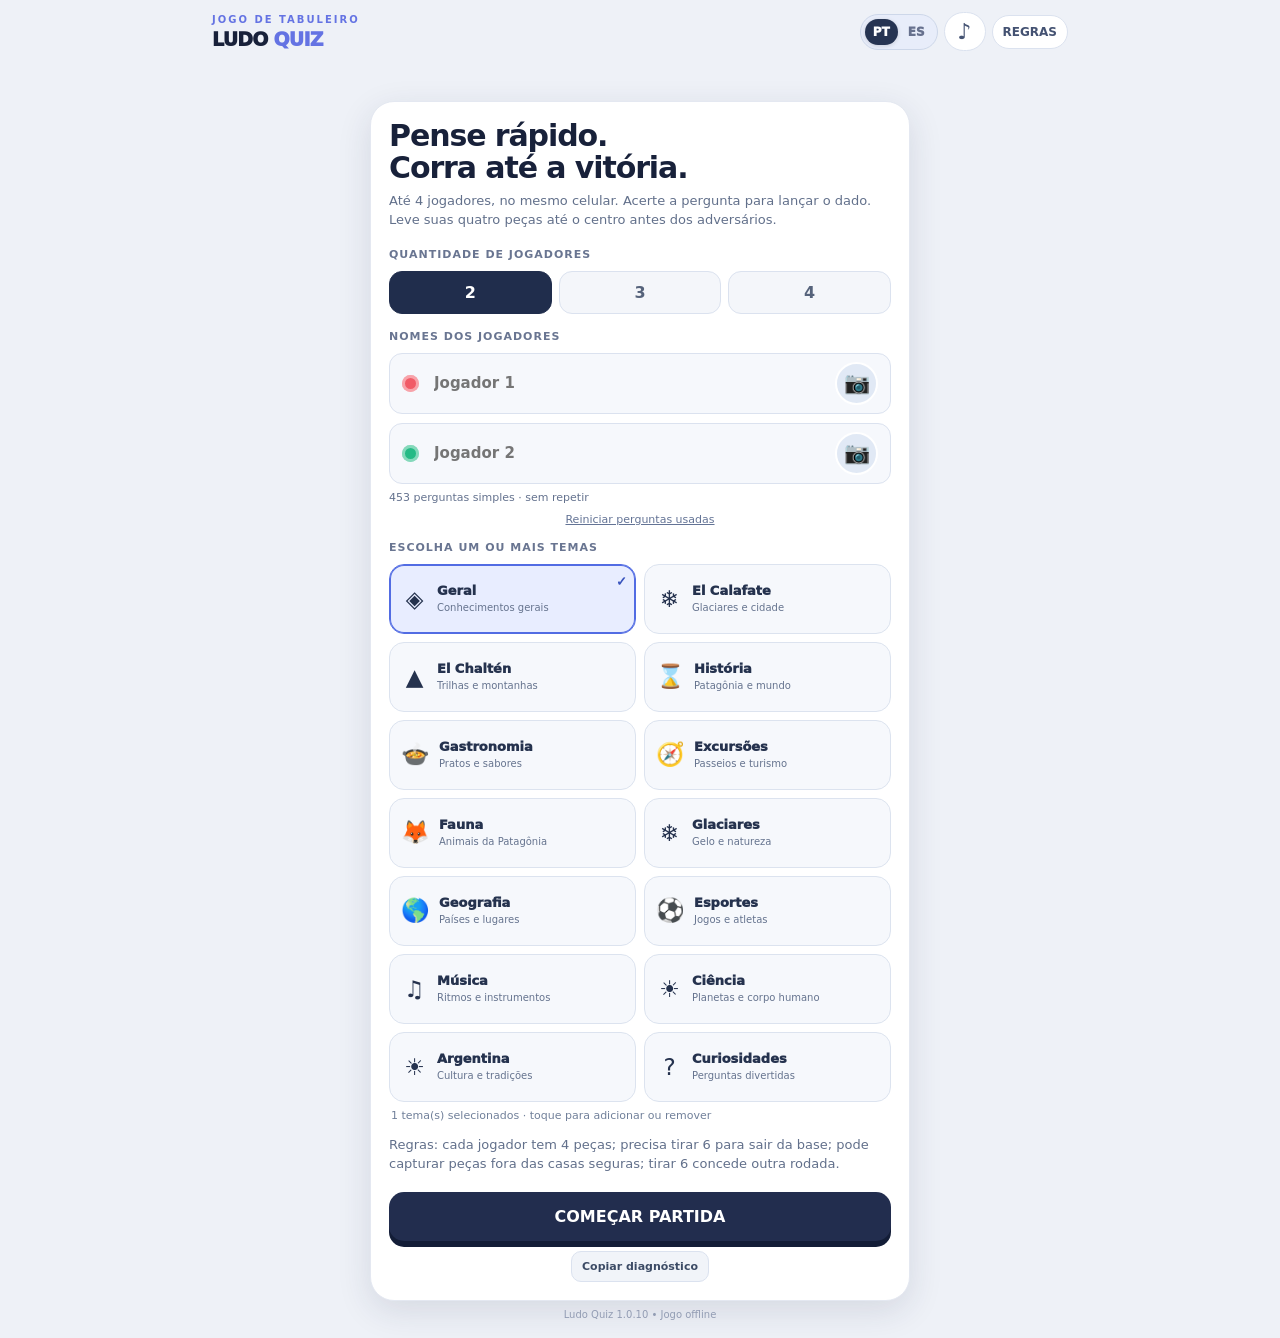
<file: ludo-quiz/app/src/main/assets/index.html>
<!DOCTYPE html>
<html lang="pt-BR">
<head>
<meta charset="UTF-8">
<meta name="viewport" content="width=device-width,initial-scale=1,maximum-scale=1,viewport-fit=cover,user-scalable=no">
<meta name="theme-color" content="#11182d">
<title>Ludo Quiz · Perguntas & Corrida</title>
<style>
:root{color-scheme:light;--bg:#eef1f7;--panel:#fff;--text:#18213a;--muted:#62708b;--line:#dbe2ef;--red:#f15b67;--green:#25ba85;--yellow:#f1b83e;--blue:#548ff0;--shadow:0 10px 34px rgba(30,45,75,.12)}
*{box-sizing:border-box;-webkit-tap-highlight-color:transparent}
html,body{margin:0;min-height:100%;font-family:system-ui,-apple-system,'Segoe UI',sans-serif;background:var(--bg);color:var(--text)}
button,input,select{font:inherit}button{cursor:pointer;touch-action:manipulation}button:disabled{cursor:not-allowed;opacity:.55}
[hidden]{display:none!important}
#app{max-width:880px;margin:auto;padding:12px 12px calc(18px + env(safe-area-inset-bottom))}
.top{display:flex;align-items:center;justify-content:space-between;gap:10px;margin-bottom:12px}.logo{font-weight:1000;font-size:19px;letter-spacing:-.8px;line-height:1.05}.logo span{color:#6473e3}.eyebrow{font-size:10px;letter-spacing:2px;font-weight:850;color:#6473e3;margin-bottom:5px}.pill{border:1px solid var(--line);background:white;border-radius:999px;padding:9px 12px;color:#445272;font-weight:800;font-size:12px}
.panel{background:var(--panel);border:1px solid #e4e8f1;box-shadow:var(--shadow);border-radius:24px;padding:18px}
#setup{max-width:540px;margin:28px auto 0}.setup-h1{margin:0 0 6px;font-size:30px;letter-spacing:-1.1px;line-height:1.08}.sub{color:var(--muted);line-height:1.5;font-size:13px;margin:6px 0 18px}.seg{display:flex;gap:7px;margin:0 0 16px}.seg button{flex:1;border:1px solid var(--line);background:#f4f6fa;border-radius:13px;padding:11px;font-weight:900;color:#56637b}.seg button.active{background:#202d4c;color:white;border-color:#202d4c}.playersForm{display:grid;gap:9px}.playerInput{display:flex;align-items:center;gap:10px;background:#f6f8fc;border:1px solid var(--line);padding:8px 12px;border-radius:13px}.dot{height:17px;width:17px;border-radius:50%;flex:none;box-shadow:inset 0 0 0 3px #ffffff70}.playerInput input{background:transparent;border:0;outline:0;width:100%;min-width:0;color:var(--text);font-weight:750;font-size:15px;padding:5px}.sectionLabel{font-size:11px;letter-spacing:1px;font-weight:900;text-transform:uppercase;color:#697591;margin:14px 0 10px}.primary{background:#222d4e;border:0;border-radius:15px;color:white;font-weight:900;padding:15px 19px;width:100%;box-shadow:0 6px 0 #131d37;transition:transform .12s}.primary:active{transform:translateY(3px);box-shadow:0 3px 0 #131d37}.secondary{background:#f1f4f9;border:1px solid var(--line);color:#3c4b65;border-radius:13px;padding:12px;font-weight:800}
#game{display:none}#game.visible{display:block}.turnhead{display:flex;justify-content:space-between;align-items:center;gap:7px;margin-bottom:10px}.turnname{font-size:16px;font-weight:1000;display:flex;gap:8px;align-items:center}.turninfo{font-size:11px;color:#697791;margin-top:3px}.score{font-size:10px;line-height:1.5;color:#677691;font-weight:850;white-space:nowrap;text-align:right}
.boardframe{border-radius:19px;background:white;padding:6px;border:1px solid #d4dce9;box-shadow:var(--shadow)}
#board{width:100%;max-width:610px;aspect-ratio:1;margin:auto;display:grid;grid-template-columns:repeat(15,minmax(0,1fr));grid-template-rows:repeat(15,minmax(0,1fr));gap:1px;background:#c8d1e0;border:1px solid #c8d1e0;overflow:hidden;border-radius:12px}
.cell{position:relative;background:#f8faff;min-width:0;min-height:0;display:flex;align-items:center;justify-content:center}.cell.base-red{background:#fce6e9}.cell.base-green{background:#dcf7ec}.cell.base-yellow{background:#fff4d9}.cell.base-blue{background:#e5efff}.cell.track{background:#fff}.cell.track.safe{background:#e6e8f3}.cell.track.start-red{background:var(--red)}.cell.track.start-green{background:var(--green)}.cell.track.start-yellow{background:var(--yellow)}.cell.track.start-blue{background:var(--blue)}.cell.lane-red{background:#fa8993}.cell.lane-green{background:#74e5b4}.cell.lane-yellow{background:#ffd86c}.cell.lane-blue{background:#86b8ff}.cell.center{background:conic-gradient(from 45deg,var(--green) 0 25%,var(--yellow) 25% 50%,var(--blue) 50% 75%,var(--red) 75% 100%)}.cell.centerWin{background:#fff}.cell.baseBorder{background:rgba(255,255,255,.7)}
.crown{font-size:clamp(14px,4.3vw,30px);filter:drop-shadow(0 1px 2px #0003)}.mark{font-size:clamp(7px,2vw,12px);color:#73819e;opacity:.9;font-weight:1000}.start-mark{color:white;opacity:1;font-size:clamp(8px,2vw,14px)}
.token{position:relative;width:72%;height:72%;border-radius:50%;border:2px solid white;box-shadow:0 2px 4px #1d2b4e55;display:flex;align-items:center;justify-content:center;color:white;font-size:clamp(8px,2vw,14px);font-weight:1000;padding:0;margin:0;z-index:3;line-height:1}.token.red{background:#e54357}.token.green{background:#17a36f}.token.yellow{background:#e9aa22;color:#372c10}.token.blue{background:#3775d6}.token.selectable{outline:2px solid #273451;outline-offset:1px;animation:pulse .85s alternate infinite}.tokensOnCell{width:100%;height:100%;display:flex;align-items:center;justify-content:center;flex-wrap:wrap;gap:0;position:relative}.tokensOnCell .token{width:44%;height:44%;border-width:1px;font-size:clamp(6px,1.4vw,11px)}.tokensOnCell .token:only-child{width:76%;height:76%}.baseCircle{position:absolute;inset:4px;border-radius:50%;border:1px solid #fff9;background:#fff8}.baseLock{position:absolute;inset:1px;border-radius:6px;border:1px solid #fff6;pointer-events:none}
@keyframes pulse{to{filter:brightness(1.3);transform:scale(1.1)}}
.playerbar{display:flex;gap:6px;margin:10px 0}.pchip{min-width:0;flex:1;background:#fff;border:2px solid transparent;border-radius:12px;padding:7px 5px;text-align:center;box-shadow:0 3px 9px #15274510}.pchip.active{border-color:#344566;transform:translateY(-1px)}.pchip .pname{font-size:11px;font-weight:900;text-overflow:ellipsis;overflow:hidden;white-space:nowrap}.pchip .pmeta{font-size:10px;color:#64708b;margin-top:2px;white-space:nowrap}.pchip .pcdot{width:9px;height:9px;border-radius:50%;display:inline-block;margin-right:4px}
.actionPanel{background:#fff;border:1px solid #dfe6f0;box-shadow:var(--shadow);padding:14px;border-radius:18px;display:flex;align-items:center;gap:12px}.dice{width:60px;height:60px;flex:none;display:grid;place-items:center;background:#f5f7fc;border:1px solid #e2e8f2;border-radius:13px;font-size:39px;font-weight:1000;line-height:1}.actionText{font-size:13px;font-weight:850;line-height:1.3}.actionHint{color:#64718a;font-size:11px;line-height:1.4;margin-top:3px}.controls{display:flex;gap:7px;margin-top:10px}.controls button{flex:1;font-size:12px;padding:11px 8px}.moveoptions{display:flex;flex-wrap:wrap;gap:7px;margin-top:10px}.moveoptions button{border:2px solid #8a98b2;border-radius:10px;background:white;color:#253250;font-weight:800;padding:10px;min-width:72px}
.help{font-size:11px;line-height:1.55;color:#6a768f;margin:12px 2px 0;text-align:center}
.overlay{position:fixed;inset:0;background:#0c1729ad;display:flex;align-items:center;justify-content:center;padding:14px;z-index:20;overflow-y:auto;overscroll-behavior:contain}.modal{width:min(100%,490px);max-height:calc(100dvh - 24px);overflow-y:auto;background:#fff;border-radius:24px;padding:20px;box-shadow:0 24px 90px #060d2590}.qcategory{font-size:11px;text-transform:uppercase;letter-spacing:1.5px;font-weight:950;color:#5f71c7}.qname{font-size:12px;font-weight:850;color:#64718e;margin-top:5px}.question{font-size:clamp(21px,5vw,29px);line-height:1.17;font-weight:1000;letter-spacing:-.7px;margin:14px 0 19px}.answers{display:grid;gap:9px}.answer{width:100%;display:flex;align-items:center;gap:13px;text-align:left;background:#f5f7fc;border:2px solid #e1e7f1;border-radius:14px;padding:13px 11px;font-weight:780;color:#24324c;font-size:14px;min-height:58px}.answer .letter{display:grid;place-items:center;background:#e5eafa;border-radius:9px;flex:none;width:30px;height:30px;font-weight:950}.answer.correct{border-color:#15ad75;background:#e2faef}.answer.wrong{border-color:#ed5d69;background:#ffebed}.answer:disabled{opacity:1;cursor:default}.result{margin:13px 0;padding:13px;border-radius:13px;background:#eff8f4;font-size:13px;font-weight:800;line-height:1.4}.result.bad{background:#fff1f1}.modalBtn{margin-top:15px}
#endModal .question{margin-bottom:10px}.trophy{font-size:56px;margin-bottom:8px}
.footer{margin-top:8px;text-align:center;font-size:10px;color:#929cb3}
@media (min-width:760px){#game{max-width:650px;margin:auto}.boardframe{padding:9px}#setup{margin-top:50px}}
@media (max-width:370px){#app{padding:7px}.panel{padding:14px}#board{gap:0}.boardframe{padding:3px}.token{border-width:1px}.playerbar{gap:3px}.pchip{padding:6px 3px}.pchip .pname{font-size:10px}}
@media (prefers-reduced-motion:reduce){*{animation:none!important;transition:none!important}}

/* v1.0.1: new language toggle, board icons and immersive handoff. */
.topActions{display:flex;align-items:center;gap:6px}.topActions .pill{padding:9px 10px}.langToggle{display:flex;align-items:center;gap:2px;padding:4px!important;background:#e8edfa;border:1px solid #cdd7e9}.langOpt{border-radius:999px;color:#67718e;padding:6px 8px;font-weight:950;font-size:12px}.langOpt.active{background:#263452;color:#fff;box-shadow:0 1px 4px #0002}
.cell .mark svg{display:block;width:100%;height:100%;fill:none;stroke:currentColor;stroke-linecap:round;stroke-linejoin:round;stroke-width:2.5}.cell .start-mark{display:block;width:60%;height:60%;color:#fff}.cell .safe-mark{display:block;width:70%;height:70%;color:#7a87a7}.cell .safe-mark svg{stroke-width:1.8}
.crown{width:85%;height:85%;display:grid;place-items:center}.crown svg{width:88%;height:88%;fill:none;stroke:#c08d32;stroke-width:1.9;stroke-linecap:round;stroke-linejoin:round;filter:drop-shadow(0 1px 1px #0002)}
.token{background-image:radial-gradient(circle at 35% 24%,#ffffff78 0,transparent 45%);box-shadow:inset 0 -3px 1px #0003,0 2px 3px #18224466}.token.selectable{box-shadow:inset 0 -2px 2px #0002,0 0 0 2px #fff,0 0 0 4px #283855}
.dice{background:linear-gradient(150deg,#fff,#e8eefa);box-shadow:inset 0 -4px 0 #d3dbec,0 4px 9px #23304b17}.dice svg{width:49px;height:49px}.diceGlyph{display:inline-block;width:80%;height:80%;vertical-align:middle}.diceGlyph rect{fill:#fff;stroke:#273657;stroke-width:1.3}.diceGlyph circle{fill:#263657}
.questionTop{display:flex;align-items:center;justify-content:space-between;gap:10px}.questionLang{background:#f3f5fb;color:#273855;border:1px solid #dce3f0;border-radius:10px;padding:8px 11px;font-size:12px;font-weight:950}
.turnOverlay{position:fixed;inset:0;z-index:30;background:radial-gradient(circle at 30% 20%,color-mix(in srgb,var(--active-color),#10192e 75%),#0b1428 76%);color:#fff;display:flex;overflow:auto;overscroll-behavior:contain;isolation:isolate;padding:calc(18px + env(safe-area-inset-top)) max(20px,env(safe-area-inset-right)) calc(22px + env(safe-area-inset-bottom)) max(20px,env(safe-area-inset-left))}
.turnAmbient{position:absolute;border-radius:50%;background:var(--active-color);filter:blur(60px);opacity:.2;pointer-events:none;z-index:-1}.turnAmbientA{width:250px;height:250px;left:-130px;top:12%}.turnAmbientB{width:210px;height:210px;right:-120px;bottom:15%}
.turnContent{width:min(100%,580px);min-height:100%;margin:auto;display:flex;flex-direction:column;gap:14px;justify-content:space-between;text-align:center}.turnTop{display:flex;justify-content:space-between;align-items:center;gap:10px}.turnBadge{letter-spacing:2px;font-size:11px;font-weight:950;color:#d7dcef}.turnLang{color:#fff;background:#ffffff1d;border:1px solid #ffffff3e;border-radius:12px;padding:10px 13px;font-size:12px;font-weight:900}.turnHero{margin:auto;display:flex;align-items:center;flex-direction:column;width:100%;padding:20px 0 2px}.turnIcon{width:90px;height:90px;border-radius:24px;display:grid;place-items:center;background:linear-gradient(145deg,var(--active-color),#fff2);box-shadow:0 14px 40px #0006,inset 0 0 0 2px #ffffff53}.turnIcon svg{width:56px;height:56px;fill:none;stroke:#fff;stroke-width:1.6;stroke-linecap:round;stroke-linejoin:round}.turnHeadline{font-size:clamp(17px,5vw,24px);font-weight:950;letter-spacing:2px;margin:24px 0 4px;color:#dfe7ff}.turnHugeName{font-size:clamp(40px,12vw,74px);font-weight:1000;letter-spacing:-2px;line-height:1.08;margin:0;overflow-wrap:anywhere;color:#fff;text-shadow:0 4px 30px #0004}.turnSubtext{margin-top:18px;font-size:clamp(16px,4.3vw,21px);line-height:1.45;color:#e5eaf5;max-width:340px}.turnDice{margin-top:20px;min-height:80px;display:grid;place-items:center}.turnDice svg{width:104px;height:104px;filter:drop-shadow(0 12px 16px #0004);animation:diceReveal .4s ease-out both}@keyframes diceReveal{from{transform:scale(.65) rotate(-18deg);opacity:.4}to{transform:scale(1) rotate(0);opacity:1}}
.turnAction{width:100%;background:var(--active-color);color:#0a1424;border:0;border-radius:18px;min-height:68px;font-weight:1000;font-size:18px;letter-spacing:.2px;box-shadow:0 7px 0 color-mix(in srgb,var(--active-color),#000 45%)}.turnAction:active{transform:translateY(3px)}.turnAction:disabled{opacity:.65}.turnBottom{font-size:11px;font-weight:700;color:#c2cce3;min-height:14px}
@media(orientation:landscape) and (max-height:520px){.turnContent{gap:5px}.turnHero{padding:3px 0}.turnIcon{width:54px;height:54px;border-radius:15px}.turnIcon svg{width:32px;height:32px}.turnHeadline{margin:10px 0 2px;font-size:14px}.turnHugeName{font-size:clamp(30px,6vw,48px)}.turnSubtext{margin-top:4px;font-size:13px}.turnDice{margin-top:3px;min-height:38px}.turnDice svg{width:44px;height:44px}.turnAction{min-height:47px;font-size:15px}}
</style>
<style>/* v1.0.5: giro visual de 180 grados, audio y animaciones. */
.soundToggle{min-width:42px;min-height:39px;font-size:22px!important;line-height:1;padding:6px 10px!important}
.soundToggle.muted{opacity:.57}
.turnSoundBtn{background:#ffffff1d;border:1px solid #ffffff3e;color:white;border-radius:12px;min-width:43px;min-height:42px;font-size:22px}
.turnTopButtons{display:flex;align-items:center;gap:7px}
/* Tabuleiro fixo como no Ludo fisico; somente as telas de pergunta e de turno acompanham o jogador. */
#questionOverlay,.turnOverlay{transform-origin:center center;transition:transform .58s cubic-bezier(.22,.79,.18,1)}
html.facing-reverse #questionOverlay,html.facing-reverse .turnOverlay{transform:rotate(180deg)}
.turnContent.fx-handoff{animation:fxEnter .48s ease both}
@keyframes fxEnter{from{opacity:.60;scale:.91}to{opacity:1;scale:1}}
#turnDice.fx-rolling .diceGlyph{animation:fxDice .42s ease-in-out infinite}
@keyframes fxDice{0%{transform:translateY(-5px) rotate(-18deg) scale(.93)}50%{transform:translateY(6px) rotate(16deg) scale(1.10)}100%{transform:translateY(-5px) rotate(-18deg) scale(.93)}}
.token:not(.selectable){transition:filter .2s}
.answer.correct{animation:fxCorrect .3s ease}
.answer.wrong{animation:fxWrong .35s ease}
@keyframes fxCorrect{0%,100%{transform:scale(1)}50%{transform:scale(1.025)}}
@keyframes fxWrong{0%,100%{transform:translateX(0)}25%{transform:translateX(-5px)}75%{transform:translateX(5px)}}
@media(prefers-reduced-motion:reduce){#questionOverlay,.turnOverlay{transition:none!important}.turnContent.fx-handoff,.fx-rolling .diceGlyph{animation:none!important}}

/* Rotated full-screen overlays must not inherit horizontal scroll from decorative glows. */
.turnOverlay{overflow-x:hidden}
.turnAmbientA{left:0}
.turnAmbientB{right:0}
</style>
<style>/* Seletor compacto de temas; preserva o tabuleiro e os estilos existentes. */
.themeGrid{display:grid;grid-template-columns:repeat(2,minmax(0,1fr));gap:8px;margin:0 0 4px}
.themeCard{border:1.5px solid #dce3ef;background:#f6f8fc;border-radius:15px;padding:11px;display:flex;align-items:center;gap:9px;color:#25324e;text-align:left;min-width:0;min-height:75px;transition:transform .13s,border-color .13s,background-color .13s}
.themeCard.active{border-color:#526ce3;background:#e8edff;box-shadow:inset 0 0 0 1px #526ce3}
.themeCard:active{transform:scale(.98)}.themeIcon{font-size:23px;flex:0 0 27px;text-align:center}.themeCopy{min-width:0}.themeName{display:block;font-size:13px;font-weight:950}.themeDesc{display:block;font-size:10px;color:#65738e;margin-top:4px;line-height:1.25}.themeSmallHelp{margin:7px 2px 13px;font-size:11px;color:#71809a}
@media(max-width:355px){.themeCard{padding:8px 7px;gap:6px}.themeIcon{font-size:19px;flex-basis:22px}.themeName{font-size:12px}.themeDesc{font-size:9px}}


/* Seleção múltipla sem novos controles globais. */
.themeCard.active{position:relative;padding-right:25px}
.themeCard.active::after{content:"✓";position:absolute;right:8px;top:9px;font-size:13px;font-weight:1000;color:#3853bd}
#themeChoices .themeCard{min-height:70px}
</style>
<style>/* Ludo Quiz v1.0.7 - dual-facing, read-only opponent view. */
#questionOverlay.dualQuestion{display:flex;flex-direction:column;justify-content:stretch;align-items:stretch;gap:0;overflow:hidden;padding:0;background:#11182e}
#questionOverlay.dualQuestion>.modal{width:100%;max-width:none;height:50dvh;min-height:0;max-height:none;flex:1 1 50%;border-radius:0;padding:12px max(12px,env(safe-area-inset-right)) 18px max(12px,env(safe-area-inset-left));overflow-x:hidden;overflow-y:auto;overscroll-behavior:contain;box-shadow:none;border-top:3px solid #8998bc}
#questionOverlay.dualQuestion .questionMirror{width:100%;height:50dvh;min-height:0;flex:1 1 50%;overflow:hidden;overflow-y:auto;overscroll-behavior:contain;transform:rotate(180deg);background:#17213a;color:#fff;padding:12px max(12px,env(safe-area-inset-left));pointer-events:auto;user-select:none;touch-action:pan-y}
#questionOverlay .questionTop{margin-bottom:2px}
#questionOverlay .question{font-size:clamp(16px,3.6vw,23px);line-height:1.16;margin:7px 0 10px;letter-spacing:-.35px}
#questionOverlay .qcategory,#questionOverlay .qname{font-size:10px;margin-top:0}
#questionOverlay .answers{gap:6px}
#questionOverlay .answer{font-size:clamp(12px,2.6vw,15px);min-height:39px;padding:6px 9px;gap:8px;border-radius:10px;line-height:1.2}
#questionOverlay .answer .letter{width:25px;height:25px;flex:none}
#questionOverlay .result{font-size:11px;padding:7px 9px;margin:8px 0}
#questionOverlay .modalBtn{min-height:36px;margin-top:9px;padding:7px}
.mirrorHeader{display:flex;justify-content:space-between;align-items:center;gap:10px;margin-bottom:4px}
.mirrorTag{background:#263655;color:#b9d8ff;border:1px solid #496291;border-radius:8px;font-size:10px;font-weight:900;padding:4px 7px;letter-spacing:.4px}
.mirrorWho{font-size:11px;font-weight:900;color:#dbe7ff;text-overflow:ellipsis;overflow:hidden;white-space:nowrap}
.mirrorCategory{font-size:10px;color:#9fb6ee;letter-spacing:1px;text-transform:uppercase;font-weight:900}
.mirrorQuestion{font-weight:950;line-height:1.2;font-size:clamp(15px,3.7vw,22px);margin:5px 0 9px}
.mirrorAnswers{display:grid;gap:5px}
.mirrorAnswer{display:flex;align-items:center;gap:7px;min-height:29px;background:#273656;border:1px solid #3c506e;border-radius:9px;padding:5px 7px;font-weight:700;font-size:clamp(11px,2.6vw,14px);line-height:1.25}
.mirrorLetter{font-weight:950;display:grid;place-items:center;width:22px;min-width:22px;height:22px;background:#3d527b;border-radius:6px}
.mirrorAnswer.correct{background:#134e3c;border-color:#33c589}
.mirrorAnswer.wrong{background:#6b273c;border-color:#fa7882}
.mirrorResult{border:1px solid #47658f;border-radius:9px;background:#263c59;padding:7px;margin-top:8px;color:#fff;font-size:12px;font-weight:800}
#questionOverlay.dualQuestion>.modal .questionLang{padding:4px 7px;font-size:10px}
.diagControls{margin:12px 0 0;display:flex;align-items:center;gap:10px;flex-wrap:wrap;justify-content:center}.diagControls .secondary,.diagSetup .secondary{font-size:11px;padding:8px 10px;border-radius:10px}.diagSetup{margin-top:10px;text-align:center}#diagStatus{font-size:11px;font-weight:750;color:#526783}
.turnCaptureMsg{max-width:470px;margin:12px auto 0;background:#ffffff1e;border:1px solid #ffffff65;padding:11px 12px;border-radius:12px;color:#fff;font-size:clamp(12px,3vw,16px);font-weight:850;line-height:1.35}
.diagManual{position:fixed;inset:0;z-index:100;display:flex;align-items:center;justify-content:center;background:#0b122ddc;padding:12px}.diagManualInner{width:min(100%,600px);max-height:90dvh;background:#fff;border-radius:16px;display:flex;flex-direction:column;gap:9px;padding:16px}.diagManual textarea{height:55dvh;min-height:150px;overflow:auto;font-size:11px;font-family:monospace;width:100%}.diagManual .primary{padding:10px}
@media (orientation:landscape) and (max-height:520px){#questionOverlay.dualQuestion .questionMirror,#questionOverlay.dualQuestion>.modal{padding:5px 12px}#questionOverlay .question,.mirrorQuestion{font-size:13px;margin:2px 0 4px}#questionOverlay .answer,.mirrorAnswer{min-height:27px;padding:3px 6px;font-size:11px}#questionOverlay .answers,.mirrorAnswers{gap:3px}#questionOverlay .answer .letter,.mirrorLetter{width:19px;height:19px;min-width:19px}#questionOverlay .qcategory,#questionOverlay .qname,.mirrorCategory,.mirrorWho{font-size:9px}}
/* Keep the opponent's question closer to their own edge when there is spare room. */
#questionOverlay.dualQuestion .questionMirror{display:flex;flex-direction:column}
#questionOverlay.dualQuestion .questionMirror .mirrorHeader{margin-top:auto;flex-shrink:0}
#questionOverlay.dualQuestion .questionMirror .mirrorCategory,#questionOverlay.dualQuestion .questionMirror .mirrorQuestion,#questionOverlay.dualQuestion .questionMirror .mirrorAnswers{flex-shrink:0}
@media(orientation:landscape) and (max-height:520px){
 #questionOverlay.dualQuestion .answers,#questionOverlay.dualQuestion .mirrorAnswers{grid-template-columns:repeat(2,minmax(0,1fr))}
 #questionOverlay.dualQuestion .answer,#questionOverlay.dualQuestion .mirrorAnswer{min-height:34px}
}

/* Leitura confortável: cada lado rola separadamente, só a metade ativa responde. */
#questionOverlay.dualQuestion>.modal .question,#questionOverlay.dualQuestion .mirrorQuestion{overflow-wrap:anywhere}
@media(orientation:landscape) and (max-height:520px){#questionOverlay .question,.mirrorQuestion{font-size:15px;line-height:1.25}#questionOverlay .answer,.mirrorAnswer{font-size:12px;line-height:1.25;min-height:34px}}
</style>
<style>/* Ludo Quiz 1.0.8: perfil, perguntas sem repetição, cartas e capturas */
.photoChoice{display:grid;place-items:center;flex:0 0 43px;width:43px;height:43px;border-radius:50%;background:#e1e9f5;border:2px solid #fff;overflow:hidden;position:relative;cursor:pointer;font-size:21px}
.photoChoice img{height:100%;width:100%;object-fit:cover}.photoFile{position:absolute;opacity:0;width:100%;height:100%;inset:0;cursor:pointer;font-size:0}
.turnIcon .playerPhoto{width:100%;height:100%;object-fit:cover;border-radius:22px}.turnPhotoMini{width:32px;height:32px;border-radius:50%;object-fit:cover;border:2px solid white}.playerChipPhoto{width:24px;height:24px;border-radius:50%;object-fit:cover;vertical-align:middle;margin-right:3px}
.questionHelpers{display:flex;gap:8px;align-items:stretch;margin:0 0 10px}.questionHelpers button{flex:1;border:1px solid #cdd7ee;border-radius:12px;background:#ebf1fc;color:#253451;padding:10px 6px;font-size:12px;font-weight:850}
.questionHelpers button:disabled{opacity:.4}.cardPanel{background:#edf1fb;padding:11px;border-radius:15px;margin-bottom:10px}.cardGrid{display:grid;grid-template-columns:repeat(4,1fr);gap:8px}.mysteryCard{min-height:58px;border-radius:13px;background:linear-gradient(145deg,#243b71,#725bb8);border:2px solid #d9e1fd;color:#fff;font-size:25px;font-weight:900;box-shadow:0 3px 0 #182241}.cardPanel .cardDesc{font-size:12px;color:#4a5879;margin:0 0 8px}.cardResult{font-size:12px;margin:5px 0 8px;color:#463d95;font-weight:900}.answer.removed{background:#e3e6ed;color:#7c8490;border-style:dashed;opacity:.65}.mirrorAnswer.removed{color:#8991a5;opacity:.64;border-style:dashed}
.eatenGhost{z-index:95;pointer-events:none;display:grid;place-items:center;color:white;border:2px solid white;box-shadow:0 0 28px #ffda43,0 0 8px #000;border-radius:50%;font-size:clamp(13px,3vw,25px);font-weight:1000}
.captureFlash{position:fixed;top:43%;left:50%;transform:translate(-50%,-50%);z-index:94;padding:10px 25px;font-size:clamp(22px,8vw,46px);font-weight:1000;color:white;text-shadow:0 4px 11px #000,-2px -2px 0 #f03d49;pointer-events:none;animation:capturePop 1.8s ease forwards}
@keyframes capturePop{0%{opacity:0;scale:.5}15%{opacity:1;scale:1.3}65%{opacity:1;scale:1}100%{opacity:0;scale:.8}}
.repertoireInfo{font-size:11px;color:#64728e;margin-top:7px}.resetRepertoire{display:block;margin:8px auto 0;font-size:11px;color:#637395;border:0;background:transparent;text-decoration:underline}
@media(max-width:390px){.questionHelpers button{font-size:11px}.cardGrid{gap:4px}}
@media(prefers-reduced-motion:reduce){.captureFlash{animation:none!important}}
</style>
</head>
<body>
<div id="app">
 <header class="top"><div><div class="eyebrow" id="brandEyebrow">JOGO DE TABULEIRO</div><div class="logo">LUDO <span>QUIZ</span></div></div><div class="topActions"><button class="pill langToggle" id="langBtn" type="button" aria-label="Mudar idioma" aria-pressed="false"><span class="langOpt active" data-lang="pt">PT</span><span class="langOpt" data-lang="es">ES</span></button><button class="pill soundToggle" id="soundBtn" type="button" aria-label="Desativar sons">♪</button><button class="pill" id="topBtn" type="button">REGRAS</button></div></header>
 <section id="setup" class="panel">
  <h1 class="setup-h1">Pense rápido.<br>Corra até a vitória.</h1>
  <p class="sub">Até 4 jogadores, no mesmo celular. Acerte a pergunta para lançar o dado. Leve suas quatro peças até o centro antes dos adversários.</p>
  <div class="sectionLabel">Quantidade de jogadores</div>
  <div id="countButtons" class="seg" role="group" aria-label="Quantidade de jogadores">
   <button type="button" data-count="2" class="active">2</button><button type="button" data-count="3">3</button><button type="button" data-count="4">4</button>
  </div>
  <div class="sectionLabel">Nomes dos jogadores</div><div id="playersForm" class="playersForm"></div><div id="repertoireInfo" class="repertoireInfo"></div><button type="button" id="resetRepertoire" class="resetRepertoire">Reiniciar perguntas usadas</button>
<div class="sectionLabel" id="themeLabel">Tema das perguntas</div>
<div id="themeChoices" class="themeGrid" role="group" aria-labelledby="themeLabel">
<button class="themeCard active" type="button" data-theme="general" aria-pressed="true"><span class="themeIcon" aria-hidden="true">◈</span><span class="themeCopy"><span class="themeName">Geral</span><span class="themeDesc">Conhecimentos gerais e curiosidades.</span></span></button>
<button class="themeCard" type="button" data-theme="calafate" aria-pressed="false"><span class="themeIcon" aria-hidden="true">❄</span><span class="themeCopy"><span class="themeName">El Calafate</span><span class="themeDesc">Glaciares, cidade e natureza.</span></span></button>
<button class="themeCard" type="button" data-theme="chalten" aria-pressed="false"><span class="themeIcon" aria-hidden="true">▲</span><span class="themeCopy"><span class="themeName">El Chaltén</span><span class="themeDesc">Montanhas, trilhas e lugares.</span></span></button>
<button class="themeCard" type="button" data-theme="historia" aria-pressed="false"><span class="themeIcon" aria-hidden="true">⌛</span><span class="themeCopy"><span class="themeName">História</span><span class="themeDesc">Patagônia, Argentina e mundo.</span></span></button>
<button class="themeCard" type="button" data-theme="gastronomia" aria-pressed="false"><span class="themeIcon" aria-hidden="true">🍲</span><span class="themeCopy"><span class="themeName">Gastronomia</span><span class="themeDesc">Pratos e sabores</span></span></button>
<button class="themeCard" type="button" data-theme="excursoes" aria-pressed="false"><span class="themeIcon" aria-hidden="true">🧭</span><span class="themeCopy"><span class="themeName">Excursões</span><span class="themeDesc">Passeios e turismo</span></span></button>
<button class="themeCard" type="button" data-theme="fauna" aria-pressed="false"><span class="themeIcon" aria-hidden="true">🦊</span><span class="themeCopy"><span class="themeName">Fauna</span><span class="themeDesc">Animais patagônicos</span></span></button>
<button class="themeCard" type="button" data-theme="glaciares" aria-pressed="false"><span class="themeIcon" aria-hidden="true">❄</span><span class="themeCopy"><span class="themeName">Glaciares</span><span class="themeDesc">Gelo e natureza</span></span></button>
<button class="themeCard" type="button" data-theme="geografia" aria-pressed="false"><span class="themeIcon" aria-hidden="true">🌎</span><span class="themeCopy"><span class="themeName">Geografia</span><span class="themeDesc">Países e lugares</span></span></button>
<button class="themeCard" type="button" data-theme="esportes" aria-pressed="false"><span class="themeIcon" aria-hidden="true">⚽</span><span class="themeCopy"><span class="themeName">Esportes</span><span class="themeDesc">Jogos e atletas</span></span></button>
<button class="themeCard" type="button" data-theme="musica" aria-pressed="false"><span class="themeIcon" aria-hidden="true">♫</span><span class="themeCopy"><span class="themeName">Música</span><span class="themeDesc">Ritmos e instrumentos</span></span></button>
<button class="themeCard" type="button" data-theme="ciencia" aria-pressed="false"><span class="themeIcon" aria-hidden="true">☀</span><span class="themeCopy"><span class="themeName">Ciência</span><span class="themeDesc">Planetas e corpo humano</span></span></button>
<button class="themeCard" type="button" data-theme="argentina" aria-pressed="false"><span class="themeIcon" aria-hidden="true">☀</span><span class="themeCopy"><span class="themeName">Argentina</span><span class="themeDesc">Cultura e tradições</span></span></button>
<button class="themeCard" type="button" data-theme="curiosidades" aria-pressed="false"><span class="themeIcon" aria-hidden="true">?</span><span class="themeCopy"><span class="themeName">Curiosidades</span><span class="themeDesc">Perguntas divertidas</span></span></button>
</div><p id="themeHelp" class="themeSmallHelp">Toque para selecionar vários temas.</p>

  <p class="sub">Regras: cada jogador tem 4 peças; precisa tirar 6 para sair da base; pode capturar peças fora das casas seguras; tirar 6 concede outra rodada.</p>
  <button class="primary" id="startBtn" type="button">COMEÇAR PARTIDA</button>
  <div id="resumeWrap" hidden style="margin-top:14px"><button class="secondary" id="resumeBtn" style="width:100%" type="button">CONTINUAR PARTIDA SALVA</button></div>
  <div class="diagSetup"><button type="button" id="diagSetupBtn" class="secondary">Copiar diagnóstico</button></div>
 </section>
 <main id="game" aria-label="Jogo Ludo Quiz">
  <section class="turnhead"><div><div class="turnname"><img id="turnFace" class="turnPhotoMini" hidden alt="Foto de perfil"><span id="turnDot" class="dot"></span><span id="turnPlayer">Jogador 1</span></div><div class="turninfo" id="turnInfo">Sua vez de responder</div></div><div class="score" id="scoreInfo">0 perguntas certas</div></section>
  <div class="boardframe"><div id="board" role="group" aria-label="Tabuleiro de Ludo com 4 peças por jogador"></div></div>
  <div id="playerbar" class="playerbar"></div>
  <div class="actionPanel"><div id="dice" class="dice" aria-label="Dado">?</div><div style="flex:1;min-width:0"><div class="actionText" id="actionText">Prepare-se para responder</div><div class="actionHint" id="actionHint">Acerte para lançar o dado.</div></div></div>
  <div id="moveoptions" class="moveoptions" hidden></div>
  <div class="controls"><button class="secondary" type="button" id="gameAction">RESPONDER</button><button class="secondary" type="button" id="rulesBtn">REGRAS</button><button class="secondary" type="button" id="newBtn">NOVO JOGO</button></div>
  <p class="help">Toque na peça destacada ou escolha o número da peça para avançar. O progresso é salvo automaticamente neste aparelho.</p>
  <div class="diagControls"><button type="button" id="diagBtn" class="secondary">Copiar diagnóstico completo</button><span id="diagStatus" role="status" aria-live="polite"></span></div>
 </main>
 <div class="footer" id="footerText">Ludo Quiz 1.0.1 • Jogo offline</div>
</div>
<div id="questionOverlay" class="overlay dualQuestion" hidden>
  <section id="questionMirror" class="questionMirror" aria-label="Pergunta visível para o outro lado" aria-live="polite">
    <div class="mirrorHeader"><span id="mirrorTag" class="mirrorTag">SOMENTE OBSERVAR</span><span id="mirrorWho" class="mirrorWho"></span></div>
    <div id="mirrorCategory" class="mirrorCategory"></div><div id="mirrorQuestion" class="mirrorQuestion"></div>
    <div id="mirrorAnswers" class="mirrorAnswers"></div><div id="mirrorResult" class="mirrorResult" hidden></div>
  </section>
  <div class="modal" role="dialog" aria-modal="true" aria-labelledby="questionText"><div class="questionTop"><div class="qcategory" id="questionCat">PERGUNTA</div><button type="button" class="questionLang" id="questionLangBtn">PT / ES</button></div><div class="qname" id="questionWho"></div><div class="question" id="questionText"></div><div id="questionHelpers" class="questionHelpers"><button id="skipQuestionBtn" type="button">Pular (4)</button><button id="cardsQuestionBtn" type="button">Cartas (2)</button></div><div id="cardPanel" class="cardPanel" hidden><p class="cardDesc" id="cardDesc"></p><div id="cardGrid" class="cardGrid"></div></div><div id="cardResult" class="cardResult" hidden></div><div id="answers" class="answers"></div><div id="questionResult" class="result" hidden></div><button id="questionNext" type="button" class="primary modalBtn" hidden></button></div></div>
<div id="rulesOverlay" class="overlay" hidden><div class="modal" role="dialog" aria-modal="true" aria-labelledby="rulesTitle"><h2 id="rulesTitle">Como jogar</h2><p class="sub"><b>1.</b> Selecione de 2 a 4 jogadores e comece uma partida. Cada um controla quatro peças da sua cor.</p><p class="sub"><b>2.</b> No seu turno, responda uma pergunta com quatro alternativas. Se errar, perde a vez. Se acertar, pode lançar o dado.</p><p class="sub"><b>3.</b> Uma peça só pode sair da base quando o dado mostrar <b>6</b>. Escolha qual peça deseja movimentar.</p><p class="sub"><b>4.</b> Se parar numa casa de outro jogador fora das casas seguras (★), a peça adversária volta para a base.</p><p class="sub"><b>5.</b> O número 6 concede um turno extra; perguntas também se aplicam ao turno extra. Para chegar ao centro, precisa de número exato.</p><p class="sub"><b>6.</b> Ganha quem levar as quatro peças ao centro primeiro. Funciona sem internet, e a partida fica salva no aparelho.</p><button class="primary" type="button" id="closeRules">ENTENDI</button></div></div>
<div id="endOverlay" class="overlay" hidden><div class="modal" role="dialog" aria-modal="true"><div class="trophy">🏆</div><div class="qcategory">PARTIDA ENCERRADA</div><div class="question" id="winnerText">Vencedor!</div><p class="sub" id="winnerDetails"></p><button class="primary" type="button" id="restartBtn">JOGAR NOVAMENTE</button></div></div>
<div id="turnOverlay" class="turnOverlay" hidden role="dialog" aria-modal="true" aria-labelledby="turnName">
  <div class="turnAmbient turnAmbientA"></div><div class="turnAmbient turnAmbientB"></div>
  <div class="turnContent">
    <div class="turnTop"><div id="turnBadge" class="turnBadge">PRÓXIMO JOGADOR</div><div class="turnTopButtons"><button type="button" id="turnSoundBtn" class="turnSoundBtn" aria-label="Desativar sons">♪</button><button type="button" id="turnLangBtn" class="turnLang">PT / ES</button></div></div>
    <div class="turnHero"><div id="turnIcon" class="turnIcon" aria-label="Perfil do jogador"></div><div id="turnHeadline" class="turnHeadline">SUA VEZ!</div><h2 id="turnName" class="turnHugeName">Jogador 1</h2><div id="turnSubtext" class="turnSubtext">Prepare-se para responder.</div><div id="turnCaptureMsg" class="turnCaptureMsg" hidden></div><div id="turnDice" class="turnDice" aria-hidden="true"></div></div>
    <button id="turnAction" class="turnAction" type="button">VER PERGUNTA</button><div class="turnBottom" id="turnBottom">Toque para continuar</div>
  </div>
</div>
<script>/* Ludo Quiz v1.0.5 – efeitos isolados; nenhuma regra de jogo aqui. */
window.LudoFX=(function(){
 'use strict';
 const KEY='ludo_quiz_fx_sound_v1';
 let enabled=true,ctx=null,diceInterval=null;
 try{enabled=localStorage.getItem(KEY)!=='off';}catch(e){}
 function audioContext(){
  if(!enabled)return null;
  if(!ctx){try{const AC=window.AudioContext||window.webkitAudioContext;if(AC)ctx=new AC();}catch(e){return null;}}
  if(ctx&&ctx.state==='suspended'){try{ctx.resume().catch(()=>{});}catch(e){}}
  return ctx;
 }
 function tone(hz,delay,duration,volume=0.065,type='sine'){
  const a=audioContext();if(!a)return;
  try{
   const start=a.currentTime+delay,osc=a.createOscillator(),gain=a.createGain();
   osc.type=type;osc.frequency.setValueAtTime(hz,start);
   gain.gain.setValueAtTime(0.0001,start);
   gain.gain.exponentialRampToValueAtTime(volume,start+0.013);
   gain.gain.exponentialRampToValueAtTime(0.0001,start+duration);
   osc.connect(gain);gain.connect(a.destination);
   osc.start(start);osc.stop(start+duration+0.015);
  }catch(e){}
 }
 function sound(kind){
  if(!enabled)return;
  if(kind==='turn'){tone(420,0,.12,.05);tone(620,.13,.18,.055);}
  if(kind==='correct'){tone(480,0,.12);tone(660,.12,.12);tone(850,.24,.22,.08);}
  if(kind==='wrong'){tone(320,0,.18,.06,'triangle');tone(220,.18,.25,.055,'triangle');}
  if(kind==='dice'){for(let i=0;i<7;i++)tone(280+i*42,i*.085,.07,.04,'triangle');tone(770,.66,.22,.07);}
  if(kind==='move'){for(let i=0;i<3;i++)tone(290+i*70,i*.075,.085,.035);}
  if(kind==='card'){tone(550,0,.08,.06);tone(730,.1,.11,.06);tone(900,.21,.18,.065);}
  if(kind==='devour'){for(let i=0;i<11;i++)tone(920-i*62,i*.07,.13,.065,'sawtooth');tone(150,.7,.5,.095,'triangle');tone(820,.83,.22,.08);}
  if(kind==='capture'){tone(540,0,.10,.07);tone(240,.10,.22,.08,'triangle');tone(700,.24,.20,.05);}
  if(kind==='bonus'){tone(520,0,.10);tone(720,.12,.10);tone(920,.24,.22);}
  if(kind==='win'){[440,554,659,880,1046].forEach((v,i)=>tone(v,i*.13,.31,.055));}
  if(kind==='tap')tone(520,0,.10,.045);
 }
 function rotate(flag){
  document.documentElement.classList.toggle('facing-reverse',Boolean(flag));
 }
 function translate(getLang){
  const es=typeof getLang==='function'&&getLang()==='es';
  for(const id of ['soundBtn','turnSoundBtn']){
   const b=document.getElementById(id);if(!b)continue;
   b.textContent=enabled?'♪':'♪̸';
   b.setAttribute('aria-label',es?(enabled?'Desactivar sonidos':'Activar sonidos'):(enabled?'Desativar sons':'Ativar sons'));
   b.setAttribute('aria-pressed',String(enabled));
   b.title=b.getAttribute('aria-label');
   b.classList.toggle('muted',!enabled);
  }
 }
 function init(getLang){
  const toggle=()=>{
   enabled=!enabled;
   try{localStorage.setItem(KEY,enabled?'on':'off');}catch(e){}
   translate(getLang);
   if(enabled)sound('tap');
  };
  for(const id of ['soundBtn','turnSoundBtn']){
   const b=document.getElementById(id);if(b)b.addEventListener('click',toggle);
  }
  document.addEventListener('pointerdown',function firstAudioTouch(){audioContext();},{once:true,capture:true,passive:true});
  translate(getLang);
 }
 function handoff(){
  const content=document.querySelector('#turnOverlay .turnContent');
  if(!content)return;
  content.classList.remove('fx-handoff');
  void content.offsetWidth;
  content.classList.add('fx-handoff');
 }
 function animateDice(holder,result,drawDice){
  if(diceInterval!==null){clearInterval(diceInterval);diceInterval=null;}
  if(!holder||!drawDice)return;
  holder.classList.remove('fx-rolling');
  void holder.offsetWidth;
  holder.classList.add('fx-rolling');
  let count=0;
  holder.innerHTML=drawDice(1+Math.floor(Math.random()*6));
  diceInterval=setInterval(()=>{
   count++;
   if(count>=8){
    clearInterval(diceInterval);diceInterval=null;
    holder.innerHTML=drawDice(result);
    holder.classList.remove('fx-rolling');
   }else{holder.innerHTML=drawDice(1+Math.floor(Math.random()*6));}
  },88);
 }
 function clearDice(){
  if(diceInterval!==null){clearInterval(diceInterval);diceInterval=null;}
 }
 function animateMove(previousRect,newEl,captured){
  if(!newEl||!previousRect)return;
  if(window.matchMedia&&window.matchMedia('(prefers-reduced-motion: reduce)').matches)return;
  if(typeof newEl.animate!=='function')return;
  /* O tabuleiro permanece fixo; coordenadas da peca nao mudam com o jogador. */
  const r=newEl.getBoundingClientRect();
  let dx=previousRect.left+previousRect.width/2-r.left-r.width/2;
  let dy=previousRect.top+previousRect.height/2-r.top-r.height/2;
  try{
   newEl.animate([
    {transform:'translate('+dx+'px,'+dy+'px) scale(1.03)',opacity:'.75',filter:'brightness(1.2)'},
    {transform:'translate(0,0) scale(1.23)',opacity:'1',filter:'brightness(1.3)',offset:.7},
    {transform:'translate(0,0) scale(1)',opacity:'1',filter:'none'}
   ],{duration:1850,easing:'cubic-bezier(.2,.8,.2,1)'});
   if(captured)newEl.animate([{boxShadow:'0 0 0 0px #fff'},{boxShadow:'0 0 0 9px #fff0'}],{duration:650,easing:'ease-out'});
  }catch(e){}
 }
 return {init,translate,rotate,handoff,animateDice,clearDice,animateMove,sound};
})();
</script>
<script>/* Ludo Quiz v1.0.6: bancos históricos bilíngues e seleção isolada de temas. */
(function(){'use strict';
const STORAGE_KEY='ludo_quiz_theme_v1';
const DATA={"calafate":{"pt":[["El Calafate","Em qual província argentina fica El Calafate?","Santa Cruz","Chubut","Neuquén","Tierra del Fuego"],["El Calafate","Às margens de qual lago fica El Calafate?","Lago Argentino","Lago Viedma","Lago Nahuel Huapi","Lago Fagnano"],["El Calafate","Em que ano El Calafate foi fundada oficialmente?","1927","1885","1937","1985"],["El Calafate","Qual data é comemorada como aniversário de El Calafate?","7 de dezembro","9 de julho","12 de outubro","25 de maio"],["El Calafate","A cidade de El Calafate recebeu o nome de quê?","Um arbusto nativo","Um glaciar","Um explorador","Um rio brasileiro"],["El Calafate","Qual é o glaciar mais conhecido perto de El Calafate?","Perito Moreno","Glaciar Martial","Glaciar Ventisquero Negro","Glaciar San Rafael"],["El Calafate","Em qual parque fica o glaciar Perito Moreno?","Parque Nacional Los Glaciares","Parque Nacional Iguazú","Parque Nacional Nahuel Huapi","Parque Nacional Lanín"],["El Calafate","Em que ano foi criado o Parque Nacional Los Glaciares?","1937","1816","1985","2001"],["El Calafate","Em que ano Los Glaciares se tornou Patrimônio Mundial da UNESCO?","1981","1937","2005","2018"],["El Calafate","Qual formação se conecta ao glaciar Perito Moreno e pode represar o Brazo Rico?","Península de Magallanes","Península Valdés","Isla Grande de Tierra del Fuego","Isla Victoria"],["El Calafate","Qual braço do Lago Argentino pode ter seu nível elevado pela barragem de gelo?","Brazo Rico","Brazo Norte","Brazo del Paraná","Brazo del Plata"],["El Calafate","Qual nome tem o canal com icebergs ao lado do Perito Moreno?","Canal de los Témpanos","Canal Beagle","Canal de Panamá","Canal San Carlos"],["El Calafate","O que são as famosas rupturas do glaciar Perito Moreno?","Quebras de uma barreira de gelo","Erupções vulcânicas","Terremotos submarinos","Tempestades de areia"],["El Calafate","Qual é o nome do aeroporto de El Calafate?","Comandante Armando Tola","Ministro Pistarini","Jorge Newbery","Almirante Zar"],["El Calafate","Qual dessas atividades permite ver o glaciar Perito Moreno de passarelas?","Caminhar pelas plataformas de observação","Andar de metrô","Subir uma torre de televisão","Atravessar uma ponte suspensa urbana"],["El Calafate","Qual rodovia provincial liga El Calafate à região do glaciar Perito Moreno?","Ruta Provincial 11","Ruta Provincial 41","Ruta Nacional 3","Ruta Nacional 9"],["El Calafate","Onde fica a seccional Río Mitre de acesso à área do Perito Moreno?","Na península de Magallanes","Na península Valdés","Em Buenos Aires","Na ilha Victoria"],["El Calafate","Qual destes glaciares também está em Los Glaciares?","Upsala","Martial","Vinciguerra","Ventisquero Negro"],["El Calafate","Qual glaciar do parque é famoso nas navegações do Lago Argentino?","Spegazzini","Pastoruri","Queulat","Cerro Tronador"],["El Calafate","Qual é uma árvore típica dos bosques andino-patagônicos de Los Glaciares?","Lenga","Baobá","Coqueiro","Dendezeiro"],["El Calafate","Qual é a cor típica do fruto maduro do arbusto calafate?","Azul-escuro","Branco","Vermelho-vivo","Laranja"],["El Calafate","O Parque Nacional Los Glaciares protege principalmente quais ambientes?","Gelo, bosques e estepe patagônica","Dunas tropicais e manguezais","Recifes de coral","Savanas africanas"],["El Calafate","Qual região de gelo alimenta vários glaciares do parque?","Campo de Gelo Patagônico Sul","Gelo do Himalaia","Calota da Groenlândia","Planalto do Atacama"],["El Calafate","Qual destes é um porto de excursões na região de El Calafate?","Puerto Bandera","Puerto Madero","Puerto Belgrano","Puerto Madryn"],["El Calafate","Qual é o papel histórico de El Calafate antes do turismo moderno?","Parada de carroças e viajantes","Capital do Império Inca","Centro de mineração de ouro amazônico","Porto de grandes transatlânticos"]],"es":[["El Calafate","¿En qué provincia argentina está El Calafate?","Santa Cruz","Chubut","Neuquén","Tierra del Fuego"],["El Calafate","¿A orillas de qué lago está El Calafate?","Lago Argentino","Lago Viedma","Lago Nahuel Huapi","Lago Fagnano"],["El Calafate","¿En qué año fue fundado oficialmente El Calafate?","1927","1885","1937","1985"],["El Calafate","¿Qué fecha se celebra como aniversario de El Calafate?","7 de diciembre","9 de julio","12 de octubre","25 de mayo"],["El Calafate","¿De dónde viene el nombre El Calafate?","De un arbusto nativo","De un glaciar","De un explorador","De un río brasileño"],["El Calafate","¿Cuál es el glaciar más conocido cerca de El Calafate?","Perito Moreno","Glaciar Martial","Glaciar Ventisquero Negro","Glaciar San Rafael"],["El Calafate","¿En qué parque está el glaciar Perito Moreno?","Parque Nacional Los Glaciares","Parque Nacional Iguazú","Parque Nacional Nahuel Huapi","Parque Nacional Lanín"],["El Calafate","¿En qué año se creó el Parque Nacional Los Glaciares?","1937","1816","1985","2001"],["El Calafate","¿En qué año Los Glaciares fue declarado Patrimonio Mundial de la UNESCO?","1981","1937","2005","2018"],["El Calafate","¿Qué formación puede contactar el glaciar Perito Moreno y represar el Brazo Rico?","Península de Magallanes","Península Valdés","Isla Grande de Tierra del Fuego","Isla Victoria"],["El Calafate","¿Qué brazo del Lago Argentino puede aumentar su nivel por la barrera de hielo?","Brazo Rico","Brazo Norte","Brazo del Paraná","Brazo del Plata"],["El Calafate","¿Cómo se llama el canal con témpanos junto al Perito Moreno?","Canal de los Témpanos","Canal Beagle","Canal de Panamá","Canal San Carlos"],["El Calafate","¿Qué son las famosas rupturas del glaciar Perito Moreno?","Roturas de una barrera de hielo","Erupciones volcánicas","Terremotos submarinos","Tormentas de arena"],["El Calafate","¿Cómo se llama el aeropuerto de El Calafate?","Comandante Armando Tola","Ministro Pistarini","Jorge Newbery","Almirante Zar"],["El Calafate","¿Qué actividad permite ver el glaciar Perito Moreno desde pasarelas?","Caminar por plataformas de observación","Viajar en subte","Subir una torre de televisión","Cruzar un puente colgante urbano"],["El Calafate","¿Qué ruta provincial conecta El Calafate con la zona del glaciar Perito Moreno?","Ruta Provincial 11","Ruta Provincial 41","Ruta Nacional 3","Ruta Nacional 9"],["El Calafate","¿Dónde está la seccional Río Mitre de acceso al Perito Moreno?","En la península de Magallanes","En la península Valdés","En Buenos Aires","En la isla Victoria"],["El Calafate","¿Cuál de estos glaciares también está en Los Glaciares?","Upsala","Martial","Vinciguerra","Ventisquero Negro"],["El Calafate","¿Qué glaciar del parque es famoso en las navegaciones del Lago Argentino?","Spegazzini","Pastoruri","Queulat","Cerro Tronador"],["El Calafate","¿Qué árbol es típico de los bosques andino-patagónicos de Los Glaciares?","Lenga","Baobab","Cocotero","Palma aceitera"],["El Calafate","¿De qué color suele ser el fruto maduro del arbusto calafate?","Azul oscuro","Blanco","Rojo intenso","Naranja"],["El Calafate","¿Qué ambientes protege principalmente el Parque Nacional Los Glaciares?","Hielos, bosques y estepa patagónica","Dunas tropicales y manglares","Arrecifes de coral","Sabanas africanas"],["El Calafate","¿Qué región de hielo alimenta varios glaciares del parque?","Campo de Hielo Patagónico Sur","Hielo del Himalaya","Casquete de Groenlandia","Meseta de Atacama"],["El Calafate","¿Cuál de estos es un puerto de excursiones de la zona de El Calafate?","Puerto Bandera","Puerto Madero","Puerto Belgrano","Puerto Madryn"],["El Calafate","¿Qué función histórica tenía El Calafate antes del turismo moderno?","Posta de carretas y viajeros","Capital del Imperio inca","Centro minero de oro amazónico","Puerto de grandes transatlánticos"]]},"chalten":{"pt":[["El Chaltén","Em que ano foi fundado El Chaltén?","1985","1927","1937","1816"],["El Chaltén","Em qual data El Chaltén comemora seu aniversário?","12 de outubro","7 de dezembro","25 de maio","9 de julho"],["El Chaltén","Em que província argentina fica El Chaltén?","Santa Cruz","Mendoza","Chubut","Salta"],["El Chaltén","Qual é o título nacional de El Chaltén?","Capital Nacional do Trekking","Capital Nacional do Tango","Capital Nacional do Surf","Capital Nacional do Vinho"],["El Chaltén","Qual montanha de El Chaltén também se chama Fitz Roy?","Cerro Chaltén","Cerro Tronador","Cerro Catedral","Cerro Aconcágua"],["El Chaltén","Qual outro famoso pico fica próximo do Fitz Roy?","Cerro Torre","Cerro Otto","Cerro Champaquí","Cerro Uritorco"],["El Chaltén","Em qual parque nacional está El Chaltén?","Los Glaciares","Iguazú","Talampaya","Los Alerces"],["El Chaltén","El Chaltén é porta de entrada de qual setor de Los Glaciares?","Setor norte","Setor atlântico","Setor marítimo","Setor desértico oriental"],["El Chaltén","Qual rio passa pelo vale de El Chaltén?","Río de las Vueltas","Río Paraná","Río Uruguay","Río Bermejo"],["El Chaltén","Qual é um dos rios que se encontram na localização de El Chaltén?","Río Fitz Roy","Río Paraguay","Río Pilcomayo","Río Colorado"],["El Chaltén","Qual lago fica ao norte de El Chaltén, no vale do Río de las Vueltas?","Lago del Desierto","Lago Nahuel Huapi","Lago Fagnano","Lago San Martín do Brasil"],["El Chaltén","Qual lago é relacionado ao glaciar Viedma?","Lago Viedma","Lago Titicaca","Lago Argentino Superior","Lago Fagnano"],["El Chaltén","Qual é a lagoa famosa ao pé do Fitz Roy?","Laguna de los Tres","Laguna Esmeralda de Ushuaia","Laguna Chascomús","Laguna Mar Chiquita"],["El Chaltén","Que lagoa é destino da trilha com vista para o Cerro Torre?","Laguna Torre","Laguna Verde de Bariloche","Laguna Nimez","Laguna Diamante"],["El Chaltén","Qual lagoa fica numa rota de caminhada para o Fitz Roy?","Laguna Capri","Laguna del Diamante","Laguna Chascomús","Laguna Mar Chiquita"],["El Chaltén","Qual acampamento aparece na trilha para Laguna de los Tres?","Poincenot","Campamento Aconcagua Plaza de Mulas","Campamento Río Gallegos","Campamento Lago Escondido"],["El Chaltén","Qual vegetação é comum nos bosques de trilhas de El Chaltén?","Lengas e ñires","Palmeiras e bambus tropicais","Cactos gigantes do Saara","Baobás africanos"],["El Chaltén","El Chaltén se consolidou principalmente como destino de qual atividade?","Trekking e montanhismo","Surfe oceânico","Mergulho em recifes","Passeios de deserto em camelo"],["El Chaltén","Por que a fundação de El Chaltén em 1985 teve importância geopolítica?","Presença argentina em área de disputa de limites","Construção do Canal de Panamá","Mudança da capital argentina","Descoberta do petróleo do Brasil"],["El Chaltén","Aproximadamente quantos km separam El Calafate e El Chaltén por estrada?","220 km","20 km","700 km","1.500 km"],["El Chaltén","Qual das trilhas clássicas termina diante do maciço Fitz Roy?","Laguna de los Tres","Camino del Inca no Peru","Circuito dos Sete Lagos","Trilha do Corcovado"],["El Chaltén","Qual montanha aparece na paisagem de Laguna Torre?","Cerro Torre","Cerro Catedral","Pico Paraná","Cerro Otto"],["El Chaltén","Qual ambiente caracteriza as trilhas próximas a El Chaltén?","Montanhas, rios e bosques patagônicos","Manguezais tropicais","Dunas costeiras do Caribe","Florestas equatoriais amazônicas"],["El Chaltén","Qual dessas é uma atividade típica na região do Lago del Desierto?","Caminhadas e navegação","Esqui no deserto de sal","Mergulho em recifes tropicais","Observação de tubarões oceânicos"],["El Chaltén","Em que parte da Patagônia argentina fica El Chaltén?","Patagônia austral","Selva missioneira","Puna de Jujuy","Pampas de Buenos Aires"]],"es":[["El Chaltén","¿En qué año se fundó El Chaltén?","1985","1927","1937","1816"],["El Chaltén","¿En qué fecha El Chaltén celebra su aniversario?","12 de octubre","7 de diciembre","25 de mayo","9 de julio"],["El Chaltén","¿En qué provincia argentina está El Chaltén?","Santa Cruz","Mendoza","Chubut","Salta"],["El Chaltén","¿Qué título nacional tiene El Chaltén?","Capital Nacional del Trekking","Capital Nacional del Tango","Capital Nacional del Surf","Capital Nacional del Vino"],["El Chaltén","¿Qué montaña de El Chaltén también se llama Fitz Roy?","Cerro Chaltén","Cerro Tronador","Cerro Catedral","Cerro Aconcagua"],["El Chaltén","¿Qué otra famosa cumbre está cerca del Fitz Roy?","Cerro Torre","Cerro Otto","Cerro Champaquí","Cerro Uritorco"],["El Chaltén","¿En qué parque nacional está El Chaltén?","Los Glaciares","Iguazú","Talampaya","Los Alerces"],["El Chaltén","¿El Chaltén es puerta de entrada de qué sector de Los Glaciares?","Sector norte","Sector atlántico","Sector marítimo","Sector desértico oriental"],["El Chaltén","¿Qué río recorre el valle de El Chaltén?","Río de las Vueltas","Río Paraná","Río Uruguay","Río Bermejo"],["El Chaltén","¿Cuál de estos ríos confluye cerca de El Chaltén?","Río Fitz Roy","Río Paraguay","Río Pilcomayo","Río Colorado"],["El Chaltén","¿Qué lago está al norte de El Chaltén, en el valle del río de las Vueltas?","Lago del Desierto","Lago Nahuel Huapi","Lago Fagnano","Lago San Martín de Brasil"],["El Chaltén","¿Con qué lago está relacionado el glaciar Viedma?","Lago Viedma","Lago Titicaca","Lago Argentino Superior","Lago Fagnano"],["El Chaltén","¿Qué laguna famosa está al pie del Fitz Roy?","Laguna de los Tres","Laguna Esmeralda de Ushuaia","Laguna Chascomús","Laguna Mar Chiquita"],["El Chaltén","¿Qué laguna es destino de la caminata con vista al Cerro Torre?","Laguna Torre","Laguna Verde de Bariloche","Laguna Nimez","Laguna Diamante"],["El Chaltén","¿Qué laguna está en una ruta de caminata hacia el Fitz Roy?","Laguna Capri","Laguna del Diamante","Laguna Chascomús","Laguna Mar Chiquita"],["El Chaltén","¿Qué campamento está en el sendero a Laguna de los Tres?","Poincenot","Campamento Aconcagua Plaza de Mulas","Campamento Río Gallegos","Campamento Lago Escondido"],["El Chaltén","¿Qué vegetación es común en los bosques de senderos de El Chaltén?","Lengas y ñires","Palmeras y bambúes tropicales","Cactus gigantes del Sahara","Baobabs africanos"],["El Chaltén","¿El Chaltén se consolidó principalmente como destino de qué actividad?","Trekking y montañismo","Surf oceánico","Buceo en arrecifes","Paseos en camello por el desierto"],["El Chaltén","¿Por qué la fundación de El Chaltén en 1985 tuvo importancia geopolítica?","Presencia argentina en zona de disputa limítrofe","Construcción del Canal de Panamá","Cambio de la capital argentina","Descubrimiento de petróleo en Brasil"],["El Chaltén","¿Aproximadamente cuántos km separan El Calafate y El Chaltén por ruta?","220 km","20 km","700 km","1.500 km"],["El Chaltén","¿Cuál de los senderos clásicos termina frente al macizo Fitz Roy?","Laguna de los Tres","Camino del Inca en Perú","Circuito de los Siete Lagos","Sendero del Corcovado"],["El Chaltén","¿Qué montaña forma parte del paisaje de Laguna Torre?","Cerro Torre","Cerro Catedral","Pico Paraná","Cerro Otto"],["El Chaltén","¿Qué ambiente caracteriza los senderos cerca de El Chaltén?","Montañas, ríos y bosques patagónicos","Manglares tropicales","Dunas costeras del Caribe","Selvas ecuatoriales amazónicas"],["El Chaltén","¿Cuál de estas actividades es típica en la zona de Lago del Desierto?","Caminatas y navegación","Esquí en salares","Buceo en arrecifes tropicales","Avistaje de tiburones oceánicos"],["El Chaltén","¿En qué parte de la Patagonia argentina está El Chaltén?","Patagonia austral","Selva misionera","Puna de Jujuy","Pampas de Buenos Aires"]]},"historia":{"pt":[["História","Em qual cidade foi declarada a independência argentina em 1816?","San Miguel de Tucumán","Buenos Aires","Córdoba","Mendoza"],["História","Em que dia e mês se comemora a independência argentina?","9 de julho","25 de maio","12 de outubro","7 de dezembro"],["História","Em que ano ocorreu a Revolução de Maio argentina?","1810","1816","1853","1937"],["História","Qual governo foi formado em Buenos Aires em 25 de maio de 1810?","Primeira Junta","Congresso de Tucumán","Senado Federal atual","Conselho do Mercosul"],["História","Quem presidiu a Primeira Junta de 1810?","Cornelio Saavedra","José de San Martín","Manuel Belgrano","Juan Manuel de Rosas"],["História","A independência argentina rompeu os vínculos políticos com qual monarquia?","Espanhola","Britânica","Portuguesa","Francesa"],["História","Em que ano foi sancionada a Constituição Nacional argentina?","1853","1810","1927","1985"],["História","Qual general está associado à travessia dos Andes durante as independências sul-americanas?","José de San Martín","Simón Bolívar na Patagônia","Francisco Pizarro","Bartolomé Mitre no Himalaia"],["História","Qual figura histórica dá nome ao glaciar Perito Moreno?","Francisco Pascasio Moreno","José Gervasio Artigas","Manuel Dorrego","Juan Manuel Fangio"],["História","Em que ano El Calafate foi reconhecida oficialmente como povoado?","1927","1816","1853","1985"],["História","Qual data marca a fundação de El Chaltén?","12 de outubro de 1985","25 de maio de 1810","9 de julho de 1816","7 de dezembro de 1927"],["História","Qual foi um dos motivos para fundar El Chaltén?","Consolidar presença em área fronteiriça","Criar uma capital nacional","Abrir um porto no Atlântico","Construir uma ferrovia transcontinental"],["História","Em que ano o Parque Nacional Los Glaciares foi criado?","1937","1880","1981","2000"],["História","Em qual ano a UNESCO reconheceu Los Glaciares como Patrimônio Mundial?","1981","1927","1853","2020"],["História","Em qual província aconteceram as greves rurais conhecidas como Patagônia Rebelde?","Santa Cruz","Misiones","Formosa","Tucumán"],["História","Em que período ocorreram as grandes greves rurais da Patagônia Rebelde?","1921–1922","1810–1811","1985–1986","2009–2010"],["História","Qual povo indígena é historicamente associado ao sul da Patagônia?","Aonikenk","Maias","Astecas","Vikings"],["História","Em que ano foi assinado o tratado de limites entre Argentina e Chile citado na história de El Chaltén?","1881","1927","1985","2001"],["História","Qual era uma atividade importante das estâncias da região de El Calafate?","Criação de ovelhas","Produção de café tropical","Plantio de cacau","Cultivo de cana-de-açúcar"],["História","Em que ano começou a Primeira Guerra Mundial?","1914","1810","1939","1969"],["História","Em que ano terminou a Segunda Guerra Mundial?","1945","1918","1969","1989"],["História","Em que ano ocorreu a chegada dos primeiros humanos à Lua?","1969","1945","1989","2001"],["História","Em que ano caiu o Muro de Berlim?","1989","1914","1945","2005"],["História","Em que ano o Brasil declarou a independência de Portugal?","1822","1500","1810","1889"],["História","Qual civilização construiu Machu Picchu?","Inca","Romana","Egípcia","Grega"]],"es":[["Historia","¿En qué ciudad se declaró la independencia argentina en 1816?","San Miguel de Tucumán","Buenos Aires","Córdoba","Mendoza"],["Historia","¿Qué día y mes se celebra la independencia argentina?","9 de julio","25 de mayo","12 de octubre","7 de diciembre"],["Historia","¿En qué año ocurrió la Revolución de Mayo argentina?","1810","1816","1853","1937"],["Historia","¿Qué gobierno se formó en Buenos Aires el 25 de mayo de 1810?","Primera Junta","Congreso de Tucumán","Senado Federal actual","Consejo del Mercosur"],["Historia","¿Quién presidió la Primera Junta de 1810?","Cornelio Saavedra","José de San Martín","Manuel Belgrano","Juan Manuel de Rosas"],["Historia","¿La independencia argentina rompió los vínculos políticos con qué monarquía?","Española","Británica","Portuguesa","Francesa"],["Historia","¿En qué año se sancionó la Constitución Nacional argentina?","1853","1810","1927","1985"],["Historia","¿Qué general está asociado al cruce de los Andes durante las independencias sudamericanas?","José de San Martín","Simón Bolívar en Patagonia","Francisco Pizarro","Bartolomé Mitre en el Himalaya"],["Historia","¿Qué figura histórica da nombre al glaciar Perito Moreno?","Francisco Pascasio Moreno","José Gervasio Artigas","Manuel Dorrego","Juan Manuel Fangio"],["Historia","¿En qué año El Calafate fue reconocida oficialmente como localidad?","1927","1816","1853","1985"],["Historia","¿Qué fecha marca la fundación de El Chaltén?","12 de octubre de 1985","25 de mayo de 1810","9 de julio de 1816","7 de diciembre de 1927"],["Historia","¿Cuál fue uno de los motivos para fundar El Chaltén?","Consolidar presencia en zona fronteriza","Crear una capital nacional","Abrir un puerto en el Atlántico","Construir un ferrocarril transcontinental"],["Historia","¿En qué año se creó el Parque Nacional Los Glaciares?","1937","1880","1981","2000"],["Historia","¿En qué año la UNESCO reconoció Los Glaciares como Patrimonio Mundial?","1981","1927","1853","2020"],["Historia","¿En qué provincia ocurrieron las huelgas rurales conocidas como Patagonia Rebelde?","Santa Cruz","Misiones","Formosa","Tucumán"],["Historia","¿En qué período ocurrieron las grandes huelgas rurales de la Patagonia Rebelde?","1921–1922","1810–1811","1985–1986","2009–2010"],["Historia","¿Qué pueblo indígena está históricamente asociado al sur de la Patagonia?","Aonikenk","Mayas","Aztecas","Vikingos"],["Historia","¿En qué año se firmó el tratado de límites entre Argentina y Chile citado en la historia de El Chaltén?","1881","1927","1985","2001"],["Historia","¿Qué actividad era importante en las estancias de la zona de El Calafate?","Cría de ovejas","Producción de café tropical","Cultivo de cacao","Cultivo de caña de azúcar"],["Historia","¿En qué año comenzó la Primera Guerra Mundial?","1914","1810","1939","1969"],["Historia","¿En qué año terminó la Segunda Guerra Mundial?","1945","1918","1969","1989"],["Historia","¿En qué año llegaron los primeros seres humanos a la Luna?","1969","1945","1989","2001"],["Historia","¿En qué año cayó el Muro de Berlín?","1989","1914","1945","2005"],["Historia","¿En qué año Brasil declaró su independencia de Portugal?","1822","1500","1810","1889"],["Historia","¿Qué civilización construyó Machu Picchu?","Inca","Romana","Egipcia","Griega"]]}};
const DETAILS={
 pt:{general:['Geral','Conhecimentos gerais'],calafate:['El Calafate','Glaciares e cidade'],chalten:['El Chaltén','Trilhas e montanhas'],historia:['História','Patagônia e mundo'],gastronomia:['Gastronomia','Pratos e sabores'],excursoes:['Excursões','Passeios e turismo'],fauna:['Fauna','Animais da Patagônia'],glaciares:['Glaciares','Gelo e natureza'],geografia:['Geografia','Países e lugares'],esportes:['Esportes','Jogos e atletas'],musica:['Música','Ritmos e instrumentos'],ciencia:['Ciência','Planetas e corpo humano'],argentina:['Argentina','Cultura e tradições'],curiosidades:['Curiosidades','Perguntas divertidas']},
 es:{general:['General','Cultura general'],calafate:['El Calafate','Glaciares y ciudad'],chalten:['El Chaltén','Senderos y montañas'],historia:['Historia','Patagonia y mundo'],gastronomia:['Gastronomía','Platos y sabores'],excursoes:['Excursiones','Paseos y turismo'],fauna:['Fauna','Animales patagónicos'],glaciares:['Glaciares','Hielo y naturaleza'],geografia:['Geografía','Países y lugares'],esportes:['Deportes','Juegos y atletas'],musica:['Música','Ritmos e instrumentos'],ciencia:['Ciencia','Planetas y cuerpo humano'],argentina:['Argentina','Cultura y tradiciones'],curiosidades:['Curiosidades','Preguntas divertidas']}
};
const THEMES=Object.keys(DETAILS.pt),KEY='ludo_quiz_theme_mix_v110';
let selected=['general'];
try{const x=JSON.parse(localStorage.getItem(KEY)||'null');if(Array.isArray(x)){const good=[...new Set(x.filter(t=>THEMES.includes(t)))];if(good.length)selected=good;}}catch(e){}
function current(){return selected[0]||'general';}
function currentList(){return selected.slice();}
function rows(theme,lang,Q,QES){
 if(theme==='general')return lang==='es'?QES:Q;
 if(DATA[theme])return lang==='es'?DATA[theme].es:DATA[theme].pt;
 return window.LudoTopics?window.LudoTopics.rows(theme,lang):[];
}
function toggleTheme(theme){if(!THEMES.includes(theme))return;
 selected=selected.includes(theme)?(selected.length>1?selected.filter(x=>x!==theme):selected):selected.concat(theme);
 try{localStorage.setItem(KEY,JSON.stringify(selected));}catch(e){}
 render();}
function render(){
 const l=document.documentElement.lang==='es'?'es':'pt';
 const title=document.getElementById('themeLabel');if(title)title.textContent=l==='es'?'Elegí uno o varios temas':'Escolha um ou mais temas';
 const help=document.getElementById('themeHelp');if(help)help.textContent=l==='es'?selected.length+' tema(s) seleccionados · tocá para agregar o quitar':selected.length+' tema(s) selecionados · toque para adicionar ou remover';
 document.querySelectorAll('button[data-theme]').forEach(el=>{
  const key=el.getAttribute('data-theme');const meta=DETAILS[l][key];if(!meta)return;
  const name=el.querySelector('.themeName'),desc=el.querySelector('.themeDesc');
  if(name)name.textContent=meta[0];if(desc)desc.textContent=meta[1];
  const active=selected.includes(key);el.classList.toggle('active',active);el.setAttribute('aria-pressed',String(active));el.setAttribute('aria-label',meta[0]+(active?(l==='es'?', elegido':', selecionado'):''));
 });
}
function init(){const parent=document.getElementById('themeChoices');if(!parent)return;
 parent.addEventListener('click',e=>{const btn=e.target.closest('button[data-theme]');if(btn)toggleTheme(btn.dataset.theme)});
 new MutationObserver(render).observe(document.documentElement,{attributes:true,attributeFilter:['lang']});render();
}
window.LudoThemes=Object.freeze({rows,current,currentList,init,selectedTheme:current,keys:THEMES,counts:{general:85,calafate:61,chalten:61,historia:58}});
})();
</script>
<script>/* Ludo Quiz 1.0.10: perguntas individuais, curtas, sem desafios duplos. */
window.LudoTopics=(function(){"use strict";
const DATA={"gastronomia":[{"pt":["Qual prato argentino é uma massa recheada?","Empanada","Sushi","Risoto","Salada"],"es":["¿Qué comida argentina es una masa rellena?","Empanada","Sushi","Risoto","Salada"]},{"pt":["Que doce argentino acompanha alfajores?","Dulce de leche","Mostarda","Maionese","Ketchup"],"es":["¿Qué dulce argentino rellena alfajores?","Dulce de leche","Mostarda","Maionese","Ketchup"]},{"pt":["Qual bebida é compartilhada em uma cuia?","Mate","Limonada","Café gelado","Refrigerante"],"es":["¿Qué bebida se comparte en un mate?","Mate","Limonada","Café gelado","Refrigerante"]},{"pt":["Qual carne é típica do asado patagônico?","Cordeiro","Atum","Frango","Caranguejo"],"es":["¿Qué carne es típica del asado patagónico?","Cordero","Atún","Pollo","Cangrejo"]},{"pt":["Que fruta dá nome à cidade de El Calafate?","Calafate","Banana","Maçã","Manga"],"es":["¿Qué fruto da nombre a El Calafate?","Calafate","Banana","Manzana","Manga"]},{"pt":["Qual alimento argentino tem massa e queijo?","Pizza","Sushi","Ceviche","Sopa"],"es":["¿Qué comida argentina tiene masa y queso?","Pizza","Sushi","Ceviche","Sopa"]},{"pt":["Qual bebida é feita de uvas?","Vinho","Mate","Leite","Suco de laranja"],"es":["¿Qué bebida se elabora con uvas?","Vino","Mate","Leche","Jugo de naranja"]},{"pt":["O que é um alfajor?","Doce recheado","Carne assada","Sopa","Salada"],"es":["¿Qué es un alfajor?","Dulce relleno","Carne asada","Sopa","Ensalada"]},{"pt":["Qual molho costuma acompanhar o churrasco?","Chimichurri","Chocolate","Ketchup","Caramelo"],"es":["¿Qué salsa suele acompañar el asado?","Chimichurri","Chocolate","Ketchup","Caramelo"]},{"pt":["Que alimento é tradicional nas empanadas?","Carne","Sorvete","Melancia","Chantilly"],"es":["¿Qué relleno es tradicional en empanadas?","Carne","Helado","Sandía","Chantilly"]},{"pt":["O que é uma milanesa?","Carne empanada","Sopa fria","Pão doce","Salada"],"es":["¿Qué es una milanesa?","Carne empanada","Sopa fría","Pan dulce","Ensalada"]},{"pt":["Qual bebida argentina é uma infusão de erva?","Mate","Cerveja","Suco","Água tônica"],"es":["¿Qué bebida argentina es una infusión de yerba?","Mate","Cerveza","Jugo","Agua tónica"]},{"pt":["Qual prato usa batata e queijo?","Papas gratinadas","Sashimi","Ceviche","Gazpacho"],"es":["¿Qué comida lleva papa y queso?","Papas gratinadas","Sashimi","Ceviche","Gazpacho"]},{"pt":["Que sobremesa é feita com leite e açúcar?","Dulce de leche","Chimichurri","Mostarda","Pesto"],"es":["¿Qué postre se prepara con leche y azúcar?","Dulce de leche","Chimichurri","Mostaza","Pesto"]},{"pt":["Qual massa italiana é comum na Argentina?","Nhoque","Sushi","Taco","Ceviche"],"es":["¿Qué pasta italiana es común en Argentina?","Ñoquis","Sushi","Taco","Ceviche"]},{"pt":["Qual acompanhamento é feito com batatas fritas?","Papas fritas","Arroz cru","Sopa de tomate","Torta de maçã"],"es":["¿Qué guarnición se hace con papas fritas?","Papas fritas","Arroz crudo","Sopa de tomate","Tarta de manzana"]},{"pt":["Como se chama carne assada na brasa?","Asado","Sopa","Empanada","Risoto"],"es":["¿Cómo se llama la carne a las brasas?","Asado","Sopa","Empanada","Risoto"]},{"pt":["Qual pão recheado é comum em lanchonetes?","Sándwich de milanesa","Sushi","Paella","Ceviche"],"es":["¿Qué sándwich es común en locales argentinos?","Sándwich de milanesa","Sushi","Paella","Ceviche"]},{"pt":["Qual erva é usada no chimichurri?","Salsinha","Baunilha","Hortelã-pimenta","Canela"],"es":["¿Qué hierba se usa en el chimichurri?","Perejil","Vainilla","Menta","Canela"]},{"pt":["Qual sobremesa gelada é popular na Argentina?","Sorvete","Guiso","Asado","Empanada"],"es":["¿Qué postre frío es popular en Argentina?","Helado","Guiso","Asado","Empanada"]}],"excursoes":[{"pt":["Qual passeio observa o Perito Moreno pelas passarelas?","Pasarelas","City Tour em Buenos Aires","Tren de las Nubes","Safari no deserto"],"es":["¿Qué paseo observa el Perito Moreno desde pasarelas?","Pasarelas","City Tour en Buenos Aires","Tren de las Nubes","Safari por el desierto"]},{"pt":["Que veículo navega no Lago Argentino?","Barco","Trem","Metrô","Motocicleta"],"es":["¿Qué vehículo navega el Lago Argentino?","Barco","Tren","Subte","Motocicleta"]},{"pt":["Qual passeio permite caminhar no gelo?","Mini Trekking","City Tour","Passeio urbano","Museu"],"es":["¿Qué paseo permite caminar sobre hielo?","Mini Trekking","City Tour","Paseo urbano","Museo"]},{"pt":["Qual porto recebe embarques a glaciares?","Puerto Bandera","Puerto Madero","Puerto Iguazú","Puerto Madryn"],"es":["¿Qué puerto recibe embarques a glaciares?","Puerto Bandera","Puerto Madero","Puerto Iguazú","Puerto Madryn"]},{"pt":["Que passeio combina glaciares e barco?","Navegação","Metrô","Ciclismo urbano","Trem noturno"],"es":["¿Qué paseo combina glaciares y barco?","Navegación","Subte","Ciclismo urbano","Tren nocturno"]},{"pt":["Qual cidade é a capital do trekking argentino?","El Chaltén","Rosario","Córdoba","La Plata"],"es":["¿Qué localidad es capital del trekking argentino?","El Chaltén","Rosario","Córdoba","La Plata"]},{"pt":["O que usar para olhar aves da Laguna Nimez?","Binóculos","Raquete","Patins","Tacos de golfe"],"es":["¿Qué usar para observar aves de Laguna Nimez?","Binoculares","Raqueta","Patines","Tacos de golfe"]},{"pt":["Como se chama passeio acompanhado por guia?","Visita guiada","Viagem espacial","Corrida de carros","Escalada sem corda"],"es":["¿Cómo se llama un paseo acompañado por guía?","Visita guiada","Viaje espacial","Carrera de autos","Escalada sin cuerda"]},{"pt":["Qual equipamento é usado no trekking no gelo?","Grampons","Patins de rodas","Nadadeiras","Chinelos"],"es":["¿Qué equipo se usa al caminar por el hielo?","Grampones","Patines de ruedas","Aletas","Ojotas"]},{"pt":["Que tipo de transporte leva turistas ao aeroporto?","Transfer","Balsa oceânica","Tren bala","Teleférico"],"es":["¿Qué transporte lleva turistas al aeropuerto?","Transfer","Ferry oceánico","Tren bala","Teleférico"]},{"pt":["Qual lago é usado em navegações de glaciares?","Lago Argentino","Lago Titicaca","Lago Nahuel Huapi","Lago Fagnano"],"es":["¿Qué lago se navega para visitar glaciares?","Lago Argentino","Lago Titicaca","Lago Nahuel Huapi","Lago Fagnano"]},{"pt":["Em qual parque fica o glaciar Perito Moreno?","Los Glaciares","Iguazú","Talampaya","Lanín"],"es":["¿En qué parque está el glaciar Perito Moreno?","Los Glaciares","Iguazú","Talampaya","Lanín"]},{"pt":["Qual atividade segue trilhas na montanha?","Trekking","Surfe","Mergulho","Vela oceânica"],"es":["¿Qué actividad recorre senderos de montaña?","Trekking","Surf","Buceo","Vela oceânica"]},{"pt":["Qual passeio visita uma estância rural?","Turismo rural","Metrô noturno","Catamarã tropical","Rali de areia"],"es":["¿Qué paseo visita una estancia rural?","Turismo rural","Subte nocturno","Catamarán tropical","Rally de arena"]},{"pt":["Qual atividade usa caiaque?","Remar","Esquiar","Cavalgar","Pedalar"],"es":["¿Qué actividad usa kayak?","Remar","Esquiar","Cabalgar","Pedalear"]},{"pt":["O que é um mirador?","Ponto de observação","Hotel","Restaurante","Aeroporto"],"es":["¿Qué es un mirador?","Punto de observación","Hotel","Restaurante","Aeropuerto"]},{"pt":["Qual passeio observa paisagens por janelas do veículo?","City Tour","Mergulho","Tirolesa","Alpinismo"],"es":["¿Qué paseo observa paisajes desde un vehículo?","City Tour","Buceo","Tirolesa","Alpinismo"]},{"pt":["Onde se observa o Fitz Roy caminhando?","El Chaltén","Iguazú","Mar del Plata","San Telmo"],"es":["¿Dónde se ve el Fitz Roy durante una caminata?","El Chaltén","Iguazú","Mar del Plata","San Telmo"]},{"pt":["Qual embarcação costuma levar turistas aos glaciares?","Catamarã","Submarino nuclear","Balsa de rio tropical","Canoa inflável de piscina"],"es":["¿Qué embarcación lleva turistas a los glaciares?","Catamarán","Submarino nuclear","Balsa tropical","Canoa de piscina"]},{"pt":["Que excursão pede calçado confortável para caminhar?","Trilha","Cinema","Restaurante","Teatro"],"es":["¿Qué excursión requiere calzado para caminar?","Sendero","Cinema","Restaurante","Teatro"]}],"fauna":[{"pt":["Qual mamífero nativo lembra uma lhama?","Guanaco","Pinguim","Golfinho","Tubarão"],"es":["¿Qué mamífero nativo se parece a una llama?","Guanaco","Pingüino","Delfín","Tiburón"]},{"pt":["Qual ave patagônica não voa e corre?","Choique","Flamingo","Águia","Condor"],"es":["¿Qué ave patagónica no vuela y corre?","Choique","Flamingo","Águila","Condor"]},{"pt":["Qual ave rosada vive em lagoas?","Flamingo","Condor","Choique","Águia"],"es":["¿Qué ave rosada vive en lagunas?","Flamingo","Condor","Choique","Águila"]},{"pt":["Qual felino selvagem vive na Patagônia?","Puma","Leão","Tigre-de-bengala","Leopardo africano"],"es":["¿Qué felino salvaje vive en la Patagonia?","Puma","León","Tigre de Bengala","Leopardo africano"]},{"pt":["Qual ave tem asas enormes nos Andes?","Condor andino","Pardal","Canário","Beija-flor"],"es":["¿Qué ave tiene alas enormes en los Andes?","Cóndor andino","Gorrión","Canario","Colibrí"]},{"pt":["Qual mamífero pode ser visto nas estâncias?","Ovelha","Elefante","Hipopótamo","Rinoceronte"],"es":["¿Qué mamífero puede verse en estancias?","Oveja","Elefante","Hipopótamo","Rinoceronte"]},{"pt":["Que animal marinho tem nadadeiras?","Leão-marinho","Guanaco","Puma","Raposa"],"es":["¿Qué animal marino tiene aletas?","Lobo marino","Guanaco","Puma","Zorro"]},{"pt":["Qual animal constrói diques em rios?","Castor","Puma","Condor","Guanaco"],"es":["¿Qué animal construye diques en ríos?","Castor","Puma","Condor","Guanaco"]},{"pt":["Qual animal tem pescoço comprido e lã?","Lhama","Pinguim","Golfinho","Águia"],"es":["¿Qué animal tiene cuello largo y lana?","Llama","Pingüino","Delfín","Águila"]},{"pt":["Qual ave pode ser vista em Laguna Nimez?","Flamingo","Pinguim-imperador","Pavão","Tucano"],"es":["¿Qué ave puede verse en Laguna Nimez?","Flamingo","Pingüino emperador","Pavo real","Tucán"]},{"pt":["Qual animal típico da estepe é um camelídeo?","Guanaco","Cervo europeu","Coala","Urso polar"],"es":["¿Qué animal de la estepa es un camélido?","Guanaco","Ciervo europeo","Koala","Oso polar"]},{"pt":["Qual mamífero patagônico é um canídeo?","Raposa","Puma","Guanaco","Condor"],"es":["¿Qué mamífero patagónico es un cánido?","Zorro","Puma","Guanaco","Condor"]},{"pt":["Qual animal vive no mar e respira ar?","Baleia","Sardinha","Truta","Polvo"],"es":["¿Qué animal vive en el mar y respira aire?","Ballena","Sardina","Trucha","Polvo"]},{"pt":["Qual peixe é comum em rios patagônicos?","Truta","Peixe-palhaço","Tubarão-branco","Piranha"],"es":["¿Qué pez es frecuente en ríos patagónicos?","Trucha","Pez payaso","Tiburón blanco","Piranha"]},{"pt":["Qual ave é símbolo da cordilheira?","Condor","Pavão","Tucano","Canário"],"es":["¿Qué ave simboliza la cordillera?","Cóndor","Pavo real","Tucán","Canario"]},{"pt":["Qual mamífero selvagem costuma caçar na estepe?","Puma","Guanaco","Ovelha","Coelho"],"es":["¿Qué mamífero salvaje caza en la estepa?","Puma","Guanaco","Oveja","Conejo"]},{"pt":["Qual ave chilena e argentina nada no mar?","Pinguim","Condor","Choique","Águia"],"es":["¿Qué ave de Chile y Argentina nada en el mar?","Pingüino","Condor","Choique","Águila"]},{"pt":["Qual animal tem um bico comprido e vive em lagoas?","Garça","Guanaco","Puma","Raposa"],"es":["¿Qué animal tiene un pico largo y vive en lagunas?","Garza","Guanaco","Puma","Zorro"]},{"pt":["Qual réptil não é típico do clima gelado patagônico?","Crocodilo tropical","Lagarto","Lagartixa","Serpente"],"es":["¿Qué reptil no es típico del clima frío patagónico?","Cocodrilo tropical","Lagarto","Lagartija","Serpiente"]},{"pt":["Qual grupo inclui o guanaco?","Camelídeos","Felinos","Aves","Répteis"],"es":["¿A qué grupo pertenece el guanaco?","Camélidos","Felinos","Aves","Reptiles"]}],"glaciares":[{"pt":["De que é feito um glaciar?","Gelo","Areia","Lava","Sal"],"es":["¿De qué está hecho un glaciar?","Hielo","Arena","Lava","Sal"]},{"pt":["O que alimenta um glaciar?","Neve acumulada","Areia do deserto","Água salgada","Cinzas vulcânicas"],"es":["¿Qué alimenta a un glaciar?","Nieve acumulada","Arena del desierto","Agua salada","Ceniza volcánica"]},{"pt":["Que cor pode ter o gelo muito compacto?","Azul","Vermelho","Laranja","Rosa"],"es":["¿Qué color puede tener el hielo muy compacto?","Azul","Rojo","Naranja","Rosa"]},{"pt":["Qual glaciar fica perto de El Calafate?","Perito Moreno","Martial","Vinciguerra","Queulat"],"es":["¿Qué glaciar está cerca de El Calafate?","Perito Moreno","Martial","Vinciguerra","Queulat"]},{"pt":["Qual lago recebe água de glaciares na região?","Lago Argentino","Lago Titicaca","Mar Cáspio","Lago de Garda"],"es":["¿Qué lago recibe agua de glaciares en la zona?","Lago Argentino","Lago Titicaca","Mar Caspio","Lago de Garda"]},{"pt":["Como se chama uma rachadura no glaciar?","Fissura","Duna","Cratera","Caverna de sal"],"es":["¿Cómo se llama una grieta en el glaciar?","Grieta","Duna","Cráter","Cueva de sal"]},{"pt":["O que é um iceberg?","Bloco de gelo flutuante","Pedra de lava","Montanha de areia","Nuvem negra"],"es":["¿Qué es un iceberg?","Bloque de hielo flotante","Piedra de lava","Montaña de arena","Nube negra"]},{"pt":["O que é um desprendimento glaciar?","Queda de gelo","Terremoto","Erupção","Tempestade de areia"],"es":["¿Qué es un desprendimiento glaciar?","Caída de hielo","Terremoto","Erupción","Tormenta de arena"]},{"pt":["Qual glaciar também fica em Los Glaciares?","Spegazzini","Aletsch","Vatnajökull","Siachen"],"es":["¿Qué otro glaciar está en Los Glaciares?","Spegazzini","Aletsch","Vatnajökull","Siachen"]},{"pt":["Qual é a função das passarelas?","Observar o gelo","Nadar no lago","Escalar sem guia","Caçar animais"],"es":["¿Para qué sirven las pasarelas?","Observar el hielo","Nadar en el lago","Escalar sin guía","Cazar animales"]},{"pt":["Qual lago fica junto ao Perito Moreno?","Lago Argentino","Lago Fagnano","Lago Nahuel Huapi","Lago Titicaca"],"es":["¿Qué lago está junto al Perito Moreno?","Lago Argentino","Lago Fagnano","Lago Nahuel Huapi","Lago Titicaca"]},{"pt":["Qual material forma neve?","Água congelada","Poeira","Carvão","Petróleo"],"es":["¿Qué material forma nieve?","Agua congelada","Polvo","Carbón","Petróleo"]},{"pt":["O que pode acelerar o derretimento do gelo?","Temperatura mais alta","Frio extremo","Noite polar","Sombra permanente"],"es":["¿Qué puede acelerar el derretimiento del hielo?","Temperatura más alta","Frío extremo","Noche polar","Sombra permanente"]},{"pt":["Qual corpo de gelo se move lentamente?","Glaciar","Iceberg parado","Nuvem","Lago"],"es":["¿Qué masa de hielo se mueve lentamente?","Glaciar","Iceberg inmóvil","Nube","Lago"]},{"pt":["Qual fenômeno faz estrondo na frente do glaciar?","Queda de blocos","Florescimento","Vento de areia","Chuva de pólen"],"es":["¿Qué fenómeno produce estruendos frente al glaciar?","Caída de bloques","Floración","Viento de arena","Lluvia de polen"]},{"pt":["Que cor aparece em lagos com sedimentos glaciares?","Turquesa","Roxo escuro","Vermelho forte","Preto puro"],"es":["¿Qué color aparece en lagos con sedimentos glaciares?","Turquesa","Violeta oscuro","Rojo intenso","Negro puro"]},{"pt":["O que se usa nos pés para caminhar no gelo?","Grampons","Sandálias","Patins de rua","Nadadeiras"],"es":["¿Qué se usa en los pies para caminar sobre hielo?","Grampones","Sandalias","Patines de calle","Aletas"]},{"pt":["Qual é a principal condição para formar gelo?","Temperatura baixa","Calor extremo","Sol muito forte","Areia quente"],"es":["¿Qué condición favorece la formación de hielo?","Temperatura baja","Calor extremo","Sol muy fuerte","Arena caliente"]},{"pt":["O que um glaciar pode formar ao escavar rochas?","Vales em U","Dunas tropicais","Recifes","Vulcões"],"es":["¿Qué puede formar un glaciar al erosionar rocas?","Valles en U","Dunas tropicales","Arrecifes","Volcanes"]},{"pt":["Como se chama o gelo que flutua após desprender?","Iceberg","Gêiser","Cânion","Duna"],"es":["¿Cómo se llama el hielo que flota tras desprenderse?","Iceberg","Géiser","Cañón","Duna"]}],"geografia":[{"pt":["Qual é a capital da Argentina?","Buenos Aires","Rosario","Córdoba","Mendoza"],"es":["¿Cuál es la capital de Argentina?","Buenos Aires","Rosario","Córdoba","Mendoza"]},{"pt":["Em qual continente fica a Patagônia?","América do Sul","Europa","África","Ásia"],"es":["¿En qué continente está la Patagonia?","América del Sur","Europa","África","Asia"]},{"pt":["Que país faz fronteira com a Argentina a oeste?","Chile","Brasil","Uruguai","Paraguai"],"es":["¿Qué país limita con Argentina al oeste?","Chile","Brasil","Uruguay","Paraguay"]},{"pt":["Qual é o oceano a leste da Argentina?","Atlântico","Pacífico","Índico","Ártico"],"es":["¿Qué océano está al este de Argentina?","Atlántico","Pacífico","Índico","Ártico"]},{"pt":["Qual cadeia de montanhas separa Chile e Argentina?","Andes","Alpes","Himalaia","Pirineus"],"es":["¿Qué cordillera separa Chile y Argentina?","Andes","Alpes","Himalaya","Pirineos"]},{"pt":["Qual província abriga El Calafate?","Santa Cruz","Neuquén","Mendoza","Misiones"],"es":["¿En qué provincia está El Calafate?","Santa Cruz","Neuquén","Mendoza","Misiones"]},{"pt":["Em que país fica Ushuaia?","Argentina","Chile","Brasil","Peru"],"es":["¿En qué país está Ushuaia?","Argentina","Chile","Brasil","Perú"]},{"pt":["Qual lago fica perto de El Chaltén?","Lago Viedma","Lago Titicaca","Lago Fagnano","Lago de Garda"],"es":["¿Qué lago queda cerca de El Chaltén?","Lago Viedma","Lago Titicaca","Lago Fagnano","Lago de Garda"]},{"pt":["Qual é a capital do Brasil?","Brasília","Rio de Janeiro","São Paulo","Salvador"],"es":["¿Cuál es la capital de Brasil?","Brasília","Rio de Janeiro","São Paulo","Salvador"]},{"pt":["Qual é o maior oceano da Terra?","Pacífico","Atlântico","Índico","Ártico"],"es":["¿Cuál es el océano más grande de la Tierra?","Pacífico","Atlántico","Índico","Ártico"]},{"pt":["Em qual continente fica a Espanha?","Europa","Ásia","África","América"],"es":["¿En qué continente está España?","Europa","Asia","África","América"]},{"pt":["Qual país tem formato parecido com uma bota?","Itália","Canadá","Japão","Argentina"],"es":["¿Qué país tiene forma parecida a una bota?","Italia","Canadá","Japón","Argentina"]},{"pt":["Qual estuário fica junto a Buenos Aires?","Río de la Plata","Río Amazonas","Río Nilo","Río Sena"],"es":["¿Qué río está junto a Buenos Aires?","Río de la Plata","Río Amazonas","Río Nilo","Río Sena"]},{"pt":["Qual país tem a cidade de Paris?","França","Alemanha","Itália","Espanha"],"es":["¿En qué país está París?","Francia","Alemania","Italia","España"]},{"pt":["Em que continente fica o Egito?","África","Europa","Oceania","Ásia"],"es":["¿En qué continente está Egipto?","África","Europa","Oceania","Asia"]},{"pt":["Que país fica ao norte da Argentina?","Bolívia","Canadá","Austrália","Espanha"],"es":["¿Qué país está al norte de Argentina?","Bolivia","Canadá","Australia","España"]},{"pt":["Qual é a capital do Chile?","Santiago","Valparaíso","Temuco","Punta Arenas"],"es":["¿Cuál es la capital de Chile?","Santiago","Valparaíso","Temuco","Punta Arenas"]},{"pt":["Qual oceano fica na costa do Chile?","Pacífico","Atlântico","Ártico","Índico"],"es":["¿Qué océano baña la costa de Chile?","Pacífico","Atlántico","Ártico","Índico"]},{"pt":["Que deserto famoso fica no Chile?","Atacama","Saara","Gobi","Kalahari"],"es":["¿Qué desierto famoso está en Chile?","Atacama","Sahara","Gobi","Kalahari"]},{"pt":["Qual é a capital do Uruguai?","Montevidéu","Colonia","Salto","Paysandú"],"es":["¿Cuál es la capital de Uruguay?","Montevideo","Colonia","Salto","Paysandú"]}],"esportes":[{"pt":["Qual esporte usa uma bola e dois gols?","Futebol","Tênis","Natação","Golfe"],"es":["¿Qué deporte usa una pelota y dos arcos?","Fútbol","Tenis","Natación","Golf"]},{"pt":["Em qual esporte se usa uma raquete?","Tênis","Futebol","Natação","Boxe"],"es":["¿En qué deporte se usa una raqueta?","Tenis","Fútbol","Natación","Boxeo"]},{"pt":["Quantos jogadores há em campo por time no futebol?","11","5","7","15"],"es":["¿Cuántos jugadores hay por equipo en fútbol?","11","5","7","15"]},{"pt":["Qual esporte é praticado numa piscina?","Natação","Ciclismo","Golfe","Alpinismo"],"es":["¿Qué deporte se practica en una piscina?","Natación","Ciclismo","Golf","Alpinismo"]},{"pt":["Qual peça do xadrez se move em L?","Cavalo","Torre","Rainha","Bispo"],"es":["¿Qué pieza del ajedrez se mueve en L?","Caballo","Torre","Reina","Alfil"]},{"pt":["Qual esporte usa cestas?","Basquete","Futebol","Tênis","Hóquei"],"es":["¿Qué deporte usa canastas?","Básquet","Fútbol","Tenis","Hockey"]},{"pt":["Qual competição reúne atletas de muitos países?","Jogos Olímpicos","Copa local","Liga de bairro","Amistoso"],"es":["¿Qué competición reúne atletas de muchos países?","Juegos Olímpicos","Copa local","Liga barrial","Amistoso"]},{"pt":["Qual esporte usa uma bicicleta?","Ciclismo","Tênis","Natação","Boxe"],"es":["¿Qué deporte usa bicicleta?","Ciclismo","Tenis","Natación","Boxeo"]},{"pt":["Onde se marca ponto no vôlei?","Quadra","Piscina","Ringue","Pista de gelo"],"es":["¿Dónde se anota un punto en vóley?","Cancha","Piscina","Ring","Pista de gelo"]},{"pt":["Qual seleção ganhou a Copa do Mundo de 2022?","Argentina","França","Brasil","Alemanha"],"es":["¿Qué selección ganó el Mundial de 2022?","Argentina","Francia","Brasil","Alemania"]},{"pt":["Qual esporte se pratica com luvas de boxe?","Boxe","Tênis","Rúgbi","Remo"],"es":["¿Qué deporte se practica con guantes de boxeo?","Boxeo","Tenis","Rugby","Remo"]},{"pt":["Como se chama o árbitro do futebol?","Árbitro","Técnico","Torcedor","Capitão"],"es":["¿Cómo se llama quien controla un partido de fútbol?","Árbitro","Entrenador","Hincha","Capitán"]},{"pt":["Que esporte se joga em uma mesa com rede?","Tênis de mesa","Futebol","Golfe","Hipismo"],"es":["¿Qué deporte se juega sobre una mesa con red?","Tenis de mesa","Fútbol","Golf","Hipismo"]},{"pt":["Em que esporte se usa um taco e uma bola pequena?","Golfe","Basquete","Natação","Vôlei"],"es":["¿Qué deporte usa un palo y una pelota pequeña?","Golf","Básquet","Natación","Vóley"]},{"pt":["Que esporte pode ser feito em montanhas nevadas?","Esqui","Surfe","Remo","Vôlei"],"es":["¿Qué deporte se practica en montañas nevadas?","Esquí","Surf","Remo","Vóley"]},{"pt":["Qual esporte usa prancha nas ondas?","Surfe","Esqui","Futebol","Rúgbi"],"es":["¿Qué deporte usa tabla en las olas?","Surf","Esquí","Fútbol","Rugby"]},{"pt":["Qual jogo de tabuleiro tem rei e rainha?","Xadrez","Dominó","Ludo","Bingo"],"es":["¿Qué juego de mesa tiene rey y reina?","Ajedrez","Dominó","Ludo","Bingo"]},{"pt":["Que esporte tem maratona?","Atletismo","Tênis","Golfe","Basquete"],"es":["¿Qué deporte incluye maratón?","Atletismo","Tenis","Golf","Básquet"]},{"pt":["Qual é o nome da bola de tênis?","Bola de tênis","Disco","Peteca","Bola de boliche"],"es":["¿Cómo se llama la pelota usada en tenis?","Pelota de tenis","Disco","Volante","Bola de bowling"]},{"pt":["Que esporte se pratica com cavalos?","Hipismo","Remo","Tênis","Basquete"],"es":["¿Qué deporte se practica con caballos?","Equitación","Remo","Tenis","Básquet"]}],"musica":[{"pt":["Qual instrumento tem teclas pretas e brancas?","Piano","Violão","Tambor","Flauta"],"es":["¿Qué instrumento tiene teclas blancas y negras?","Piano","Guitarra","Tambor","Flauta"]},{"pt":["Qual instrumento tem cordas e arco?","Violino","Trompete","Piano","Bateria"],"es":["¿Qué instrumento tiene cuerdas y arco?","Violín","Trompete","Piano","Bateria"]},{"pt":["Qual instrumento se toca soprando?","Flauta","Violão","Harpa","Bateria"],"es":["¿Qué instrumento se toca soplando?","Flauta","Guitarra","Harpa","Bateria"]},{"pt":["Qual dança é tradicional em Buenos Aires?","Tango","Samba","Flamenco","Salsa"],"es":["¿Qué baile es tradicional de Buenos Aires?","Tango","Samba","Flamenco","Salsa"]},{"pt":["Qual instrumento marca o ritmo com baquetas?","Bateria","Violino","Piano","Harpa"],"es":["¿Qué instrumento marca el ritmo con baquetas?","Bateria","Violín","Piano","Harpa"]},{"pt":["Qual instrumento tem seis cordas comuns?","Violão","Flauta","Trompete","Pandeiro"],"es":["¿Qué instrumento suele tener seis cuerdas?","Guitarra","Flauta","Trompete","Pandereta"]},{"pt":["Como se chama uma pessoa que canta?","Cantor","Pintor","Ator","Árbitro"],"es":["¿Cómo se llama la persona que canta?","Cantante","Pintor","Actor","Árbitro"]},{"pt":["Qual estilo musical nasceu na Argentina e Uruguai?","Tango","K-pop","Reggae","Fado"],"es":["¿Qué estilo musical nació en Argentina y Uruguay?","Tango","K-pop","Reggae","Fado"]},{"pt":["Qual instrumento pequeno toca notas com teclas?","Acordeão","Bumbo","Violino","Harpa"],"es":["¿Qué instrumento pequeño toca notas con teclas?","Acordeón","Bombo","Violín","Harpa"]},{"pt":["Que gênero brasileiro usa muito pandeiro?","Samba","Tango","Ópera","Jazz"],"es":["¿Qué género brasileño usa mucho pandero?","Samba","Tango","Ópera","Jazz"]},{"pt":["Qual instrumento produz som ao bater em peles?","Tambor","Violino","Flauta","Violão"],"es":["¿Qué instrumento suena al golpear un parche?","Tambor","Violín","Flauta","Guitarra"]},{"pt":["O que é um refrão?","Parte repetida","Instrumento","Microfone","Nota musical"],"es":["¿Qué es un estribillo?","Parte repetida","Instrumento","Micrófono","Nota musical"]},{"pt":["Qual instrumento usa palhetas em muitos modelos?","Saxofone","Guitarra","Piano","Bateria"],"es":["¿Qué instrumento usa cañas en muchos modelos?","Saxofón","Guitarra","Piano","Bateria"]},{"pt":["Qual é a voz mais aguda entre estas?","Soprano","Baixo","Barítono","Tenor"],"es":["¿Qué voz es la más aguda entre estas?","Soprano","Bajo","Barítono","Tenor"]},{"pt":["Qual objeto aumenta a voz no palco?","Microfone","Violino","Pandeiro","Clarinete"],"es":["¿Qué objeto amplifica la voz en el escenario?","Micrófono","Violín","Pandereta","Clarinete"]},{"pt":["Qual é um ritmo típico do Nordeste do Brasil?","Forró","Tango","Valzer","Reggae"],"es":["¿Qué ritmo es típico del nordeste de Brasil?","Forró","Tango","Valzer","Reggae"]},{"pt":["Qual instrumento faz parte da música andina?","Charango","Harpa celta","Banjo americano","Gaita de fole"],"es":["¿Qué instrumento forma parte de la música andina?","Charango","Arpa celta","Banjo americano","Gaita escocesa"]},{"pt":["Como se chama o conjunto de músicos?","Banda","Time de futebol","Turma escolar","Elenco teatral"],"es":["¿Cómo se llama un grupo de músicos?","Banda","Equipo de fútbol","Clase escolar","Elenco teatral"]},{"pt":["Qual dança costuma acompanhar o tango?","Tango","Samba","Breakdance","Ballet clássico"],"es":["¿Qué baile acompaña la música de tango?","Tango","Samba","Breakdance","Ballet clásico"]},{"pt":["Como se chama uma música sem voz?","Instrumental","A capela","Coral","Rap falado"],"es":["¿Cómo se llama música sin voz?","Instrumental","A capela","Coral","Rap hablado"]}],"ciencia":[{"pt":["Qual planeta é conhecido como planeta vermelho?","Marte","Vênus","Júpiter","Netuno"],"es":["¿Qué planeta se conoce como planeta rojo?","Marte","Venus","Júpiter","Neptuno"]},{"pt":["Qual estrela ilumina a Terra?","Sol","Lua","Marte","Saturno"],"es":["¿Qué estrella ilumina la Tierra?","Sol","Luna","Marte","Saturno"]},{"pt":["Qual é o satélite natural da Terra?","Lua","Sol","Marte","Júpiter"],"es":["¿Cuál es el satélite natural de la Tierra?","Luna","Sol","Marte","Júpiter"]},{"pt":["Quantos planetas há no Sistema Solar?","8","7","9","12"],"es":["¿Cuántos planetas hay en el Sistema Solar?","8","7","9","12"]},{"pt":["O que as plantas absorvem para fotossíntese?","Luz solar","Plástico","Areia seca","Fumaça"],"es":["¿Qué absorben las plantas para fotosíntesis?","Luz solar","Plástico","Arena seca","Humo"]},{"pt":["Qual gás respiramos para viver?","Oxigênio","Hélio","Metano","Neônio"],"es":["¿Qué gas respiramos para vivir?","Oxígeno","Helio","Metano","Neón"]},{"pt":["Qual órgão bombeia o sangue?","Coração","Pulmão","Estômago","Rim"],"es":["¿Qué órgano bombea la sangre?","Corazón","Pulmón","Estómago","Riñón"]},{"pt":["Qual é a fórmula química da água?","H2O","CO2","NaCl","O2"],"es":["¿Cuál es la fórmula química del agua?","H2O","CO2","NaCl","O2"]},{"pt":["Qual instrumento mede temperatura?","Termômetro","Bússola","Balança","Régua"],"es":["¿Qué instrumento mide temperatura?","Termómetro","Brújula","Balanza","Regla"]},{"pt":["Que força nos mantém no chão?","Gravidade","Magnetismo","Vento","Eletricidade"],"es":["¿Qué fuerza nos mantiene en el suelo?","Gravedad","Magnetismo","Viento","Electricidad"]},{"pt":["Qual fenômeno aparece após chuva e sol?","Arco-íris","Eclipse","Terremoto","Vulcão"],"es":["¿Qué fenómeno aparece con lluvia y sol?","Arcoíris","Eclipse","Terremoto","Volcán"]},{"pt":["O que acontece com água a 0 °C?","Congelar","Fermentar","Queimar","Evaporar sempre"],"es":["¿Qué puede pasar con el agua a 0 °C?","Congelarse","Fermentar","Quemarse","Evaporarse siempre"]},{"pt":["Qual parte da planta absorve água do solo?","Raiz","Flor","Fruto","Folha"],"es":["¿Qué parte de la planta absorbe agua del suelo?","Raíz","Flor","Fruto","Hoja"]},{"pt":["Como se chama o estudo do céu e estrelas?","Astronomia","Geologia","Botânica","Zoologia"],"es":["¿Cómo se llama el estudio del cielo y estrellas?","Astronomía","Geología","Botánica","Zoología"]},{"pt":["Qual planeta tem anéis famosos?","Saturno","Marte","Terra","Mercúrio"],"es":["¿Qué planeta tiene anillos famosos?","Saturno","Marte","Tierra","Mercurio"]},{"pt":["Qual material é atraído por ímã?","Ferro","Madeira","Vidro","Papel"],"es":["¿Qué material es atraído por un imán?","Hierro","Madera","Vidrio","Papel"]},{"pt":["Que animal é um mamífero marinho?","Golfinho","Sardinha","Tubarão","Polvo"],"es":["¿Qué animal es un mamífero marino?","Delfín","Sardina","Tiburón","Polvo"]},{"pt":["Qual sentido usamos para ouvir?","Audição","Visão","Paladar","Olfato"],"es":["¿Qué sentido usamos para oír?","Audición","Vista","Paladar","Olfato"]},{"pt":["Qual é a unidade básica da vida?","Célula","Molécula","Átomo","Pedra"],"es":["¿Cuál es la unidad básica de la vida?","Célula","Molécula","Átomo","Piedra"]},{"pt":["O que protege a Terra de parte dos raios UV?","Camada de ozônio","Areia do deserto","Lava","Petróleo"],"es":["¿Qué protege la Tierra de parte de los rayos UV?","Capa de ozono","Arena del desierto","Lava","Petróleo"]}],"argentina":[{"pt":["Quais cores estão na bandeira argentina?","Azul e branco","Vermelho e amarelo","Verde e preto","Roxo e laranja"],"es":["¿Qué colores hay en la bandera argentina?","Celeste y blanco","Rojo y amarillo","Verde y negro","Violeta y naranja"]},{"pt":["Qual é a capital da Argentina?","Buenos Aires","Rosario","Mendoza","Córdoba"],"es":["¿Cuál es la capital argentina?","Buenos Aires","Rosario","Mendoza","Córdoba"]},{"pt":["Qual dança é símbolo de Buenos Aires?","Tango","Samba","Flamenco","Forró"],"es":["¿Qué baile es símbolo de Buenos Aires?","Tango","Samba","Flamenco","Forró"]},{"pt":["Qual bebida é muito tradicional na Argentina?","Mate","Sangria","Caipirinha","Tequila"],"es":["¿Qué bebida es muy tradicional en Argentina?","Mate","Sangria","Caipirinha","Tequila"]},{"pt":["Qual moeda se usa na Argentina?","Peso argentino","Real brasileiro","Euro","Libra esterlina"],"es":["¿Qué moneda se usa en Argentina?","Peso argentino","Real brasileño","Euro","Libra esterlina"]},{"pt":["Qual é o idioma oficial mais usado na Argentina?","Espanhol","Português","Italiano","Inglês"],"es":["¿Cuál es el idioma principal de Argentina?","Español","Portugués","Italiano","Inglés"]},{"pt":["Em que mês é comemorada a independência argentina?","Julho","Janeiro","Março","Novembro"],"es":["¿En qué mes se celebra la independencia argentina?","Julio","Enero","Marzo","Noviembre"]},{"pt":["Qual país faz fronteira ao oeste?","Chile","Brasil","Uruguai","Paraguai"],"es":["¿Qué país limita al oeste?","Chile","Brasil","Uruguay","Paraguay"]},{"pt":["Em qual país nasceu Lionel Messi?","Argentina","Brasil","Uruguai","Espanha"],"es":["¿En qué país nació Lionel Messi?","Argentina","Brasil","Uruguay","España"]},{"pt":["Qual comida argentina é uma massa recheada?","Empanada","Paella","Sushi","Curry"],"es":["¿Qué comida argentina es una masa rellena?","Empanada","Paella","Sushi","Curry"]},{"pt":["Qual é a província de El Calafate?","Santa Cruz","Mendoza","Chubut","Misiones"],"es":["¿En qué provincia queda El Calafate?","Santa Cruz","Mendoza","Chubut","Misiones"]},{"pt":["Que cidade é conhecida pelo fim do mundo?","Ushuaia","Córdoba","Mendoza","Salta"],"es":["¿Qué ciudad es conocida como fin del mundo?","Ushuaia","Córdoba","Mendoza","Salta"]},{"pt":["Onde ficam as Cataratas do Iguazú?","Misiones","Santa Cruz","Chubut","La Pampa"],"es":["¿Dónde están las Cataratas del Iguazú?","Misiones","Santa Cruz","Chubut","La Pampa"]},{"pt":["Que esporte dá muita fama à Argentina?","Futebol","Críquete","Curling","Lacrosse"],"es":["¿Qué deporte da mucha fama a Argentina?","Fútbol","Críquet","Curling","Lacrosse"]},{"pt":["Qual marca histórica fica em San Miguel de Tucumán?","Independência","Descoberta da América","Fundação de Roma","Fim da Segunda Guerra"],"es":["¿Qué hecho histórico ocurrió en San Miguel de Tucumán?","Independencia","Descubrimiento de América","Fundación de Roma","Fin de la Segunda Guerra"]},{"pt":["Que oceano banha a costa atlântica argentina?","Atlântico","Pacífico","Índico","Ártico"],"es":["¿Qué océano baña la costa argentina?","Atlántico","Pacífico","Índico","Ártico"]},{"pt":["Qual província contém Bariloche?","Río Negro","Santa Cruz","Misiones","Salta"],"es":["¿En qué provincia está Bariloche?","Río Negro","Santa Cruz","Misiones","Salta"]},{"pt":["Qual é o símbolo do sol na bandeira?","Sol de Maio","Lua cheia","Estrela do sul","Relâmpago"],"es":["¿Qué símbolo solar está en la bandera?","Sol de Mayo","Luna llena","Estrella del sur","Rayo"]},{"pt":["Que rio separa Argentina e Uruguai em parte?","Río Uruguay","Río Nilo","Río Sena","Río Ganges"],"es":["¿Qué río divide Argentina y Uruguay en parte?","Río Uruguay","Río Nilo","Río Sena","Río Ganges"]},{"pt":["Qual carne é símbolo do asado patagônico?","Cordeiro","Camarão","Atum","Polvo"],"es":["¿Qué carne simboliza el asado patagónico?","Cordero","Camarón","Atún","Polvo"]}],"curiosidades":[{"pt":["Quantos lados tem um triângulo?","3","4","5","6"],"es":["¿Cuántos lados tiene un triángulo?","3","4","5","6"]},{"pt":["Qual mês tem fevereiro depois?","Janeiro","Março","Maio","Agosto"],"es":["¿Después de qué mes viene febrero?","Enero","Marzo","Mayo","Agosto"]},{"pt":["Quantos minutos tem uma hora?","60","30","90","100"],"es":["¿Cuántos minutos tiene una hora?","60","30","90","100"]},{"pt":["Que cor resulta de azul e amarelo?","Verde","Roxo","Vermelho","Branco"],"es":["¿Qué color sale de azul y amarillo?","Verde","Violeta","Rojo","Blanco"]},{"pt":["Qual número vem depois de 99?","100","90","98","101"],"es":["¿Qué número viene después de 99?","100","90","98","101"]},{"pt":["Quantas estações tem um ano?","4","2","3","6"],"es":["¿Cuántas estaciones tiene un año?","4","2","3","6"]},{"pt":["Que animal mia?","Gato","Cão","Cavalo","Vaca"],"es":["¿Qué animal maúlla?","Gato","Perro","Caballo","Vaca"]},{"pt":["Que animal late?","Cão","Gato","Pato","Galinha"],"es":["¿Qué animal ladra?","Perro","Gato","Pato","Gallina"]},{"pt":["Qual objeto mostra as horas?","Relógio","Bússola","Balança","Régua"],"es":["¿Qué objeto muestra las horas?","Reloj","Brújula","Balanza","Regla"]},{"pt":["Qual fruta é amarela e curvada?","Banana","Uva","Maçã","Morango"],"es":["¿Qué fruta es amarilla y curva?","Banana","Uva","Manzana","Frutilla"]},{"pt":["Quantas patas tem uma aranha?","8","6","4","10"],"es":["¿Cuántas patas tiene una araña?","8","6","4","10"]},{"pt":["Qual é o oposto de quente?","Frio","Rápido","Grande","Alto"],"es":["¿Qué es lo opuesto de caliente?","Frío","Rápido","Grande","Alto"]},{"pt":["Quantos dedos há normalmente em uma mão?","5","4","6","7"],"es":["¿Cuántos dedos suele tener una mano?","5","4","6","7"]},{"pt":["Qual objeto protege da chuva?","Guarda-chuva","Óculos de sol","Luvas","Chapéu"],"es":["¿Qué objeto protege de la lluvia?","Paraguas","Anteojos de sol","Guantes","Sombrero"]},{"pt":["Qual estação vem depois do verão?","Outono","Primavera","Inverno","Verão"],"es":["¿Qué estación sigue al verano?","Otoño","Primavera","Invierno","Verano"]},{"pt":["Qual objeto serve para escrever?","Caneta","Garfo","Martelo","Prato"],"es":["¿Qué objeto sirve para escribir?","Lapicera","Tenedor","Martillo","Plato"]},{"pt":["Que animal dá leite para seus filhotes?","Vaca","Tartaruga","Peixe","Borboleta"],"es":["¿Qué animal da leche a sus crías?","Vaca","Tortuga","Pez","Mariposa"]},{"pt":["Qual destes é um instrumento musical?","Piano","Mesa","Janela","Sapato"],"es":["¿Cuál de estos es un instrumento musical?","Piano","Mesa","Ventana","Zapato"]},{"pt":["Em qual estação do ano neva mais?","Inverno","Verão","Primavera","Outono"],"es":["¿En qué estación suele nevar más?","Invierno","Verano","Primavera","Otoño"]},{"pt":["Qual forma tem uma bola?","Esfera","Cubo","Triângulo","Quadrado"],"es":["¿Qué forma tiene una pelota?","Esfera","Cubo","Triángulo","Cuadrado"]}]};
function rows(theme,lang){const items=DATA[theme]||[];return items.map(x=>{const q=x[lang==='es'?'es':'pt'];return [theme,q[0],q[1],q[2],q[3],q[4]];});}
return Object.freeze({rows,keys:Object.keys(DATA),counts:Object.fromEntries(Object.entries(DATA).map(([k,v])=>[k,v.length]))});
})();
</script>
<script>/* Ludo Quiz v1.0.8 - 1,000 unique prompts per theme; original facts retained. */
window.LudoBank=(function(){'use strict';
const EXTRAS={"calafate":[["Que prato de carne é emblemático da gastronomia de Santa Cruz?","¿Qué plato de carne es emblemático de la gastronomía de Santa Cruz?","Cordeiro patagônico / cordero patagónico",["Sushi","Paella valenciana","Ceviche tropical"],"carne típica de Santa Cruz","carne típica de Santa Cruz"],["Que método tradicional assa cordeiro aberto junto ao fogo?","¿Qué método tradicional asa el cordero abierto junto al fuego?","Asado al asador",["Fritura","Banho-maria","Micro-ondas"],"preparo do cordeiro","preparación del cordero"],["Que fruta local é usada em geleias e licores?","¿Qué fruto local se usa en dulces y licores?","Calafate",["Banana","Manga","Abacaxi"],"fruta dos doces regionais","fruta de dulces regionales"],["Como se chama o doce feito com frutas cozidas e açúcar?","¿Cómo se llama el dulce hecho con frutas cocidas y azúcar?","Mermelada",["Sopa","Chimichurri","Polenta"],"doce típico de fruta","dulce típico de fruta"],["Que bebida é tradicionalmente compartilhada em rodas na Patagônia?","¿Qué bebida se comparte tradicionalmente en ronda en la Patagonia?","Mate",["Caipirinha","Sangria","Piña colada"],"infusão compartilhada","infusión compartida"],["Que massa recheada é um clássico das lanchonetes argentinas?","¿Qué masa rellena es clásica en Argentina?","Empanada",["Ravioli","Pancake","Sushi"],"salgado recheado","masa rellena"],["Que produto de lago e rio aparece em cardápios patagônicos?","¿Qué pescado de lagos y ríos aparece en menús patagónicos?","Truta / trucha",["Atum oceânico","Bacalhau atlântico","Sardinha tropical"],"peixe da gastronomia","pescado gastronómico"],["Como se chama um preparo de carne cozida lentamente com legumes?","¿Cómo se llama una preparación de carne cocida lentamente con verduras?","Guiso",["Sorvete","Sashimi","Mousse"],"ensopado tradicional","estofado tradicional"],["Que passeio permite caminhar sobre o gelo com equipamento e guia?","¿Qué excursión permite caminar sobre el hielo con equipo y guía?","Mini Trekking",["City Tour urbano","Passeio de bicicleta","Visita ao museu"],"caminhada guiada no gelo","caminata guiada sobre el hielo"],["Que infraestrutura permite observar o Perito Moreno sem pisar no gelo?","¿Qué infraestructura permite observar el Perito Moreno sin pisar hielo?","Pasarelas",["Teleférico","Escada rolante urbana","Metrô"],"observação do glaciar","observación del glaciar"],["Que tipo de passeio visita os glaciares pelo Lago Argentino?","¿Qué tipo de paseo visita glaciares por el Lago Argentino?","Navegação / navegación",["Metrô","Trem subterrâneo","Safári no deserto"],"excursão pelo lago","excursión por el lago"],["Qual porto é ponto de partida de navegações no Lago Argentino?","¿Qué puerto es punto de salida de navegaciones por el Lago Argentino?","Puerto Bandera",["Puerto Madero","Ushuaia","Puerto Madryn"],"embarque para glaciares","embarque a glaciares"],["Qual porto se relaciona com excursões ao Perito Moreno?","¿Qué puerto se relaciona con excursiones al Perito Moreno?","Bajo de las Sombras",["Puerto Iguazú","Puerto Williams","Puerto Montt"],"embarque junto ao Perito Moreno","embarque junto al Perito Moreno"],["Que glaciar da região é lembrado por suas imponentes paredes?","¿Qué glaciar de la zona se recuerda por sus imponentes paredes?","Spegazzini",["Martial","Manso","Queulat"],"glaciar de paredes altas","glaciar de paredes altas"],["Que outro grande glaciar pode ser avistado em excursões lacustres?","¿Qué otro gran glaciar puede verse en excursiones lacustres?","Upsala",["Martial","Pia","Vinciguerra"],"glaciar em navegação","glaciar en navegación"],["Que área úmida de El Calafate é conhecida pela observação de aves?","¿Qué humedal de El Calafate se conoce por la observación de aves?","Laguna Nimez",["Laguna Esmeralda","Laguna Capri","Lago Fagnano"],"reserva de aves","reserva de aves"],["Que ave de pernas longas pode ser observada na zona da Laguna Nimez?","¿Qué ave de patas largas puede verse por Laguna Nimez?","Flamingo",["Pinguim-imperador","Pavão","Papagaio"],"ave de lagoa","ave de laguna"],["Que animal nativo é um camelídeo abundante na estepe?","¿Qué animal nativo es un camélido frecuente en la estepa?","Guanaco",["Camelo árabe","Girafa","Alce"],"camelídeo patagônico","camélido patagónico"],["Que ave corredora é típica da estepe da Patagônia?","¿Qué ave corredora es típica de la estepa patagónica?","Choique",["Avestruz africana","Casuar","Kiwi"],"ave corredora","ave corredora"],["Que árvore do bosque andino-patagônico perde suas folhas no outono?","¿Qué árbol del bosque andino-patagónico pierde sus hojas en otoño?","Lenga",["Palmeira","Baobá","Bambu"],"árvore caducifólia","árbol caducifolio"],["Que cor costuma ter o gelo compacto observado em fissuras glaciares?","¿Qué color suele tener el hielo compacto en grietas glaciares?","Azul",["Vermelho","Preto","Laranja"],"cor do gelo profundo","color del hielo profundo"],["Que fenômeno acontece quando blocos se desprendem da frente de gelo?","¿Qué ocurre cuando se desprenden bloques del frente glaciar?","Desprendimento / desprendimiento",["Erupção vulcânica","Tornado tropical","Avalanche de areia"],"queda de blocos de gelo","caída de bloques de hielo"],["Que material finíssimo explica os tons turquesa de lagos glaciares?","¿Qué partículas explican los tonos turquesa de lagos glaciares?","Sedimentos glaciais / sedimentos glaciares",["Tintura artificial","Sal de cozinha","Óleo"],"cor dos lagos glaciares","color de los lagos glaciares"],["Que estrada nacional é importante para ligar destinos patagônicos?","¿Qué ruta nacional es importante para conectar destinos patagónicos?","Ruta Nacional 40",["Ruta 66 dos EUA","Ruta Nacional 9","Ruta 5 do Chile"],"rodovia patagônica","ruta patagónica"],["Que país, além da Argentina, divide a Cordilheira dos Andes na região?","¿Qué país comparte los Andes australes con Argentina?","Chile",["Brasil","Uruguai","Paraguai"],"vizinho da cordilheira","vecino de la cordillera"],["Que setor dos parques usa o acesso de Río Mitre?","¿Qué zona del parque usa el acceso de Río Mitre?","Perito Moreno",["Iguazú","Tierra del Fuego","Talampaya"],"portal Río Mitre","portal Río Mitre"],["Que nome recebe o braço represado periodicamente pelo gelo do Perito Moreno?","¿Cómo se llama el brazo represado periódicamente por el hielo del Perito Moreno?","Brazo Rico",["Canal Beagle","Río Paraná","Lago Viedma"],"braço represado","brazo represado"],["Que espaço local apresenta ciência e história dos glaciares?","¿Qué espacio local divulga ciencia e historia de los glaciares?","Glaciarium",["Museu do Prado","MASP","Museu do Louvre"],"museu do gelo","museo del hielo"],["Que tipo de clima exige agasalho mesmo no verão austral?","¿Qué característica del clima exige abrigo incluso en verano austral?","Vento patagônico / viento patagónico",["Calor constante","Ausência de brisa","Monções tropicais"],"clima da região","clima de la región"],["Que tipo de barco pode se aproximar de geleiras em excursões autorizadas?","¿Qué tipo de embarcación puede acercarse a glaciares en excursiones habilitadas?","Catamarã / catamarán",["Submarino nuclear","Gôndola urbana","Barco a remo olímpico"],"embarcação turística","embarcación turística"],["Que tipo de sorvete artesanal pode aproveitar os frutos regionais?","¿Qué tipo de helado artesanal puede usar frutos regionales?","Sorvete de calafate / helado de calafate",["Sorvete de azeitona","Sorvete de alho","Sorvete de cebola"],"sobremesa com fruto nativo","postre con fruto nativo"],["Que expressão descreve a carne preparada lentamente na brasa?","¿Qué expresión describe la carne preparada lentamente a las brasas?","Asado",["Sopa fria","Ceviche","Sushi"],"preparo na brasa","preparación a las brasas"],["Qual equipamento é recomendado para caminhar em passarelas úmidas?","¿Qué equipo se recomienda para caminar en pasarelas húmedas?","Calçado antiderrapante / calzado antideslizante",["Salto alto","Chinelos lisos","Patins"],"segurança em passarelas","seguridad en pasarelas"],["Qual é o principal lago da zona sul do Parque Nacional Los Glaciares?","¿Cuál es el lago principal de la zona sur de Los Glaciares?","Lago Argentino",["Lago Titicaca","Lago Nahuel Huapi","Lago Fagnano"],"lago da zona sul","lago de zona sur"],["Que povo originário viveu historicamente na região da estepe austral?","¿Qué pueblo originario habitó históricamente la estepa austral?","Aonikenk / tehuelches",["Maias","Incas","Astecas"],"povo originário","pueblo originario"],["Qual é o nome da província argentina onde fica a cidade?","¿Cómo se llama la provincia argentina donde está la ciudad?","Santa Cruz",["Mendoza","Córdoba","Chubut"],"província da cidade","provincia de la ciudad"]],"chalten":[["Qual trilha leva à famosa Laguna de los Tres?","¿Qué sendero lleva a la famosa Laguna de los Tres?","Sendero Fitz Roy",["Sendero Iguazú","Camino Inca","Circuito del Lago Fagnano"],"trilha Laguna de los Tres","sendero Laguna de los Tres"],["Que mirante oferece vista das torres graníticas junto à Laguna Torre?","¿Qué mirador permite ver agujas graníticas cerca de Laguna Torre?","Mirador Cerro Torre",["Mirador Garganta del Diablo","Mirador Cristo Redentor","Mirador Iguazú"],"mirante Cerro Torre","mirador Cerro Torre"],["Qual camping está associado ao caminho para o Fitz Roy?","¿Qué campamento está asociado al camino al Fitz Roy?","Poincenot",["Plaza de Mulas","Iguazú","Cabo Polonio"],"acampamento Fitz Roy","campamento Fitz Roy"],["Qual acampamento está associado à área de Laguna Torre?","¿Qué campamento está asociado con Laguna Torre?","De Agostini",["Poincenot no Aconcágua","Puerto Madero","El Palmar"],"acampamento Laguna Torre","campamento Laguna Torre"],["Qual é uma trilha curta que leva a uma queda-d’água?","¿Qué sendero corto conduce a una cascada?","Chorrillo del Salto",["Laguna de los Tres","Cerro Torre cima","Hielo Continental"],"trilha de cascata","sendero de cascada"],["Qual lagoa do início do caminho ao Fitz Roy é ponto popular para contemplação?","¿Qué laguna del camino al Fitz Roy es un punto popular para contemplación?","Laguna Capri",["Laguna Nimez","Laguna Esmeralda","Laguna del Sauce"],"lagoa no caminho ao Fitz Roy","laguna del camino al Fitz Roy"],["Que rota segue rumo ao Lago del Desierto?","¿Qué ruta se dirige hacia el Lago del Desierto?","Ruta Provincial 41",["Ruta Nacional 3","Ruta Provincial 11","Ruta Nacional 9"],"estrada do Lago del Desierto","ruta al Lago del Desierto"],["Que lago fica ao norte de El Chaltén?","¿Qué lago queda al norte de El Chaltén?","Lago del Desierto",["Lago Fagnano","Lago Nahuel Huapi","Lago Buenos Aires"],"lago ao norte","lago al norte"],["Que rio acompanha grande parte do acesso ao Lago del Desierto?","¿Qué río acompaña gran parte del acceso al Lago del Desierto?","Río de las Vueltas",["Río Paraná","Río de la Plata","Río Negro"],"rio do vale","río del valle"],["Qual cerro emblemático também é chamado de Chaltén?","¿Qué cerro emblemático también recibe el nombre Chaltén?","Fitz Roy",["Cerro Tronador","Cerro Otto","Aconcagua"],"outro nome do Chaltén","otro nombre del Chaltén"],["Em qual ano El Chaltén foi fundado por decisão geopolítica?","¿En qué año se fundó El Chaltén por decisión geopolítica?","1985",["1816","1927","2001"],"ano de fundação","año de fundación"],["Em que mês se celebra o aniversário de El Chaltén?","¿En qué mes se celebra el aniversario de El Chaltén?","Outubro / octubre",["Junho / junio","Março / marzo","Agosto / agosto"],"mês de aniversário","mes de aniversario"],["Qual província administra a cidade de El Chaltén?","¿Qué provincia administra la localidad de El Chaltén?","Santa Cruz",["Chubut","Mendoza","Salta"],"província de El Chaltén","provincia de El Chaltén"],["Qual atividade dá a El Chaltén seu título turístico nacional?","¿Qué actividad da a El Chaltén su título turístico nacional?","Trekking",["Esqui aquático","Mergulho tropical","Surfe"],"atividade principal","actividad principal"],["Que grande lago está associado ao glaciar Viedma?","¿Qué gran lago está asociado al glaciar Viedma?","Lago Viedma",["Lago Fagnano","Lago Posadas","Lago Nahuel Huapi"],"lago do glaciar Viedma","lago del glaciar Viedma"],["Que ponte de madeira aparece como referência em trilhas do vale?","¿Qué estructura de madera sirve de referencia en sendas del valle?","Ponte / puente",["Metrô / subte","Bondinho urbano","Teleférico urbano"],"travessia em trilhas","cruce en senderos"],["Qual ave é símbolo dos céus das montanhas andinas?","¿Qué ave es símbolo de los cielos andinos?","Condor / cóndor",["Flamingo tropical","Avestruz africana","Pelicano"],"ave de altitude","ave de altura"],["Qual tipo de árvore forma boa parte dos bosques da região?","¿Qué árbol forma gran parte de los bosques de la zona?","Lenga",["Coqueiro","Baobá","Palmeira-real"],"árvore dos bosques","árbol de bosques"],["Que tipo de clima costuma apresentar mudanças rápidas no trekking?","¿Qué clima puede cambiar rápidamente durante el trekking?","Clima de montanha / clima de montaña",["Clima equatorial","Clima desértico tropical","Clima mediterrâneo seco"],"clima de trekking","clima de trekking"],["Que comida portátil é comum para trilhas longas?","¿Qué comida portátil es habitual para caminatas largas?","Sanduíche / sándwich",["Feijoada completa","Sopa fervendo","Fondue de queijo"],"lanche de trilha","vianda de sendero"],["Que quitute argentino recheado é prático em paradas de excursão?","¿Qué comida argentina rellena es práctica en pausas de excursión?","Empanada",["Sushi","Ceviche","Tempurá"],"lanche de excursão","comida de excursión"],["Que doce local pode acompanhar uma merenda após o trekking?","¿Qué dulce local puede acompañar una merienda después del trekking?","Doce de calafate / dulce de calafate",["Doce de mamão tropical","Chocolate de pimenta","Gelatina salgada"],"doce regional","dulce regional"],["Qual lagoa está associada ao mirante do Cerro Torre?","¿Qué laguna está asociada a la vista del Cerro Torre?","Laguna Torre",["Laguna Esmeralda","Laguna Nimez","Laguna Chascomús"],"lagoa Cerro Torre","laguna Cerro Torre"],["Qual lagoa fica sob os picos do maciço Fitz Roy?","¿Qué laguna se encuentra bajo el macizo Fitz Roy?","Laguna de los Tres",["Laguna Nimez","Laguna Diamante","Laguna Chascomús"],"lagoa Fitz Roy","laguna Fitz Roy"],["Qual é um mirante próximo à localidade para observar o vale?","¿Qué mirador cercano al pueblo permite observar el valle?","Mirador Los Cóndores",["Mirador Cristo Redentor","Mirador Urca","Mirador Guanabara"],"mirante perto da vila","mirador cercano al pueblo"],["Qual é outro mirante próximo a El Chaltén?","¿Qué otro mirador está próximo a El Chaltén?","Mirador Las Águilas",["Mirador Iguaçu","Mirador de Quilmes","Mirador de Córdoba"],"segundo mirante da vila","segundo mirador del pueblo"],["Que setor do Parque Nacional Los Glaciares é acessado a partir de El Chaltén?","¿Qué sector de Los Glaciares se accede desde El Chaltén?","Zona Norte",["Zona Atlântica","Zona das Cataratas","Zona Iguazú"],"setor do parque","sector del parque"],["Que cordilheira abriga o maciço Fitz Roy?","¿Qué cordillera contiene el macizo Fitz Roy?","Andes",["Alpes","Himalaias","Montanhas Rochosas"],"cordilheira do Fitz Roy","cordillera del Fitz Roy"],["Que rio encontra o Río de las Vueltas nas proximidades da localidade?","¿Qué río se une al Río de las Vueltas en las cercanías del pueblo?","Río Fitz Roy",["Río Paraná","Río Uruguay","Río Bermejo"],"confluência do vale","confluencia del valle"],["Que mês costuma marcar o auge do verão austral?","¿Qué mes suele coincidir con el verano austral?","Janeiro / enero",["Julho / julio","Junho / junio","Agosto / agosto"],"estação das trilhas","estación de senderos"],["Que item é recomendado levar mesmo em dias de sol na montanha?","¿Qué objeto se recomienda llevar incluso con sol en la montaña?","Corta-vento / rompevientos",["Guarda-sol de praia","Terno formal","Sapato social"],"roupa para o vento","ropa para el viento"],["Qual preparo regional de carne costuma aparecer em restaurantes?","¿Qué preparación regional de carne suele ofrecerse en restaurantes?","Cordeiro patagônico / cordero patagónico",["Sushi tropical","Moqueca de peixe amazônico","Paella valenciana"],"prato de restaurante","plato de restaurante"],["Que arbusto nativo tem frutos usados em doces da região?","¿Qué arbusto nativo tiene frutos usados para dulces de la zona?","Calafate",["Bananeira","Coco","Papaya"],"fruta da região","fruta de la región"],["Qual é o nome do antigo povo originário com presença na zona austral?","¿Cómo se llama el pueblo originario con presencia histórica en la zona austral?","Aonikenk / tehuelches",["Astecas","Incas","Maias"],"povo originário","pueblo originario"],["Qual é o tipo de atividade do acampamento Poincenot?","¿Qué tipo de actividad se relaciona con el campamento Poincenot?","Trekking",["Mergulho submarino","Corrida automobilística","Golfe"],"Poincenot e atividade","Poincenot y actividad"],["Qual instrumento ajuda a saber a direção durante uma caminhada?","¿Qué instrumento ayuda a conocer la dirección al caminar?","Bússola / brújula",["Termômetro clínico","Régua","Tensiômetro"],"orientação em trilhas","orientación en senderos"]],"historia":[["Em que ano ocorreu a Revolução de Maio na Argentina?","¿En qué año ocurrió la Revolución de Mayo argentina?","1810",["1816","1853","1880"],"Revolução de Maio","Revolución de Mayo"],["Em que ano a Argentina declarou sua independência?","¿En qué año declaró Argentina su independencia?","1816",["1810","1853","1900"],"independência argentina","independencia argentina"],["Em qual mês se comemora a independência argentina?","¿En qué mes se celebra la independencia argentina?","Julho / julio",["Maio / mayo","Março / marzo","Outubro / octubre"],"mês da independência","mes de la independencia"],["Qual cidade foi sede do Congresso da Independência de 1816?","¿Qué ciudad fue sede del Congreso de la Independencia de 1816?","Tucumán",["Buenos Aires","Mendoza","Rosario"],"Congresso de 1816","Congreso de 1816"],["Quem é lembrado como Libertador e cruzou os Andes?","¿Quién es recordado como Libertador y cruzó los Andes?","José de San Martín",["Cristóbal Colón","Manuel Belgrano","Juan Manuel de Rosas"],"Libertador dos Andes","Libertador de los Andes"],["Quem criou a bandeira nacional argentina?","¿Quién creó la bandera nacional argentina?","Manuel Belgrano",["José de San Martín","Juan Domingo Perón","Bartolomé Mitre"],"criador da bandeira","creador de la bandera"],["Em que ano ocorreu a primeira viagem de Colombo às Américas?","¿En qué año fue el primer viaje de Colón a América?","1492",["1500","1810","1914"],"viagem de Colombo","viaje de Colón"],["Em que século começou a Primeira Guerra Mundial?","¿En qué siglo comenzó la Primera Guerra Mundial?","Século XX / siglo XX",["Século XVIII","Século XVI","Século XV"],"início da Primeira Guerra","inicio de la Primera Guerra"],["Em que ano começou a Primeira Guerra Mundial?","¿En qué año empezó la Primera Guerra Mundial?","1914",["1939","1918","1945"],"ano da Primeira Guerra","año de la Primera Guerra"],["Em que ano terminou a Primeira Guerra Mundial?","¿En qué año terminó la Primera Guerra Mundial?","1918",["1914","1939","1945"],"fim da Primeira Guerra","fin de la Primera Guerra"],["Em que ano começou a Segunda Guerra Mundial?","¿En qué año comenzó la Segunda Guerra Mundial?","1939",["1914","1945","1950"],"início da Segunda Guerra","inicio de la Segunda Guerra"],["Em que ano terminou a Segunda Guerra Mundial?","¿En qué año terminó la Segunda Guerra Mundial?","1945",["1939","1918","1969"],"fim da Segunda Guerra","fin de la Segunda Guerra"],["Que organização internacional foi criada em 1945 após a guerra?","¿Qué organización internacional nació en 1945 tras la guerra?","ONU",["Mercosul","UE","OTAN"],"organização criada em 1945","organización de 1945"],["Em que ano o homem chegou à Lua pela primeira vez?","¿En qué año llegó el hombre a la Luna por primera vez?","1969",["1959","1989","1979"],"primeira chegada à Lua","primera llegada a la Luna"],["Como se chamava a missão que levou humanos à Lua em 1969?","¿Cómo se llamaba la misión que llevó humanos a la Luna en 1969?","Apollo 11",["Voyager 1","Sputnik 1","Gemini 3"],"missão lunar","misión lunar"],["Em que ano caiu o Muro de Berlim?","¿En qué año cayó el Muro de Berlín?","1989",["1961","1975","2001"],"queda do Muro de Berlim","caída del Muro de Berlín"],["Que império construiu Machu Picchu?","¿Qué imperio construyó Machu Picchu?","Inca",["Romano","Asteca","Persa"],"construtores de Machu Picchu","constructores de Machu Picchu"],["Qual civilização construiu as pirâmides de Gizé?","¿Qué civilización construyó las pirámides de Guiza?","Egípcia / egipcia",["Inca","Maia","Romana"],"pirâmides de Gizé","pirámides de Guiza"],["Qual povo originário habitava parte da Patagônia austral?","¿Qué pueblo originario habitaba parte de la Patagonia austral?","Aonikenk / tehuelches",["Incas","Astecas","Maias"],"povo da Patagônia austral","pueblo de Patagonia austral"],["Em que ano El Chaltén foi fundada?","¿En qué año se fundó El Chaltén?","1985",["1927","1816","2005"],"fundação de El Chaltén","fundación de El Chaltén"],["Que viajante deu o nome Fitz Roy ao cerro Chaltén no século XIX?","¿Qué viajero le dio el nombre Fitz Roy al cerro Chaltén en el siglo XIX?","Francisco P. Moreno",["Charles Darwin","Roald Amundsen","Cristóvão Colombo"],"nomeação do Fitz Roy","nombre del Fitz Roy"],["Em que ano foi criado o Parque Nacional Los Glaciares?","¿En qué año fue creado el Parque Nacional Los Glaciares?","1937",["1810","1927","1985"],"criação de Los Glaciares","creación de Los Glaciares"],["Em que ano Los Glaciares entrou na lista do Patrimônio Mundial?","¿En qué año Los Glaciares ingresó al Patrimonio Mundial?","1981",["1937","2001","2015"],"UNESCO Los Glaciares","UNESCO Los Glaciares"],["Que navio ficou célebre pela viagem de Charles Darwin?","¿Qué barco se hizo famoso por el viaje de Charles Darwin?","HMS Beagle",["Titanic","Mayflower","Santa María"],"navio de Darwin","barco de Darwin"],["Qual foi a principal rota marítima antes do Canal de Panamá entre Atlântico e Pacífico sul?","¿Qué ruta marítima se usaba entre el Atlántico y el Pacífico sur antes del canal de Panamá?","Estreito de Magalhães / estrecho de Magallanes",["Canal de Suez","Mar Vermelho","Río de la Plata"],"passagem austral","pasaje austral"],["Qual explorador europeu dá nome ao estreito entre continente e Tierra del Fuego?","¿Qué explorador da nombre al estrecho entre continente y Tierra del Fuego?","Fernão de Magalhães / Fernando de Magallanes",["Cristóvão Colombo","Marco Polo","James Cook"],"nome do estreito","nombre del estrecho"],["Qual foi o primeiro satélite artificial em órbita terrestre?","¿Cuál fue el primer satélite artificial en órbita terrestre?","Sputnik 1",["Apollo 11","Voyager 2","Hubble"],"primeiro satélite","primer satélite"],["Em que ano foi lançado o Sputnik 1?","¿En qué año se lanzó Sputnik 1?","1957",["1969","1945","1989"],"ano do Sputnik","año de Sputnik"],["Em que ano o Brasil se tornou independente de Portugal?","¿En qué año Brasil se independizó de Portugal?","1822",["1816","1889","1500"],"independência brasileira","independencia brasileña"],["Em que ano ocorreu a Proclamação da República no Brasil?","¿En qué año fue proclamada la República en Brasil?","1889",["1822","1810","1930"],"república no Brasil","república en Brasil"],["Qual cidade era capital do Brasil antes de Brasília?","¿Qué ciudad era capital de Brasil antes de Brasilia?","Rio de Janeiro",["Salvador","São Paulo","Belo Horizonte"],"capital anterior a Brasília","capital anterior a Brasilia"],["Em que ano Brasília foi inaugurada como capital federal?","¿En qué año se inauguró Brasilia como capital federal?","1960",["1889","1950","1970"],"inauguração de Brasília","inauguración de Brasilia"],["Qual era o nome do navio de passageiros que afundou em 1912?","¿Cómo se llamaba el transatlántico que se hundió en 1912?","Titanic",["HMS Beagle","Mayflower","Santa María"],"navio de 1912","barco de 1912"],["Qual cidade é associada à queda do Muro em 1989?","¿Qué ciudad se asocia con la caída del Muro en 1989?","Berlim / Berlín",["Roma","Paris","Londres"],"cidade do muro","ciudad del muro"],["Qual documento de 1948 proclamou direitos humanos universais?","¿Qué documento de 1948 proclamó derechos humanos universales?","Declaração Universal / Declaración Universal",["Carta Magna","Tratado de Tordesilhas","Código de Hamurabi"],"documento de 1948","documento de 1948"],["Que ano marca a criação das Nações Unidas?","¿Qué año marca la creación de las Naciones Unidas?","1945",["1914","1969","1989"],"ano da ONU","año de la ONU"]]};
const CACHE=Object.create(null),KEY='ludo_quiz_questions_used_v110';
function source(theme,lang,Q,QES){return window.LudoThemes.rows(theme,lang,Q,QES);}
function norm(s){return String(s).trim().toLocaleLowerCase().replace(/\s+/g,' ');}
function bank(theme,lang,Q,QES){
 const k=theme+':'+lang;if(CACHE[k])return CACHE[k];
 const main=source(theme,lang,Q,QES),base=main.map(x=>x.slice());
 (EXTRAS[theme]||[]).forEach(e=>base.push([theme==='historia'?(lang==='es'?'Historia':'História'):theme==='calafate'?'El Calafate':'El Chaltén',lang==='es'?e[1]:e[0],e[2],...e[3]]));
 // Questions with a single fact only. No generated pair/combination prompts.
 const output=[];const seen=new Set();
 for(const row of base){if(!Array.isArray(row)||row.length!==6||/desaf[ií]o duplo|desaf[ií]o doble|desafío doble/i.test(row[1]))continue;
  const key=norm(row[1]);if(seen.has(key))continue;
  if(new Set(row.slice(2).map(norm)).size!==4)continue;
  seen.add(key);output.push(row);
 }
 CACHE[k]=output;return output;
}
function used(){try{const x=JSON.parse(localStorage.getItem(KEY)||'{}');return x&&typeof x==='object'?x:{}}catch(e){return {}}}
function saveUsed(x){try{localStorage.setItem(KEY,JSON.stringify(x));}catch(e){}}
function selectMixed(themes,lang,Q,QES,game){
 const allUsed=used(),byTheme=allUsed.byTheme||{},known=new Set(allUsed.seenText||[]);
 const options=[];
 const chosen=Array.from(new Set((Array.isArray(themes)?themes:[themes]).filter(x=>window.LudoThemes.keys.includes(x))));
 for(const theme of chosen){const qpt=bank(theme,'pt',Q,QES),q=bank(theme,lang,Q,QES);
  const seen=new Set(byTheme[theme]||[]),possible=[];
  for(let i=0;i<q.length;i++){if(!seen.has(i)&&!known.has(norm(qpt[i][1])))possible.push(i)}
  if(possible.length)options.push({theme,possible});
 }
 if(!options.length)return null;
 // Mix evenly by theme; every question is withdrawn once until explicitly reset.
 const part=options[Math.floor(Math.random()*options.length)];const ix=part.possible[Math.floor(Math.random()*part.possible.length)];
 byTheme[part.theme]=[...(byTheme[part.theme]||[]),ix];
 known.add(norm(bank(part.theme,'pt',Q,QES)[ix][1]));
 allUsed.byTheme=byTheme;allUsed.seenText=Array.from(known);saveUsed(allUsed);
 if(!Array.isArray(game.lastQ))game.lastQ=[];game.lastQ.push(part.theme+':'+ix);
 return {theme:part.theme,ix};
}
function select(theme,lang,Q,QES,game){const x=selectMixed([theme],lang,Q,QES,game);return x?x.ix:null;}
function remaining(theme,Q,QES){const row=bank(theme,'pt',Q||[],QES||[]);const state=used(),seen=new Set((state.byTheme||{})[theme]||[]);return row.filter((x,i)=>!seen.has(i)).length;}
function reset(){try{localStorage.removeItem(KEY)}catch(e){}}
function total(Q,QES){const all=new Set();for(const theme of window.LudoThemes.keys)for(const row of bank(theme,'pt',Q,QES))all.add(norm(row[1]));return all.size;}
return Object.freeze({rows:bank,select,selectMixed,remaining,reset,total,sourceCount:theme=>(EXTRAS[theme]||[]).length});})();
</script>
<script>/* Fotos voluntárias, processadas somente neste aparelho (v1.0.8). */
window.LudoPhoto=(function(){'use strict';
 const K='ludo_quiz_profiles_108';const drafts={};let saved={};
 try{saved=JSON.parse(localStorage.getItem(K)||'{}')||{};}catch(e){}
 function key(name){return String(name||'').trim().toLocaleLowerCase();}
 function get(i,name){return drafts[i]||saved[key(name)]||'';}
 function mount(row,i,input){
  const label=document.createElement('label');label.className='photoChoice';label.title='Foto / foto';
  const im=document.createElement('img');im.alt='';im.hidden=true;
  const sym=document.createElement('span');sym.textContent='📷';
  const file=document.createElement('input');file.type='file';file.accept='image/*';file.capture='user';file.className='photoFile';file.setAttribute('aria-label','Tirar foto / Tomar foto do jogador '+(i+1));
  label.append(im,sym,file);row.append(label);
  function paint(){const pic=get(i,input.value);im.hidden=!pic;sym.hidden=!!pic;if(pic)im.src=pic;}
  input.addEventListener('input',paint);
  file.addEventListener('change',()=>{
   const f=file.files&&file.files[0];if(!f||!f.type.startsWith('image/'))return;
   const fr=new FileReader();fr.onload=()=>{
    const image=new Image();image.onload=()=>{try{
     const canvas=document.createElement('canvas'),size=160;canvas.width=size;canvas.height=size;
     const ctx=canvas.getContext('2d');if(!ctx) return;
     const side=Math.min(image.naturalWidth,image.naturalHeight);
     ctx.drawImage(image,(image.naturalWidth-side)/2,(image.naturalHeight-side)/2,side,side,0,0,size,size);
     const data=canvas.toDataURL('image/jpeg',.65);if(data.length>60000)throw Error('Imagem muito grande');
     drafts[i]=data;const name=key(input.value);if(name){saved[name]=data;try{localStorage.setItem(K,JSON.stringify(saved));}catch(e){}}
     paint();
    }catch(e){console.warn('Foto não salva',e);}};
    image.src=String(fr.result||'');
   };fr.readAsDataURL(f);file.value='';
  });paint();
 }
 function persist(i,name){const pic=get(i,name);if(pic){saved[key(name)]=pic;try{localStorage.setItem(K,JSON.stringify(saved));}catch(e){}}return pic;}
 function setIcon(node,p,fallback){node.textContent='';if(p&&p.photo){const im=document.createElement('img');im.className='playerPhoto';im.alt='Foto de '+p.name;im.src=p.photo;node.append(im);}else node.innerHTML=fallback;}
 function image(p,cls){if(!p?.photo)return null;const im=document.createElement('img');im.className=cls;im.alt='Foto de '+p.name;im.src=p.photo;return im;}
 return Object.freeze({mount,get,persist,setIcon,image});
})();
</script>
<script>/* Animação visual de captura sem alterar as regras do jogo. */
window.LudoCapture=(function(){'use strict';
 function fly(from,to,color,name){
  if(!from||!to)return;const ghost=document.createElement('div');ghost.className='eatenGhost';
  ghost.style.cssText='position:fixed;left:'+from.left+'px;top:'+from.top+'px;width:'+from.width+'px;height:'+from.height+'px;background:'+color+';';
  ghost.textContent='✕';ghost.setAttribute('aria-label',name||'Peça capturada');
  document.body.append(ghost);
  if(typeof ghost.animate==='function'){
   const dx=to.left+to.width/2-from.left-from.width/2,dy=to.top+to.height/2-from.top-from.height/2;
   const a=ghost.animate([
     {transform:'translate(0,0) scale(1)',opacity:1,filter:'brightness(1)'},
     {transform:'translate(0,0) scale(1.7) rotate(30deg)',opacity:1,filter:'brightness(2)',offset:.24},
     {transform:'translate('+dx*.43+'px,'+dy*.43+'px) scale(.9) rotate(450deg)',opacity:.95,offset:.54},
     {transform:'translate('+dx+'px,'+dy+'px) scale(.3) rotate(760deg)',opacity:0}
   ],{duration:2400,easing:'cubic-bezier(.25,.85,.35,1)'});a.onfinish=()=>ghost.remove();
  }else setTimeout(()=>ghost.remove(),2400);
 }
 function announce(text){const e=document.createElement('div');e.className='captureFlash';e.textContent=text;document.body.append(e);setTimeout(()=>e.remove(),1900);}
 return Object.freeze({fly,announce});
})();
</script>
<script>/* Ludo Quiz v1.0.7: the opponent can read but never answer from this side. */
window.LudoDual=(function(){
 'use strict';
 const node=id=>document.getElementById(id);
 function sync(q,game,lang,answered,ui){
  if(!q||!game)return;
  const player=game.players[game.current];
  node('mirrorTag').textContent=lang==='es'?'SOLO OBSERVAR':'SOMENTE OBSERVAR';
  node('mirrorWho').textContent=ui('turnOf')+' '+player.name;
  node('mirrorCategory').textContent=q.category;
  node('mirrorQuestion').textContent=q.text;
  const answers=node('mirrorAnswers');answers.replaceChildren();
  q.choices.forEach((v,i)=>{
   const row=document.createElement('div');row.className='mirrorAnswer';
   if((q.hidden||[]).includes(i))row.classList.add('removed');if(answered){if(q.order[i]===2)row.classList.add('correct');else if(i===q.selected)row.classList.add('wrong');}
   const letter=document.createElement('span');letter.className='mirrorLetter';letter.textContent='ABCD'[i];
   const text=document.createElement('span');text.textContent=(q.hidden||[]).includes(i)?'—':v;
   row.append(letter,text);answers.append(row);
  });
  const result=node('mirrorResult');result.hidden=!answered;
  if(answered)result.textContent=q.isCorrect?ui('correctFeedback'):ui('wrongFeedback')+' '+q.correct+'. '+ui('loseTurn');
  // Read-only duplicate intentionally contains no buttons, onclick or data-answer elements.
 }
 return Object.freeze({sync});
})();
</script>
<script>/* Ludo Quiz v1.0.7: private on-device telemetry, copied only on request. */
window.LudoDiag=(function(){
 'use strict';
 const VERSION='1.0.8';
 const LOG_KEY='ludo_quiz_diagnostic_events_107';
 let events=[],initialized=false;
 try{const saved=JSON.parse(localStorage.getItem(LOG_KEY)||'[]');if(Array.isArray(saved))events=saved.slice(-200);}catch(e){}
 function snapshot(game){
  if(!game)return null;
  return {turn:game.turn,current:game.current,currentName:game.players?.[game.current]?.name||null,phase:game.phase,rolled:game.rolled,theme:game.theme||'general',facing:game.facing,winner:game.winner,
    players:(game.players||[]).map(p=>({name:p.name,color:p.color,pieces:[...p.pieces],correct:p.correct,wrong:p.wrong,skipsLeft:p.skipsLeft,cardsLeft:p.cardsLeft,hasPhoto:!!p.photo})),
    pendingMove:game.pendingMove||null,lastCapture:game.lastCapture||null,lastQ:[...(game.lastQ||[])]};
 }
 function log(kind,detail){
  const record={at:new Date().toISOString(),kind,detail:detail||{}};
  events.push(record);if(events.length>200)events=events.slice(-200);
  try{localStorage.setItem(LOG_KEY,JSON.stringify(events));}catch(e){}
 }
 function auditMove(before,after,move){
  const expected=new Set([move.playerIndex+':'+move.pieceIndex,...move.captures.map(v=>v.playerIndex+':'+v.pieceIndex)]);
  const differences=[];const anomalies=[];
  for(let i=0;i<(before?.players||[]).length;i++){
   for(let j=0;j<4;j++){
    const previous=before.players[i].pieces[j],current=after.players[i].pieces[j];
    if(previous===current)continue;
    const item={playerIndex:i,pieceIndex:j,from:previous,to:current};differences.push(item);
    if(!expected.has(i+':'+j))anomalies.push(item);
    if(current===-1&&previous>=0&&!move.captures.some(c=>c.playerIndex===i&&c.pieceIndex===j))anomalies.push({...item,reason:'unexpected-return-to-base'});
   }
  }
  log('move',{turn:after.turn,actor:move.player,playerIndex:move.playerIndex,pieceIndex:move.pieceIndex,from:move.from,to:move.to,dice:move.dice,changes:differences,captures:move.captures,anomalies});
  if(anomalies.length)log('ALERT-unexpected-piece-change',{before,after:snapshot(after),move,anomalies});
 }
 function captureText(c,lang){
  const captured=(c.victims||[]).map(v=>lang==='es'?('ficha '+v.piece+' de '+v.player):('peça '+v.piece+' de '+v.player)).join(', ');
  return lang==='es'?(c.actor+' capturó '+captured+' en la casilla '+c.tile+' (no segura). La ficha volvió a la base.'):(c.actor+' capturou '+captured+' na casa '+c.tile+' (não segura). A peça voltou à base.');
 }
 function diagnostic(game,question,lang){
  let localSave=null;try{localSave=JSON.parse(localStorage.getItem('ludo_quiz_game_v1')||'null');}catch(e){localSave={error:String(e)};}
  return JSON.stringify({app:'Ludo Quiz',version:VERSION,created:new Date().toISOString(),device:{userAgent:navigator.userAgent,language:navigator.language,screen:{width:innerWidth,height:innerHeight,pixelRatio:devicePixelRatio},online:navigator.onLine},language:lang,soundEnabled:(()=>{try{return localStorage.getItem('ludo_quiz_fx_sound_v1')!=='off';}catch(e){return null;}})(),theme:game?.theme||null,game:snapshot(game),savedGame:snapshot(localSave),currentQuestion:question?{ix:question.ix,order:question.order,category:question.category,text:question.text,choices:question.choices,selected:question.selected,correct:question.correct,isCorrect:question.isCorrect,cardValue:question.cardValue||null,eliminated:question.hidden||[]}:null,events:events.slice(-200)},null,2);
 }
 function manualCopy(text,lang){
  const div=document.createElement('div');div.className='diagManual';
  const inner=document.createElement('div');inner.className='diagManualInner';
  const title=document.createElement('strong');title.textContent=lang==='es'?'Selecciona y copia el diagnóstico':'Selecione e copie o diagnóstico';
  const area=document.createElement('textarea');area.readOnly=true;area.value=text;
  const close=document.createElement('button');close.className='primary';close.textContent=lang==='es'?'CERRAR':'FECHAR';close.addEventListener('click',()=>div.remove());
  inner.append(title,area,close);div.append(inner);document.body.append(div);area.focus();area.select();
 }
 async function copy(game,question,lang,status){
  const text=diagnostic(game,question,lang);let success=false;
  if(navigator.clipboard&&navigator.clipboard.writeText){try{await navigator.clipboard.writeText(text);success=true;}catch(e){}}
  if(!success){const area=document.createElement('textarea');area.value=text;area.setAttribute('readonly','');area.style.cssText='position:fixed;left:0;top:0;width:2px;height:2px;opacity:.01;z-index:1000';document.body.append(area);area.focus();area.select();try{success=document.execCommand('copy');}catch(e){}area.remove();}
  if(status)status.textContent=success?(lang==='es'?'¡Diagnóstico copiado!':'Diagnóstico copiado!'):(lang==='es'?'Selecciona el texto para copiar.':'Selecione o texto para copiar.');
  if(!success)manualCopy(text,lang);
  log('diagnostic-copy',{success,bytes:text.length});return success;
 }
 function bindCopyButton(button,getGame,getQuestion,getLang,status){
  if(!button)return;
  button.addEventListener('click',()=>{void copy(getGame(),getQuestion(),getLang(),status);});
 }
 function init(){
  if(initialized)return;initialized=true;
  window.addEventListener('error',e=>log('javascript-error',{message:e.message,source:e.filename,line:e.lineno,column:e.colno,stack:e.error?.stack||''}));
  window.addEventListener('unhandledrejection',e=>log('unhandled-rejection',{reason:String(e.reason),stack:e.reason?.stack||''}));
  log('app-open',{version:VERSION,userAgent:navigator.userAgent});
 }
 return Object.freeze({init,log,snapshot,auditMove,captureText,diagnostic,copy,bindCopyButton});
})();
</script>
<script>
'use strict';
(function(){
const C={red:{name:'Vermelho',hex:'#f15b67',base:[[2,2],[2,4],[4,2],[4,4]],lane:[[7,1],[7,2],[7,3],[7,4],[7,5]],start:[6,1]},green:{name:'Verde',hex:'#25ba85',base:[[2,10],[2,12],[4,10],[4,12]],lane:[[7,13],[7,12],[7,11],[7,10],[7,9]],start:[13,6]},yellow:{name:'Amarelo',hex:'#f1b83e',base:[[10,10],[10,12],[12,10],[12,12]],lane:[[13,7],[12,7],[11,7],[10,7],[9,7]],start:[8,13]},blue:{name:'Azul',hex:'#548ff0',base:[[10,2],[10,4],[12,2],[12,4]],lane:[[1,7],[2,7],[3,7],[4,7],[5,7]],start:[1,8]}};
const colors=['red','green','yellow','blue'];const SAVE_KEY='ludo_quiz_game_v1';
const forward=[[6,1],[6,0],[7,0],[8,0],...Array.from({length:5},(_,i)=>[8,i+1]),...Array.from({length:6},(_,i)=>[9+i,6]),[14,7],[14,8],...Array.from({length:5},(_,i)=>[13-i,8]),...Array.from({length:6},(_,i)=>[8,9+i]),[7,14],[6,14],...Array.from({length:5},(_,i)=>[6,13-i]),...Array.from({length:6},(_,i)=>[5-i,8]),[0,7],[0,6],...Array.from({length:5},(_,i)=>[1+i,6]),...Array.from({length:4},(_,i)=>[6,5-i])];
const path=[forward[0],...forward.slice(1).reverse()];const startIdx={};for(const k of colors)startIdx[k]=path.findIndex(([r,c])=>r===C[k].start[0]&&c===C[k].start[1]);
const safe=new Set([0,8,13,21,26,34,39,47]);const pathByCoord=new Map(path.map(([r,c],i)=>[r+'_'+c,i]));
const diceChars=['','⚀','⚁','⚂','⚃','⚄','⚅'];
const Q=[
 ['Geral','Quantos dias tem uma semana?','7','5','6','8'],
 ['Geral','Qual é o primeiro mês do ano?','Janeiro','Março','Dezembro','Fevereiro'],
 ['Geral','Quantos minutos tem uma hora?','60','30','90','100'],
 ['Geral','Qual é a cor formada ao misturar azul e amarelo?','Verde','Vermelho','Roxo','Laranja'],
 ['Geral','Qual objeto usamos para medir a temperatura?','Termômetro','Bússola','Régua','Relógio'],
 ['Geral','Qual é o plural de “pão”?','Pães','Pãos','Pãoses','Pões'],
 ['Geral','Quantos lados tem um triângulo?','3','2','4','5'],
 ['Geral','Quantos segundos tem um minuto?','60','100','30','45'],
 ['Geral','Qual o contrário de “alto”?','Baixo','Longo','Grande','Pesado'],
 ['Geral','Qual destas formas é redonda?','Círculo','Quadrado','Triângulo','Retângulo'],
 ['Geral','O que significa a sigla GPS?','Sistema de Posicionamento Global','Grupo de Pesquisa Solar','Guia de Proteção Social','Gerador de Potência Simples'],
 ['Geral','Qual destas palavras é um verbo?','Correr','Bonito','Cadeira','Azul'],
 ['Geral','Qual destes é um meio de transporte aéreo?','Avião','Trem','Navio','Bicicleta'],
 ['Geral','Qual estação vem depois do inverno?','Primavera','Outono','Verão','Inverno'],
 ['Geral','Quantos centímetros tem um metro?','100','10','50','1000'],
 ['Matemática','Quanto é 7 + 8?','15','13','16','17'],
 ['Matemática','Quanto é 9 × 6?','54','45','56','63'],
 ['Matemática','Qual é a metade de 80?','40','20','60','50'],
 ['Matemática','Quanto é 100 − 37?','63','73','67','53'],
 ['Matemática','Quanto é 12 ÷ 3?','4','3','5','6'],
 ['Matemática','Qual é o dobro de 23?','46','43','32','49'],
 ['Matemática','Quanto é 5 ao quadrado?','25','10','20','15'],
 ['Matemática','Qual é o próximo número: 2, 4, 6, 8...?','10','12','9','14'],
 ['Matemática','Quanto é 3 × 7 + 1?','22','24','21','27'],
 ['Matemática','Quantos lados tem um hexágono?','6','5','8','10'],
 ['Geografia','Qual é a capital da Argentina?','Buenos Aires','Córdoba','Rosario','Mendoza'],
 ['Geografia','Qual é a capital do Brasil?','Brasília','São Paulo','Rio de Janeiro','Salvador'],
 ['Geografia','Qual país tem o formato de uma bota?','Itália','França','Grécia','Portugal'],
 ['Geografia','Em qual continente fica o Egito?','África','Ásia','Europa','Oceania'],
 ['Geografia','Em qual continente fica o Japão?','Ásia','Europa','América','África'],
 ['Geografia','Qual é o maior oceano do planeta?','Pacífico','Atlântico','Índico','Ártico'],
 ['Geografia','Qual é a capital da França?','Paris','Lyon','Marselha','Nice'],
 ['Geografia','Qual país é conhecido pelas pirâmides de Gizé?','Egito','Peru','China','México'],
 ['Geografia','Qual é o idioma oficial de Portugal?','Português','Espanhol','Francês','Italiano'],
 ['Geografia','Em qual país fica Machu Picchu?','Peru','Chile','Bolívia','Equador'],
 ['Geografia','Qual cidade é conhecida pelo Cristo Redentor?','Rio de Janeiro','Lisboa','Recife','Santos'],
 ['Geografia','Onde fica a Torre Eiffel?','Paris','Londres','Roma','Berlim'],
 ['Geografia','Qual é o maior país em área territorial?','Rússia','Canadá','China','Estados Unidos'],
 ['Geografia','Em que país fica o deserto do Atacama?','Chile','Brasil','Uruguai','Venezuela'],
 ['Geografia','A Patagônia fica principalmente em quais países?','Argentina e Chile','Brasil e Peru','Bolívia e Paraguai','Uruguai e Equador'],
 ['Ciências','Qual planeta é conhecido como planeta vermelho?','Marte','Vênus','Saturno','Netuno'],
 ['Ciências','Qual é o centro do Sistema Solar?','Sol','Terra','Lua','Júpiter'],
 ['Ciências','Quantos planetas há no Sistema Solar?','8','7','9','10'],
 ['Ciências','Qual gás respiramos para viver?','Oxigênio','Hélio','Hidrogênio','Argônio'],
 ['Ciências','Qual órgão bombeia sangue pelo corpo?','Coração','Pulmão','Fígado','Estômago'],
 ['Ciências','Qual animal é um mamífero?','Golfinho','Tubarão','Sardinha','Polvo'],
 ['Ciências','A água congela a quantos graus Celsius em condições normais?','0','10','32','100'],
 ['Ciências','Qual é o símbolo químico do ouro?','Au','Ag','Fe','Cu'],
 ['Ciências','Qual é a estrela mais próxima da Terra?','Sol','Sirius','Vega','Polaris'],
 ['Ciências','Qual é o maior órgão do corpo humano?','Pele','Coração','Cérebro','Fígado'],
 ['Ciências','Qual é o estado da água na forma de gelo?','Sólido','Líquido','Gasoso','Plasma'],
 ['Ciências','Qual é a força que nos mantém no chão?','Gravidade','Magnetismo','Atrito','Eletricidade'],
 ['Ciências','Quantas patas tem uma aranha?','8','6','10','4'],
 ['Ciências','O que as plantas absorvem para fazer fotossíntese?','Luz','Som','Areia','Metal'],
 ['Ciências','Qual é o satélite natural da Terra?','Lua','Marte','Sol','Vênus'],
 ['Esportes','Quantos jogadores cada time tem em campo no futebol?','11','10','9','12'],
 ['Esportes','Quanto vale um lance livre no basquete?','1 ponto','2 pontos','3 pontos','4 pontos'],
 ['Esportes','Qual esporte usa raquete e peteca?','Badminton','Futebol','Handebol','Golfe'],
 ['Esportes','Em qual esporte existe o termo “nocaute”?','Boxe','Tênis','Vôlei','Golfe'],
 ['Esportes','Quantos anéis tem o símbolo olímpico?','5','4','6','7'],
 ['Esportes','Qual esporte é praticado numa piscina com raias?','Natação','Judô','Ciclismo','Tênis'],
 ['Esportes','Qual país sediou a Copa do Mundo FIFA de 2014?','Brasil','Argentina','Alemanha','Rússia'],
 ['Esportes','Quantos jogadores de cada equipe ficam em quadra no vôlei?','6','5','7','8'],
 ['Esportes','Em qual esporte se usa uma cesta?','Basquete','Hóquei','Rugby','Tênis'],
 ['Esportes','Qual esporte utiliza luvas e um ringue?','Boxe','Futebol','Beisebol','Natação'],
 ['Música','Quantas cordas tem um violão tradicional?','6','4','5','8'],
 ['Música','Qual instrumento tem teclas brancas e pretas?','Piano','Tambor','Flauta','Violino'],
 ['Música','O que faz um DJ?','Seleciona e mistura músicas','Apita partidas','Dirige aviões','Pinta quadros'],
 ['Música','Qual instrumento é tocado com baquetas?','Bateria','Saxofone','Violão','Flauta'],
 ['Música','Qual estilo musical é conhecido por rimas improvisadas?','Freestyle','Ópera','Valsa','Samba-enredo'],
 ['Música','Quantas notas naturais existem na escala musical?','7','5','8','12'],
 ['Música','Qual instrumento de sopro costuma ser feito de metal e tem válvulas?','Trompete','Violão','Piano','Bateria'],
 ['Música','Qual destas palavras está ligada ao ritmo musical?','Batida','Telescópio','Satélite','Bússola'],
 ['Música','Em uma batalha de rap, o que significa “rima”?','Semelhança de sons no fim das palavras','Uma pausa obrigatória','Uma nota musical','Um instrumento de corda'],
 ['Música','Qual instrumento tem quatro cordas e é usado com arco?','Violino','Guitarra','Piano','Flauta'],
 ['Cultura','Quem escreveu Dom Quixote?','Miguel de Cervantes','Machado de Assis','Jorge Amado','Pablo Neruda'],
 ['Cultura','Qual objeto usamos para fotografar?','Câmera','Bússola','Balança','Martelo'],
 ['Cultura','Qual famoso detetive fictício mora na Baker Street?','Sherlock Holmes','Hercule Poirot','James Bond','Batman'],
 ['Cultura','Qual personagem perdeu um sapatinho de cristal?','Cinderela','Branca de Neve','Rapunzel','Alice'],
 ['Cultura','Qual arte usa tinta sobre telas?','Pintura','Escultura','Dança','Canto'],
 ['Cultura','Qual é o nome da arte japonesa de dobrar papel?','Origami','Karate','Haikai','Ikebana'],
 ['Cultura','Quem pintou a Mona Lisa?','Leonardo da Vinci','Pablo Picasso','Van Gogh','Salvador Dalí'],
 ['Cultura','Qual é o nome do brinquedo que gira preso a um barbante?','Ioiô','Pião','Bola','Peteca'],
 ['Cultura','Qual destas obras é uma peça teatral de Shakespeare?','Romeu e Julieta','Dom Casmurro','O Cortiço','Capitães da Areia'],
 ['Cultura','Qual destes é um gênero cinematográfico?','Comédia','Fotossíntese','Gravidade','Geometria']
];
const QES=[["General","¿Cuántos días tiene una semana?","7","5","6","8"],["General","¿Cuál es el primer mes del año?","Enero","Marzo","Diciembre","Febrero"],["General","¿Cuántos minutos tiene una hora?","60","30","90","100"],["General","¿Qué color se forma al mezclar azul y amarillo?","Verde","Rojo","Morado","Naranja"],["General","¿Qué instrumento usamos para medir la temperatura?","Termómetro","Brújula","Regla","Reloj"],["General","¿Cuál es el plural de «pan»?","Panes","Paneses","Panis","Paneros"],["General","¿Cuántos lados tiene un triángulo?","3","2","4","5"],["General","¿Cuántos segundos tiene un minuto?","60","100","30","45"],["General","¿Qué palabra es lo contrario de «alto»?","Bajo","Largo","Grande","Pesado"],["General","¿Cuál de estas figuras es redonda?","Círculo","Cuadrado","Triángulo","Rectángulo"],["General","¿Qué significan las siglas GPS?","Sistema de Posicionamiento Global","Grupo de Investigación Solar","Guía de Protección Social","Generador de Potencia Simple"],["General","¿Cuál de estas palabras es un verbo?","Correr","Bonito","Silla","Azul"],["General","¿Cuál de estos es un medio de transporte aéreo?","Avión","Tren","Barco","Bicicleta"],["General","¿Qué estación viene después del invierno?","Primavera","Otoño","Verano","Invierno"],["General","¿Cuántos centímetros tiene un metro?","100","10","50","1000"],["Matemáticas","¿Cuánto es 7 + 8?","15","13","16","17"],["Matemáticas","¿Cuánto es 9 × 6?","54","45","56","63"],["Matemáticas","¿Cuál es la mitad de 80?","40","20","60","50"],["Matemáticas","¿Cuánto es 100 − 37?","63","73","67","53"],["Matemáticas","¿Cuánto es 12 ÷ 3?","4","3","5","6"],["Matemáticas","¿Cuál es el doble de 23?","46","43","32","49"],["Matemáticas","¿Cuánto es 5 al cuadrado?","25","10","20","15"],["Matemáticas","¿Qué número sigue: 2, 4, 6, 8...?","10","12","9","14"],["Matemáticas","¿Cuánto es 3 × 7 + 1?","22","24","21","27"],["Matemáticas","¿Cuántos lados tiene un hexágono?","6","5","8","10"],["Geografía","¿Cuál es la capital de Argentina?","Buenos Aires","Córdoba","Rosario","Mendoza"],["Geografía","¿Cuál es la capital de Brasil?","Brasilia","São Paulo","Río de Janeiro","Salvador"],["Geografía","¿Qué país tiene forma de bota?","Italia","Francia","Grecia","Portugal"],["Geografía","¿En qué continente está Egipto?","África","Asia","Europa","Oceanía"],["Geografía","¿En qué continente está Japón?","Asia","Europa","América","África"],["Geografía","¿Cuál es el océano más grande del planeta?","Pacífico","Atlántico","Índico","Ártico"],["Geografía","¿Cuál es la capital de Francia?","París","Lyon","Marsella","Niza"],["Geografía","¿Qué país es conocido por las pirámides de Guiza?","Egipto","Perú","China","México"],["Geografía","¿Cuál es el idioma oficial de Portugal?","Portugués","Español","Francés","Italiano"],["Geografía","¿En qué país está Machu Picchu?","Perú","Chile","Bolivia","Ecuador"],["Geografía","¿Qué ciudad es conocida por el Cristo Redentor?","Río de Janeiro","Lisboa","Recife","Santos"],["Geografía","¿Dónde está la Torre Eiffel?","París","Londres","Roma","Berlín"],["Geografía","¿Cuál es el país más grande por superficie?","Rusia","Canadá","China","Estados Unidos"],["Geografía","¿En qué país está el desierto de Atacama?","Chile","Brasil","Uruguay","Venezuela"],["Geografía","¿En qué países se encuentra principalmente la Patagonia?","Argentina y Chile","Brasil y Perú","Bolivia y Paraguay","Uruguay y Ecuador"],["Ciencias","¿Qué planeta se conoce como el planeta rojo?","Marte","Venus","Saturno","Neptuno"],["Ciencias","¿Cuál es el centro del Sistema Solar?","Sol","Tierra","Luna","Júpiter"],["Ciencias","¿Cuántos planetas hay en el Sistema Solar?","8","7","9","10"],["Ciencias","¿Qué gas respiramos para vivir?","Oxígeno","Helio","Hidrógeno","Argón"],["Ciencias","¿Qué órgano bombea sangre por el cuerpo?","Corazón","Pulmón","Hígado","Estómago"],["Ciencias","¿Cuál de estos animales es un mamífero?","Delfín","Tiburón","Sardina","Pulpo"],["Ciencias","¿A cuántos grados Celsius se congela el agua en condiciones normales?","0","10","32","100"],["Ciencias","¿Cuál es el símbolo químico del oro?","Au","Ag","Fe","Cu"],["Ciencias","¿Qué estrella está más cerca de la Tierra?","Sol","Sirio","Vega","Polar"],["Ciencias","¿Cuál es el órgano más grande del cuerpo humano?","Piel","Corazón","Cerebro","Hígado"],["Ciencias","¿En qué estado está el agua cuando es hielo?","Sólido","Líquido","Gaseoso","Plasma"],["Ciencias","¿Qué fuerza nos mantiene en el suelo?","Gravedad","Magnetismo","Fricción","Electricidad"],["Ciencias","¿Cuántas patas tiene una araña?","8","6","10","4"],["Ciencias","¿Qué absorben las plantas para hacer la fotosíntesis?","Luz","Sonido","Arena","Metal"],["Ciencias","¿Cuál es el satélite natural de la Tierra?","Luna","Marte","Sol","Venus"],["Deportes","¿Cuántos jugadores tiene cada equipo en el campo de fútbol?","11","10","9","12"],["Deportes","¿Cuánto vale un tiro libre en baloncesto?","1 punto","2 puntos","3 puntos","4 puntos"],["Deportes","¿Qué deporte utiliza raqueta y volante?","Bádminton","Fútbol","Balonmano","Golf"],["Deportes","¿En qué deporte se utiliza el término «nocaut»?","Boxeo","Tenis","Voleibol","Golf"],["Deportes","¿Cuántos anillos tiene el símbolo olímpico?","5","4","6","7"],["Deportes","¿Qué deporte se practica en una piscina con carriles?","Natación","Judo","Ciclismo","Tenis"],["Deportes","¿Qué país organizó el Mundial de Fútbol FIFA de 2014?","Brasil","Argentina","Alemania","Rusia"],["Deportes","¿Cuántos jugadores de cada equipo hay en cancha en voleibol?","6","5","7","8"],["Deportes","¿En qué deporte se utiliza una canasta?","Baloncesto","Hockey","Rugby","Tenis"],["Deportes","¿Qué deporte usa guantes y un ring?","Boxeo","Fútbol","Béisbol","Natación"],["Música","¿Cuántas cuerdas tiene una guitarra clásica?","6","4","5","8"],["Música","¿Qué instrumento tiene teclas blancas y negras?","Piano","Tambor","Flauta","Violín"],["Música","¿Qué hace un DJ?","Selecciona y mezcla música","Arbitra partidos","Pilota aviones","Pinta cuadros"],["Música","¿Qué instrumento se toca con baquetas?","Batería","Saxofón","Guitarra","Flauta"],["Música","¿Qué estilo musical es conocido por las rimas improvisadas?","Freestyle","Ópera","Vals","Samba"],["Música","¿Cuántas notas naturales hay en la escala musical?","7","5","8","12"],["Música","¿Qué instrumento de viento suele ser de metal y tiene válvulas?","Trompeta","Guitarra","Piano","Batería"],["Música","¿Cuál de estas palabras tiene relación con el ritmo musical?","Pulso","Telescopio","Satélite","Brújula"],["Música","En una batalla de rap, ¿qué es una rima?","Semejanza de sonidos al final de palabras","Una pausa obligatoria","Una nota musical","Un instrumento de cuerda"],["Música","¿Qué instrumento tiene cuatro cuerdas y se toca con arco?","Violín","Guitarra","Piano","Flauta"],["Cultura","¿Quién escribió Don Quijote?","Miguel de Cervantes","Machado de Assis","Jorge Amado","Pablo Neruda"],["Cultura","¿Qué objeto usamos para sacar fotos?","Cámara","Brújula","Balanza","Martillo"],["Cultura","¿Qué famoso detective ficticio vive en Baker Street?","Sherlock Holmes","Hércules Poirot","James Bond","Batman"],["Cultura","¿Qué personaje perdió un zapatito de cristal?","Cenicienta","Blancanieves","Rapunzel","Alicia"],["Cultura","¿Qué arte utiliza pintura sobre lienzos?","Pintura","Escultura","Danza","Canto"],["Cultura","¿Cómo se llama el arte japonés de doblar papel?","Origami","Kárate","Haiku","Ikebana"],["Cultura","¿Quién pintó la Mona Lisa?","Leonardo da Vinci","Pablo Picasso","Van Gogh","Salvador Dalí"],["Cultura","¿Cómo se llama el juguete que gira sujeto a un cordel?","Yoyó","Trompo","Pelota","Volante"],["Cultura","¿Cuál de estas obras es una pieza teatral de Shakespeare?","Romeo y Julieta","Don Casmurro","El conventillo","Capitanes de la arena"],["Cultura","¿Cuál de estos es un género cinematográfico?","Comedia","Fotosíntesis","Gravedad","Geometría"]];
let playerCount=2;let game=null;let activeQuestion=null;let questionAnswered=false;let showingRules=false;
const LANG_KEY='ludo_quiz_lang_v1';
let lang='pt';try{lang=localStorage.getItem(LANG_KEY)==='es'?'es':'pt';}catch(e){}
let turnMode='announce';let transitionTimer=null;
const TXT={
pt:{
 brand:'JOGO DE TABULEIRO',rulesBtn:'REGRAS',heading:'Pense rápido.<br>Corra até a vitória.',intro:'Até 4 jogadores, no mesmo celular. Acerte a pergunta para lançar o dado. Leve suas quatro peças até o centro antes dos adversários.',quantity:'Quantidade de jogadores',names:'Nomes dos jogadores',shortRules:'Regras: cada jogador tem 4 peças; precisa tirar 6 para sair da base; pode capturar peças fora das casas seguras; tirar 6 concede outra rodada.',start:'COMEÇAR PARTIDA',resume:'CONTINUAR PARTIDA SALVA',help:'Toque na peça destacada ou escolha o número da peça para avançar. O progresso é salvo automaticamente neste aparelho.',offline:'Jogo offline',rulesTitle:'Como jogar',rules:['Selecione de 2 a 4 jogadores e comece uma partida. Cada um controla quatro peças da sua cor.','No seu turno, responda uma pergunta com quatro alternativas. Se errar, perde a vez. Se acertar, pode lançar o dado.','Uma peça só pode sair da base quando o dado mostrar <b>6</b>. Escolha qual peça deseja movimentar.','Se parar numa casa de outro jogador fora das casas seguras (★), a peça adversária volta para a base.','O número 6 concede um turno extra; perguntas também se aplicam ao turno extra. Para chegar ao centro, precisa de número exato.','Ganha quem levar as quatro peças ao centro primeiro. Funciona sem internet, e a partida fica salva no aparelho.'],understood:'ENTENDI',finished:'PARTIDA ENCERRADA',winner:'Vencedor!',restart:'JOGAR NOVAMENTE',player:'Jogador',piece:'Peça',atBase:'base',inCenter:'no centro',round:'Rodada',correct:'certas',wrong:'erradas',colors:['Vermelho','Verde','Amarelo','Azul'],turnOf:'Vez de',questionTime:'Hora da pergunta',questionHint:'Responda corretamente para lançar o dado.',answer:'RESPONDER',correctTitle:'Resposta correta!',rollHint:'Agora é hora de lançar o dado.',roll:'LANÇAR DADO',rolled:'Você tirou',rolledSuffix:'no dado',choosePiece:'Escolha qual peça irá avançar.',moveAuto:'MOVER AUTOMATICAMENTE',noMoveTitle:'Nenhuma peça pode avançar',noMoveHint:'Você precisa tirar 6 para sair da base ou um valor exato para finalizar.',nextPlayer:'PRÓXIMO JOGADOR',gameFinished:'Partida concluída!',wonWith:'O vencedor levou as 4 peças ao centro.',seeResult:'VER RESULTADO',correctFeedback:'Resposta certa! Agora você pode jogar o dado.',wrongFeedback:'Resposta errada. A correta era:',loseTurn:'Você perde a vez.',good:'Muito bem! Agora lance o dado.',wrongNotice:'Pergunta errada. Próximo jogador.',cameOut:'saiu da base.',advanced:'avançou',squares:'casas.',captured:'Capturou',pieces:'peça(s)!',extraTurn:'Você tirou 6: mais uma rodada!',noPieces:'Nenhuma peça pode se mover.',winnerSuffix:'venceu!',winnerDetails:'respostas certas,',winnerWrong:'erradas. Todas as 4 peças chegaram ao centro!',confirmNew:'Começar uma nova partida? O progresso atual será substituído.',rolledBig:'DADO:',waitMoment:'Mostrando o resultado...',firstPlayer:'INÍCIO DA PARTIDA',ready:'SUA VEZ!',prepare:'Prepare-se para a pergunta.',bonus:'TURNO EXTRA!',bonusHint:'Você tirou 6. Responda outra pergunta.',goQuestion:'VER PERGUNTA',tapToContinue:'Toque para começar',diceHeadline:'HORA DO DADO!',diceHint:'Você acertou a pergunta. Toque no dado para lançá-lo.',diceButton:'JOGAR O DADO',noMoveBig:'SEM MOVIMENTO',autoNext:'A vez passa automaticamente...',boardAria:'Tabuleiro de Ludo com 4 peças por jogador',changeLang:'Mudar idioma',question:'PERGUNTA',newGame:'NOVO JOGO'},
es:{
 brand:'JUEGO DE MESA',rulesBtn:'REGLAS',heading:'Piensa rápido.<br>¡Corre hacia la victoria!',intro:'Hasta 4 jugadores en el mismo celular. Responde bien para lanzar el dado. Lleva tus cuatro fichas al centro antes que los demás.',quantity:'Cantidad de jugadores',names:'Nombres de los jugadores',shortRules:'Reglas: cada jugador tiene 4 fichas; necesitas sacar 6 para salir de la base; puedes capturar fichas fuera de casillas seguras; sacar 6 concede otro turno.',start:'EMPEZAR PARTIDA',resume:'CONTINUAR PARTIDA GUARDADA',help:'Toca una ficha destacada o elige su número para avanzar. La partida se guarda automáticamente en este dispositivo.',offline:'Juego sin conexión',rulesTitle:'Cómo jugar',rules:['Elige de 2 a 4 jugadores. Cada uno controla cuatro fichas de su color.','En tu turno, responde una pregunta con cuatro opciones. Si fallas, pierdes el turno. Si aciertas, puedes lanzar el dado.','Una ficha solo puede salir de la base cuando el dado marca <b>6</b>. Elige qué ficha mover.','Si caes en una casilla ocupada por un rival que no sea segura (★), su ficha vuelve a la base.','Sacar 6 concede otro turno y otra pregunta. Necesitas el número exacto para entrar al centro.','Gana quien lleve sus cuatro fichas al centro. Funciona sin internet y guarda la partida automáticamente.'],understood:'ENTENDIDO',finished:'PARTIDA TERMINADA',winner:'¡Ganador!',restart:'JUGAR DE NUEVO',player:'Jugador',piece:'Ficha',atBase:'base',inCenter:'en el centro',round:'Ronda',correct:'correctas',wrong:'incorrectas',colors:['Rojo','Verde','Amarillo','Azul'],turnOf:'Turno de',questionTime:'Hora de la pregunta',questionHint:'Responde bien para poder lanzar el dado.',answer:'RESPONDER',correctTitle:'¡Respuesta correcta!',rollHint:'Ahora puedes lanzar el dado.',roll:'LANZAR DADO',rolled:'Sacaste',rolledSuffix:'en el dado',choosePiece:'Elige qué ficha quieres mover.',moveAuto:'MOVER AUTOMÁTICAMENTE',noMoveTitle:'Ninguna ficha puede avanzar',noMoveHint:'Necesitas un 6 para salir de la base o un número exacto para llegar al centro.',nextPlayer:'SIGUIENTE JUGADOR',gameFinished:'¡Partida terminada!',wonWith:'El ganador llevó las 4 fichas al centro.',seeResult:'VER RESULTADO',correctFeedback:'¡Respuesta correcta! Ahora puedes lanzar el dado.',wrongFeedback:'Respuesta incorrecta. La correcta era:',loseTurn:'Pierdes el turno.',good:'¡Muy bien! Ahora lanza el dado.',wrongNotice:'Pregunta incorrecta. Siguiente jugador.',cameOut:'salió de la base.',advanced:'avanzó',squares:'casillas.',captured:'Capturó',pieces:'¡ficha(s)!',extraTurn:'¡Sacaste 6: otro turno!',noPieces:'No se puede mover ninguna ficha.',winnerSuffix:'¡ganó!',winnerDetails:'respuestas correctas,',winnerWrong:'incorrectas. ¡Las 4 fichas llegaron al centro!',confirmNew:'¿Empezar una nueva partida? Se reemplazará el progreso actual.',rolledBig:'DADO:',waitMoment:'Mostrando el resultado...',firstPlayer:'INICIO DE PARTIDA',ready:'¡TU TURNO!',prepare:'Prepárate para responder.',bonus:'¡TURNO EXTRA!',bonusHint:'Sacaste 6. Responde otra pregunta.',goQuestion:'VER PREGUNTA',tapToContinue:'Toca para empezar',diceHeadline:'¡TIRA EL DADO!',diceHint:'Acertaste la pregunta. Toca el dado para lanzarlo.',diceButton:'LANZAR EL DADO',noMoveBig:'SIN MOVIMIENTO',autoNext:'El turno pasa automáticamente...',boardAria:'Tablero de Ludo con 4 fichas por jugador',changeLang:'Cambiar idioma',question:'PREGUNTA',newGame:'NUEVA PARTIDA'}
};
function ui(k){return TXT[lang][k]}
function colorName(color){return ui('colors')[colors.indexOf(color)]||color}
function clearTransition(){if(transitionTimer!==null){clearTimeout(transitionTimer);transitionTimer=null;}}
function diceSVG(n){const points={1:[[50,50]],2:[[30,30],[70,70]],3:[[28,28],[50,50],[72,72]],4:[[30,30],[70,30],[30,70],[70,70]],5:[[30,30],[70,30],[50,50],[30,70],[70,70]],6:[[30,26],[70,26],[30,50],[70,50],[30,74],[70,74]]};const circles=(points[n]||[]).map(([x,y])=>'<circle cx="'+x+'" cy="'+y+'" r="6.8"/>').join('');return '<svg class="diceGlyph" viewBox="0 0 100 100" role="img" aria-label="'+n+'"><rect x="5" y="5" width="90" height="90" rx="18"/>'+circles+'</svg>';}
const pawnSVG='<svg viewBox="0 0 24 24"><circle cx="12" cy="6.5" r="3.2"/><path d="M9.4 10.2c-1.8 1.2-2.7 3.5-2.7 6.4h10.6c0-2.9-.9-5.2-2.7-6.4M5.8 20h12.4"/></svg>';
function applyLanguage(){document.documentElement.lang=lang==='es'?'es':'pt-BR';document.title='Ludo Quiz · '+(lang==='es'?'Preguntas y carrera':'Perguntas & Corrida');
 el('brandEyebrow').textContent=ui('brand');el('topBtn').textContent=ui('rulesBtn');el('langBtn').setAttribute('aria-label',ui('changeLang'));el('langBtn').setAttribute('aria-pressed',String(lang==='es'));el('questionLangBtn').textContent=lang.toUpperCase()+' / '+(lang==='es'?'PT':'ES');document.querySelectorAll('.langOpt').forEach(n=>n.classList.toggle('active',n.dataset.lang===lang));
 document.querySelector('#setup .setup-h1').innerHTML=ui('heading');document.querySelector('#setup .sub').textContent=ui('intro');document.querySelectorAll('#setup .sectionLabel')[0].textContent=ui('quantity');document.querySelectorAll('#setup .sectionLabel')[1].textContent=ui('names');document.querySelectorAll('#setup .sub')[1].textContent=ui('shortRules');el('startBtn').textContent=ui('start');el('resumeBtn').textContent=ui('resume');document.querySelector('#game .help').textContent=ui('help');el('footerText').textContent='Ludo Quiz 1.0.10 • '+ui('offline');el('diagBtn').textContent=lang==='es'?'Copiar diagnóstico completo':'Copiar diagnóstico completo';el('diagSetupBtn').textContent=lang==='es'?'Copiar diagnóstico':'Copiar diagnóstico';el('board').setAttribute('aria-label',ui('boardAria'));
 el('rulesTitle').textContent=ui('rulesTitle');document.querySelectorAll('#rulesOverlay p.sub').forEach((n,i)=>n.innerHTML='<b>'+(i+1)+'.</b> '+ui('rules')[i]);el('closeRules').textContent=ui('understood');document.querySelector('#endOverlay .qcategory').textContent=ui('finished');el('restartBtn').textContent=ui('restart');el('newBtn').textContent=ui('newGame');el('rulesBtn').textContent=ui('rulesBtn');
 el('repertoireInfo').textContent=LudoBank.total(Q,QES)+(lang==='es'?' preguntas simples · sin repetir':' perguntas simples · sem repetir');renderSetupNames();if(game){renderAll();if(game.phase==='win')showWin();}if(activeQuestion)refreshQuestionLocale();if(!el('turnOverlay').hidden)showTurnOverlay(turnMode);LudoFX.translate(()=>lang);
}
function setLanguage(next){if(next!=='es'&&next!=='pt')return;lang=next;if(game&&game.notification){game.notification='';save();}try{localStorage.setItem(LANG_KEY,lang);}catch(e){}applyLanguage();}
function refreshQuestionLocale(){if(!activeQuestion)return;const row=LudoBank.rows(activeQuestion.theme||(game&&game.theme)||'general',lang,Q,QES)[activeQuestion.ix];activeQuestion.category=row[0];activeQuestion.text=row[1];activeQuestion.correct=row[2];activeQuestion.choices=activeQuestion.order.map(i=>row[i]);el('questionCat').textContent=row[0];el('questionWho').textContent=ui('turnOf')+' '+game.players[game.current].name;el('questionText').textContent=row[1];el('answers').querySelectorAll('button').forEach((b,i)=>{const gone=(activeQuestion.hidden||[]).includes(i);b.lastElementChild.textContent=gone?'—':activeQuestion.choices[i];b.classList.toggle('removed',gone);b.disabled=gone||questionAnswered;});if(questionAnswered){const correct=activeQuestion.isCorrect;const r=el('questionResult');r.textContent=correct?ui('correctFeedback'):ui('wrongFeedback')+' '+activeQuestion.correct+'. '+ui('loseTurn');}el('questionNext').textContent=game.phase==='roll'?ui('diceButton'):ui('nextPlayer');LudoDual.sync(activeQuestion,game,lang,questionAnswered,ui);renderHelpers();}
function showTurnOverlay(mode){if(!game||game.phase==='win')return;turnMode=mode;const p=game.players[game.current];const color=C[p.color].hex;const overlay=el('turnOverlay');const isBonus=mode==='bonus'||(mode==='announce'&&game.notification&&game.notification.includes('6'));const firstTurn=mode==='announce'&&game.turn===1;overlay.style.setProperty('--active-color',color);LudoPhoto.setIcon(el('turnIcon'),p,pawnSVG);el('turnName').textContent=p.name;el('turnBadge').textContent=(mode==='announce'||mode==='bonus')?(isBonus?ui('bonus'):(firstTurn?ui('firstPlayer'):ui('nextPlayer'))):((mode==='noMove')?ui('noMoveTitle'):(mode==='rolled'?ui('diceHeadline'):ui('correctTitle')));el('turnHeadline').textContent=(mode==='announce'||mode==='bonus')?(isBonus?ui('bonus'):ui('ready')):mode==='noMove'?ui('noMoveBig'):mode==='rolled'?ui('rolledBig')+' '+game.rolled:ui('diceHeadline');el('turnSubtext').textContent=(mode==='announce'||mode==='bonus')?(isBonus?ui('bonusHint'):ui('prepare')):mode==='noMove'?ui('noPieces'):mode==='rolled'?game.phase==='noMove'?ui('noPieces'):ui('choosePiece'):ui('diceHint');el('turnDice').innerHTML=(mode==='announce'||mode==='bonus')?'':diceSVG((mode==='noMove'||mode==='rolled')?game.rolled:0);el('turnDice').hidden=mode==='announce'||mode==='bonus';const btn=el('turnAction');btn.hidden=mode==='noMove'||mode==='rolled';btn.disabled=mode==='noMove'||mode==='rolled';btn.textContent=mode==='roll'?ui('diceButton'):ui('goQuestion');el('turnBottom').textContent=mode==='noMove'?ui('autoNext'):mode==='rolled'?ui('waitMoment'):ui('tapToContinue');el('turnLangBtn').textContent=lang.toUpperCase()+' / '+(lang==='es'?'PT':'ES');el('questionOverlay').hidden=true;overlay.hidden=false;const captureMsg=el('turnCaptureMsg');const cap=game.lastCapture;if((mode==='announce'||mode==='bonus')&&cap&&cap.turn===game.turn-1){captureMsg.textContent=LudoDiag.captureText(cap,lang);captureMsg.hidden=false;}else{captureMsg.hidden=true;captureMsg.textContent='';}LudoFX.handoff();}
function turnOverlayAction(){if(!game)return;if(turnMode==='announce'||turnMode==='bonus'){el('turnOverlay').hidden=true;showQuestion();}else if(turnMode==='roll'){roll();}}

const el=id=>document.getElementById(id);const coord=(r,c)=>r+'_'+c;
function shuffle(array){for(let i=array.length-1;i>0;i--){const j=Math.floor(Math.random()*(i+1));[array[i],array[j]]=[array[j],array[i]];}return array;}
function save(){if(game){try{localStorage.setItem(SAVE_KEY,JSON.stringify(game));}catch(e){LudoDiag.log('storage-error',{message:String(e)});}}}
function validSave(g){return g&&Array.isArray(g.players)&&g.players.length>=2&&g.players.length<=4&&g.players.every(p=>colors.includes(p.color)&&Array.isArray(p.pieces)&&p.pieces.length===4&&p.pieces.every(n=>Number.isInteger(n)&&n>=-1&&n<=56))&&Number.isInteger(g.current)&&g.current>=0&&g.current<g.players.length;}
function setPlayerCount(n){playerCount=n;document.querySelectorAll('[data-count]').forEach(b=>b.classList.toggle('active',Number(b.dataset.count)===n));renderSetupNames();}
function renderSetupNames(){const box=el('playersForm');let old=[...box.querySelectorAll('input:not(.photoFile)')].map(x=>x.value);box.innerHTML='';colors.slice(0,playerCount).forEach((k,i)=>{const row=document.createElement('div');row.className='playerInput';const dot=document.createElement('span');dot.className='dot';dot.style.background=C[k].hex;const input=document.createElement('input');input.maxLength=20;input.setAttribute('aria-label',ui('names')+' '+(i+1));input.placeholder=ui('player')+' '+(i+1);input.value=old[i]||'';row.append(dot,input);LudoPhoto.mount(row,i,input);box.append(row);});}
function getPlayers(){return colors.slice(0,playerCount).map((k,i)=>{const input=el('playersForm').querySelectorAll('input:not(.photoFile)')[i];const name=input.value.trim().slice(0,20)||(ui('player')+' '+(i+1));return {name,color:k,pieces:[-1,-1,-1,-1],correct:0,wrong:0,skipsLeft:4,cardsLeft:2,photo:LudoPhoto.persist(i,name)};});}
function startNew(){clearTransition();game={players:getPlayers(),current:0,facing:0,phase:'question',rolled:0,turn:1,lastQ:[],themes:LudoThemes.currentList(),theme:LudoThemes.current(),winner:-1,notification:''};LudoDiag.log('new-game',{players:game.players.map(p=>({name:p.name,color:p.color})),theme:LudoThemes.current()});activeQuestion=null;LudoFX.rotate(0);el('setup').hidden=true;el('game').classList.add('visible');el('endOverlay').hidden=true;renderAll();save();showTurnOverlay('announce');LudoFX.sound('turn');}
function resume(){clearTransition();let parsed;try{parsed=JSON.parse(localStorage.getItem(SAVE_KEY));}catch(e){}if(!validSave(parsed)){el('resumeWrap').hidden=true;return;}game=parsed;if(!Array.isArray(game.themes)||!game.themes.length)game.themes=[game.theme||'general'];game.themes=game.themes.filter(t=>LudoThemes.keys.includes(t));if(!game.themes.length)game.themes=['general'];game.players.forEach(p=>{if(!Number.isInteger(p.skipsLeft))p.skipsLeft=4;if(!Number.isInteger(p.cardsLeft))p.cardsLeft=2;if(!p.photo)p.photo='';});LudoDiag.log('resume',{game:LudoDiag.snapshot(game)});activeQuestion=null;if(game.facing!==1)game.facing=0;LudoFX.rotate(game.facing);if(!['question','roll','select','noMove','moving','win'].includes(game.phase))game.phase='question';if(typeof game.rolled!=='number')game.rolled=0;if(!Array.isArray(game.lastQ))game.lastQ=[];el('setup').hidden=true;el('game').classList.add('visible');renderAll();if(game.phase==='moving'){if(game.pendingMove){finishMove();return;}game.phase='question';renderAll();}if(game.phase==='question')showTurnOverlay('announce');else if(game.phase==='roll')showTurnOverlay('roll');else if(game.phase==='noMove'){showTurnOverlay('noMove');transitionTimer=setTimeout(()=>nextTurn(),1450);}else if(game.phase==='win')showWin();}
function outerLocation(color,progress){return path[(startIdx[color]+progress)%52];}
function pieceCell(player,index){const progress=player.pieces[index];if(progress===-1)return C[player.color].base[index];if(progress<=50)return outerLocation(player.color,progress);if(progress<=55)return C[player.color].lane[progress-51];return [7,7];}
function legalPieces(){if(!game||game.phase!=='select')return [];const p=game.players[game.current];return p.pieces.map((val,i)=>val===-1?(game.rolled===6?i:-1):val<56&&val+game.rolled<=56?i:-1).filter(x=>x>=0);}
function drawBoard(){const board=el('board');board.innerHTML='';const trackTokens=new Map();const baseTokens=new Map();for(let pi=0;pi<game.players.length;pi++){const p=game.players[pi];for(let idx=0;idx<4;idx++){const xy=pieceCell(p,idx),key=coord(...xy);if(p.pieces[idx]===-1)baseTokens.set(key,[pi,idx]);else{const arr=trackTokens.get(key)||[];arr.push([pi,idx]);trackTokens.set(key,arr);}}}
 for(let r=0;r<15;r++)for(let c=0;c<15;c++){
  const node=document.createElement('div');const key=coord(r,c);node.className='cell';node.dataset.cell=key;
  let base=null;if(r<6&&c<6)base='red';else if(r<6&&c>8)base='green';else if(r>8&&c>8)base='yellow';else if(r>8&&c<6)base='blue';
  if(base)node.classList.add('base-'+base);
  const pid=pathByCoord.get(key);if(pid!==undefined){node.classList.add('track');if(safe.has(pid))node.classList.add('safe');for(const color of colors){if(startIdx[color]===pid){node.classList.add('start-'+color);node.innerHTML='<span class="mark start-mark"><svg viewBox="0 0 24 24" aria-hidden="true"><path d="M4 12h15m-6-6 6 6-6 6"/></svg></span>';break;}}if(safe.has(pid)&&!node.innerHTML)node.innerHTML='<span class="mark safe-mark"><svg viewBox="0 0 24 24" aria-hidden="true"><path d="M12 2 4.5 5v6.3c0 4.8 2.9 8.5 7.5 10.7 4.6-2.2 7.5-5.9 7.5-10.7V5L12 2Z"/><path d="m8.7 12.1 2.2 2.3 4.7-4.8"/></svg></span>';}
  if(!base&&pid===undefined){for(const color of colors){if(C[color].lane.some(([a,b])=>a===r&&b===c))node.classList.add('lane-'+color);}}
  if(r>=6&&r<=8&&c>=6&&c<=8){node.className='cell center';if(r===7&&c===7){node.className='cell centerWin';node.innerHTML='<span class="crown"><svg viewBox="0 0 24 24" aria-hidden="true"><path d="M4 5h16v5a6 6 0 0 1-12 0V5h8m-8 2H3v3a4 4 0 0 0 4 4m9-7h5v3a4 4 0 0 1-4 4M12 16v3m-5 2h10"/></svg></span>';}}
  const bt=baseTokens.get(key);if(bt){const [pi,i]=bt;node.innerHTML='';const b=makeToken(pi,i);node.append(b);}
  const tt=trackTokens.get(key);if(tt){node.innerHTML='';const wrap=document.createElement('div');wrap.className='tokensOnCell';tt.forEach(([pi,i])=>wrap.append(makeToken(pi,i)));node.append(wrap);}
  board.append(node);
 }
}
function makeToken(pi,i){const p=game.players[pi];const b=document.createElement('button');b.type='button';b.className='token '+p.color+(game.phase==='select'&&pi===game.current&&legalPieces().includes(i)?' selectable':'');b.textContent=String(i+1);b.dataset.player=String(pi);b.dataset.piece=String(i);b.setAttribute('aria-label',p.name+', '+ui('piece')+' '+(i+1));return b;}
function renderPlayers(){el('playerbar').innerHTML='';for(let i=0;i<game.players.length;i++){const p=game.players[i];const chip=document.createElement('div');chip.className='pchip'+(i===game.current?' active':'');const name=document.createElement('div');name.className='pname';const dot=document.createElement('span');dot.className='pcdot';dot.style.background=C[p.color].hex;name.append(dot);const photo=LudoPhoto.image(p,'playerChipPhoto');if(photo)name.append(photo);name.append(document.createTextNode(p.name));const meta=document.createElement('div');meta.className='pmeta';meta.textContent=p.pieces.filter(n=>n===56).length+'/4 '+ui('inCenter');chip.append(name,meta);el('playerbar').append(chip);}}
function renderAll(){if(!game)return;const p=game.players[game.current];el('turnPlayer').textContent=p.name;el('turnDot').style.background=C[p.color].hex;el('turnInfo').textContent=ui('round')+' '+game.turn+' · '+colorName(p.color);el('scoreInfo').textContent=p.correct+' '+ui('correct')+' · '+p.wrong+' '+ui('wrong')+' · '+(lang==='es'?'Pases: ':'Pulos: ')+p.skipsLeft+' · '+(lang==='es'?'Cartas: ':'Cartas: ')+p.cardsLeft;const avatar=el('turnFace');avatar.hidden=!p.photo;if(p.photo)avatar.src=p.photo;el('dice').innerHTML=game.rolled?diceSVG(game.rolled):'?';const ph=game.phase;
 let title='',hint='',action='';
 if(ph==='question'){title=ui('questionTime');hint=ui('questionHint');action=ui('answer');}
 if(ph==='roll'){title=ui('correctTitle');hint=ui('rollHint');action=ui('roll');}
 if(ph==='select'){title=ui('rolled')+' '+game.rolled+' '+ui('rolledSuffix');hint=ui('choosePiece');action=ui('moveAuto');}
 if(ph==='noMove'){title=ui('noMoveTitle');hint=ui('noMoveHint');action=ui('nextPlayer');}
 if(ph==='moving'){title=lang==='es'?'Moviendo ficha...':'Movendo peça...';hint='';action='•••';}
 if(ph==='win'){title=ui('gameFinished');hint=ui('wonWith');action=ui('seeResult');}
 el('actionText').textContent=title;el('actionHint').textContent=game.notification||hint;el('gameAction').textContent=action;el('gameAction').disabled=ph==='moving';
 const ops=el('moveoptions');ops.hidden=ph!=='select';ops.innerHTML='';if(ph==='select')for(const i of legalPieces()){const b=document.createElement('button');b.type='button';b.dataset.move=String(i);b.textContent=ui('piece')+' '+(i+1)+(p.pieces[i]===-1?' · '+ui('atBase'):'');ops.append(b);}
 renderPlayers();drawBoard();}
function drawQuestion(){if(!Array.isArray(game.themes)||!game.themes.length)game.themes=[game.theme||'general'];const picked=LudoBank.selectMixed(game.themes,lang,Q,QES,game);if(!picked)return null;game.theme=picked.theme;const bank=LudoBank.rows(picked.theme,lang,Q,QES),ix=picked.ix,q=bank[ix],order=shuffle([2,3,4,5]);return {theme:picked.theme,ix,order,category:q[0],text:q[1],correct:q[2],choices:order.map(i=>q[i]),selected:-1,isCorrect:null,hidden:[],cardUsed:false,cardValue:null};}
function renderHelpers(){if(!game||!activeQuestion)return;const p=game.players[game.current],eligible=game.phase==='question'&&!questionAnswered;const skip=el('skipQuestionBtn'),cards=el('cardsQuestionBtn');skip.textContent=(lang==='es'?'Pasar pregunta':'Pular pergunta')+' ('+p.skipsLeft+')';cards.textContent=(lang==='es'?'Elegir carta':'Escolher carta')+' ('+p.cardsLeft+')';skip.disabled=!eligible||p.skipsLeft<1;cards.disabled=!eligible||p.cardsLeft<1||activeQuestion.cardUsed;const desc=el('cardDesc');desc.textContent=lang==='es'?'Elige una de cuatro cartas: K, 3, 2, 1. K no elimina ninguna.':'Escolha uma das quatro cartas: K, 3, 2, 1. K não elimina nada.';const result=el('cardResult');if(activeQuestion.cardUsed){result.textContent=lang==='es'?'Carta '+activeQuestion.cardValue+': '+(activeQuestion.cardValue==='K'?'sin eliminar opciones':('eliminó '+activeQuestion.cardValue+' respuestas')):'Carta '+activeQuestion.cardValue+': '+(activeQuestion.cardValue==='K'?'nenhuma alternativa removida':('removeu '+activeQuestion.cardValue+' alternativas'));result.hidden=false;}else result.hidden=true;}
function skipQuestion(){if(!game||game.phase!=='question'||questionAnswered||!activeQuestion)return;const p=game.players[game.current];if(p.skipsLeft<=0)return;p.skipsLeft--;LudoDiag.log('skip-question',{turn:game.turn,player:p.name,remaining:p.skipsLeft,question:activeQuestion.ix});LudoFX.sound('card');game.phase='roll';game.notification='';el('questionOverlay').hidden=true;el('cardPanel').hidden=true;renderAll();save();showTurnOverlay('roll');}
function openCards(){if(!game||game.phase!=='question'||questionAnswered||!activeQuestion||activeQuestion.cardUsed||game.players[game.current].cardsLeft<=0)return;const panel=el('cardPanel');panel.hidden=false;const grid=el('cardGrid');grid.replaceChildren();const cards=shuffle(['K',3,2,1]);cards.forEach((v,i)=>{const b=document.createElement('button');b.type='button';b.className='mysteryCard';b.textContent='?';b.setAttribute('aria-label',(lang==='es'?'Carta ':'Carta ')+(i+1));b.addEventListener('click',()=>chooseCard(v));grid.append(b);});renderHelpers();}
function chooseCard(value){if(!game||game.phase!=='question'||questionAnswered||!activeQuestion||activeQuestion.cardUsed)return;const p=game.players[game.current];if(p.cardsLeft<=0)return;activeQuestion.cardUsed=true;activeQuestion.cardValue=value;p.cardsLeft--;const wrong=shuffle([0,1,2,3].filter(i=>activeQuestion.order[i]!==2));activeQuestion.hidden=wrong.slice(0,value==='K'?0:Number(value));LudoDiag.log('help-card',{player:p.name,turn:game.turn,card:value,removed:activeQuestion.hidden,remaining:p.cardsLeft});LudoFX.sound('card');el('cardPanel').hidden=true;refreshQuestionLocale();save();}
function showQuestion(){if(!game||game.phase!=='question')return;activeQuestion=drawQuestion();if(!activeQuestion){const ok=window.confirm(lang==='es'?'Se agotaron las preguntas disponibles. ¿Reiniciar el historial para volver a jugar?':'As perguntas disponíveis acabaram. Reiniciar o histórico para jogar novamente?');if(ok){LudoBank.reset();game.lastQ=[];save();activeQuestion=drawQuestion();}if(!activeQuestion)return;}questionAnswered=false;el('cardPanel').hidden=true;el('questionResult').hidden=true;el('questionNext').hidden=true;el('answers').innerHTML='';activeQuestion.choices.forEach((text,i)=>{const b=document.createElement('button');b.className='answer';b.type='button';b.dataset.answer=String(i);const l=document.createElement('span');l.className='letter';l.textContent='ABCD'[i];const value=document.createElement('span');value.textContent=text;b.append(l,value);el('answers').append(b);});refreshQuestionLocale();el('questionOverlay').hidden=false;LudoDiag.log('question',{turn:game.turn,player:game.players[game.current].name,theme:game.theme,questionIndex:activeQuestion.ix,order:activeQuestion.order});save();}
function answerQuestion(choice){if(!game||game.phase!=='question'||questionAnswered||!activeQuestion||choice<0||choice>3||(activeQuestion.hidden||[]).includes(choice))return;questionAnswered=true;clearTransition();const correct=activeQuestion.order[choice]===2;LudoFX.sound(correct?'correct':'wrong');activeQuestion.isCorrect=correct;activeQuestion.selected=choice;LudoDiag.log('answer',{turn:game.turn,player:game.players[game.current].name,theme:game.theme,questionIndex:activeQuestion.ix,choice,correct});const p=game.players[game.current];if(correct)p.correct++;else p.wrong++;
 el('answers').querySelectorAll('button').forEach((b,i)=>{b.disabled=true;if(activeQuestion.order[i]===2)b.classList.add('correct');else if(i===choice)b.classList.add('wrong');});
 const feedback=el('questionResult');feedback.hidden=false;feedback.className='result'+(correct?'':' bad');feedback.textContent=correct?ui('correctFeedback'):ui('wrongFeedback')+' '+activeQuestion.correct+'. '+ui('loseTurn');LudoDual.sync(activeQuestion,game,lang,questionAnswered,ui);
 el('questionNext').hidden=true;game.phase=correct?'roll':'noMove';game.rolled=0;game.notification=correct?ui('good'):ui('wrongNotice');renderAll();save();
 const expected=game.current;transitionTimer=setTimeout(()=>{transitionTimer=null;if(!game||game.current!==expected)return;if(correct&&game.phase==='roll')showTurnOverlay('roll');else if(!correct&&game.phase==='noMove')nextTurn();},1100);
}
function performQuestionNext(){if(!game)return;clearTransition();el('questionOverlay').hidden=true;if(game.phase==='roll')showTurnOverlay('roll');else if(game.phase==='noMove')nextTurn();}
function roll(){if(!game||game.phase!=='roll')return;clearTransition();game.rolled=1+Math.floor(Math.random()*6);LudoDiag.log('dice',{turn:game.turn,player:game.players[game.current].name,value:game.rolled});LudoFX.sound('dice');game.phase='select';game.notification='';if(!legalPieces().length){game.phase='noMove';game.notification=ui('rolled')+' '+game.rolled+'. '+ui('noPieces');}renderAll();save();showTurnOverlay('rolled');LudoFX.animateDice(el('turnDice'),game.rolled,diceSVG);transitionTimer=setTimeout(()=>{transitionTimer=null;LudoFX.clearDice();if(!game||!['select','noMove'].includes(game.phase))return;if(game.phase==='noMove'){showTurnOverlay('noMove');transitionTimer=setTimeout(()=>{transitionTimer=null;if(game&&game.phase==='noMove')nextTurn();},1800);}else el('turnOverlay').hidden=true;},2100);}
function movePiece(index){
 if(!game||game.phase!=='select'||!legalPieces().includes(index))return;
 clearTransition();
 const stateBefore=LudoDiag.snapshot(game);const captures=[];const capturedRects=[];
 const current=game.players[game.current],oldToken=el('board').querySelector('[data-player="'+game.current+'"][data-piece="'+index+'"]');
 const before=oldToken?oldToken.getBoundingClientRect():null;
 const prev=current.pieces[index];current.pieces[index]=prev===-1?0:prev+game.rolled;
 let captured=0;
 const newPos=current.pieces[index];
 if(newPos>=0&&newPos<=50){const tile=(startIdx[current.color]+newPos)%52;if(!safe.has(tile))for(let j=0;j<game.players.length;j++){if(j===game.current)continue;const other=game.players[j];for(let k=0;k<4;k++){const op=other.pieces[k];if(op>=0&&op<=50&&(startIdx[other.color]+op)%52===tile){const victimEl=el('board').querySelector('[data-player="'+j+'"][data-piece="'+k+'"]');if(victimEl)capturedRects.push({j,k,rect:victimEl.getBoundingClientRect(),name:other.name,color:C[other.color].hex});other.pieces[k]=-1;captured++;captures.push({playerIndex:j,player:other.name,color:other.color,pieceIndex:k,piece:k+1,previous:op,tile:tile+1});}}}}
 const won=current.pieces.every(n=>n===56),extra=game.rolled===6;
 LudoDiag.auditMove(stateBefore,game,{playerIndex:game.current,player:current.name,pieceIndex:index,from:prev,to:newPos,dice:game.rolled,captures});
 if(captured){game.lastCapture={turn:game.turn,actor:current.name,actorPiece:index+1,tile:captures[0].tile,victims:captures};LudoDiag.log('capture',{capture:game.lastCapture});}

 const msg=(prev===-1?ui('piece')+' '+(index+1)+' '+ui('cameOut'):ui('piece')+' '+(index+1)+' '+ui('advanced')+' '+game.rolled+' '+ui('squares'))+(captured?' '+ui('captured')+' '+captured+' '+ui('pieces'):'');
 game.pendingMove={won,extra,message:msg};
 game.phase='moving';save();renderAll();
 const newToken=el('board').querySelector('[data-player="'+game.current+'"][data-piece="'+index+'"]');
 LudoFX.animateMove(before,newToken,captured);
 if(captured){capturedRects.forEach(v=>{const dest=el('board').querySelector('[data-player="'+v.j+'"][data-piece="'+v.k+'"]');if(dest)LudoCapture.fly(v.rect,dest.getBoundingClientRect(),v.color,v.name);});LudoCapture.announce(lang==='es'?'¡FICHA CAPTURADA!':'PEÇA CAPTURADA!');}
 LudoFX.sound(captured?'devour':'move');
 transitionTimer=setTimeout(()=>{transitionTimer=null;finishMove();},captured?3700:2400);
}
function finishMove(){
 if(!game||game.phase!=='moving'||!game.pendingMove)return;LudoDiag.log('move-finished',{turn:game.turn,player:game.players[game.current].name,phase:game.phase,pending:game.pendingMove});
 const pending=game.pendingMove;delete game.pendingMove;
 if(pending.won){game.winner=game.current;game.phase='win';game.notification='';save();renderAll();LudoFX.sound('win');showWin();return;}
 if(pending.extra){game.phase='question';game.rolled=0;game.notification=pending.message+' '+ui('extraTurn');game.turn++;save();renderAll();LudoFX.sound('bonus');showTurnOverlay('bonus');return;}
 game.notification=pending.message;nextTurn();
}
function nextTurn(){if(!game||game.phase==='win')return;LudoDiag.log('next-turn',{from:game.players[game.current].name,to:game.players[(game.current+1)%game.players.length].name,turn:game.turn});clearTransition();LudoFX.clearDice();game.current=(game.current+1)%game.players.length;game.facing=(game.facing===1?0:1);LudoFX.rotate(game.facing);LudoFX.sound('turn');game.turn++;game.phase='question';game.rolled=0;game.notification='';save();renderAll();showTurnOverlay('announce');}
function showWin(){const p=game.players[game.winner];if(!p)return;clearTransition();el('turnOverlay').hidden=true;el('winnerText').textContent=p.name+' '+ui('winnerSuffix');el('winnerDetails').textContent=p.correct+' '+ui('winnerDetails')+' '+p.wrong+' '+ui('winnerWrong');el('endOverlay').hidden=false;}
function newGameConfirm(){if(!game)return;const ok=window.confirm(ui('confirmNew'));if(!ok)return;clearTransition();game=null;activeQuestion=null;LudoFX.rotate(0);el('questionOverlay').hidden=true;el('turnOverlay').hidden=true;el('endOverlay').hidden=true;el('game').classList.remove('visible');el('setup').hidden=false;try{localStorage.removeItem(SAVE_KEY);}catch(e){}el('resumeWrap').hidden=true;}
function toggleRules(open){showingRules=open;el('rulesOverlay').hidden=!open;}
function init(){LudoDiag.init();LudoFX.init(()=>lang);LudoFX.rotate(0);renderSetupNames();document.querySelectorAll('[data-count]').forEach(b=>b.addEventListener('click',()=>setPlayerCount(Number(b.dataset.count))));el('startBtn').addEventListener('click',startNew);el('resumeBtn').addEventListener('click',resume);el('topBtn').addEventListener('click',()=>toggleRules(true));el('rulesBtn').addEventListener('click',()=>toggleRules(true));el('closeRules').addEventListener('click',()=>toggleRules(false));el('newBtn').addEventListener('click',newGameConfirm);el('restartBtn').addEventListener('click',()=>{clearTransition();el('turnOverlay').hidden=true;el('endOverlay').hidden=true;game=null;activeQuestion=null;LudoFX.rotate(0);el('game').classList.remove('visible');el('setup').hidden=false;try{localStorage.removeItem(SAVE_KEY);}catch(e){}el('resumeWrap').hidden=true;});
 el('langBtn').addEventListener('click',()=>setLanguage(lang==='pt'?'es':'pt'));el('turnLangBtn').addEventListener('click',()=>setLanguage(lang==='pt'?'es':'pt'));el('questionLangBtn').addEventListener('click',()=>setLanguage(lang==='pt'?'es':'pt'));el('turnAction').addEventListener('click',turnOverlayAction);
 el('gameAction').addEventListener('click',()=>{if(!game)return;if(game.phase==='question')showQuestion();else if(game.phase==='roll')showTurnOverlay('roll');else if(game.phase==='select'){const legal=legalPieces();if(legal.length)movePiece(legal[0]);}else if(game.phase==='noMove')nextTurn();else if(game.phase==='win')showWin();});
 el('board').addEventListener('click',e=>{const b=e.target.closest('button[data-piece]');if(b&&game&&Number(b.dataset.player)===game.current)movePiece(Number(b.dataset.piece));});el('moveoptions').addEventListener('click',e=>{const b=e.target.closest('button[data-move]');if(b)movePiece(Number(b.dataset.move));});
 el('answers').addEventListener('click',e=>{const b=e.target.closest('button[data-answer]');if(b)answerQuestion(Number(b.dataset.answer));});LudoDiag.bindCopyButton(el('diagBtn'),()=>game,()=>activeQuestion,()=>lang,el('diagStatus'));LudoDiag.bindCopyButton(el('diagSetupBtn'),()=>game,()=>activeQuestion,()=>lang,null);el('questionNext').addEventListener('click',performQuestionNext);el('skipQuestionBtn').addEventListener('click',skipQuestion);el('cardsQuestionBtn').addEventListener('click',openCards);el('resetRepertoire').addEventListener('click',()=>{if(window.confirm(lang==='es'?'¿Reiniciar el historial de preguntas de todos los temas?':'Reiniciar o histórico de perguntas de todos os temas?')){LudoBank.reset();el('repertoireInfo').textContent=LudoBank.total(Q,QES)+(lang==='es'?' preguntas simples':' perguntas simples');}});
 try{const saved=JSON.parse(localStorage.getItem(SAVE_KEY));el('resumeWrap').hidden=!validSave(saved);}catch(e){el('resumeWrap').hidden=true;}
 applyLanguage();el('repertoireInfo').textContent=LudoBank.total(Q,QES)+(lang==='es'?' preguntas simples · sin repetir':' perguntas simples · sem repetir');
}
init();
})();
</script>
<script>LudoThemes.init();</script>
</body></html>
</file>
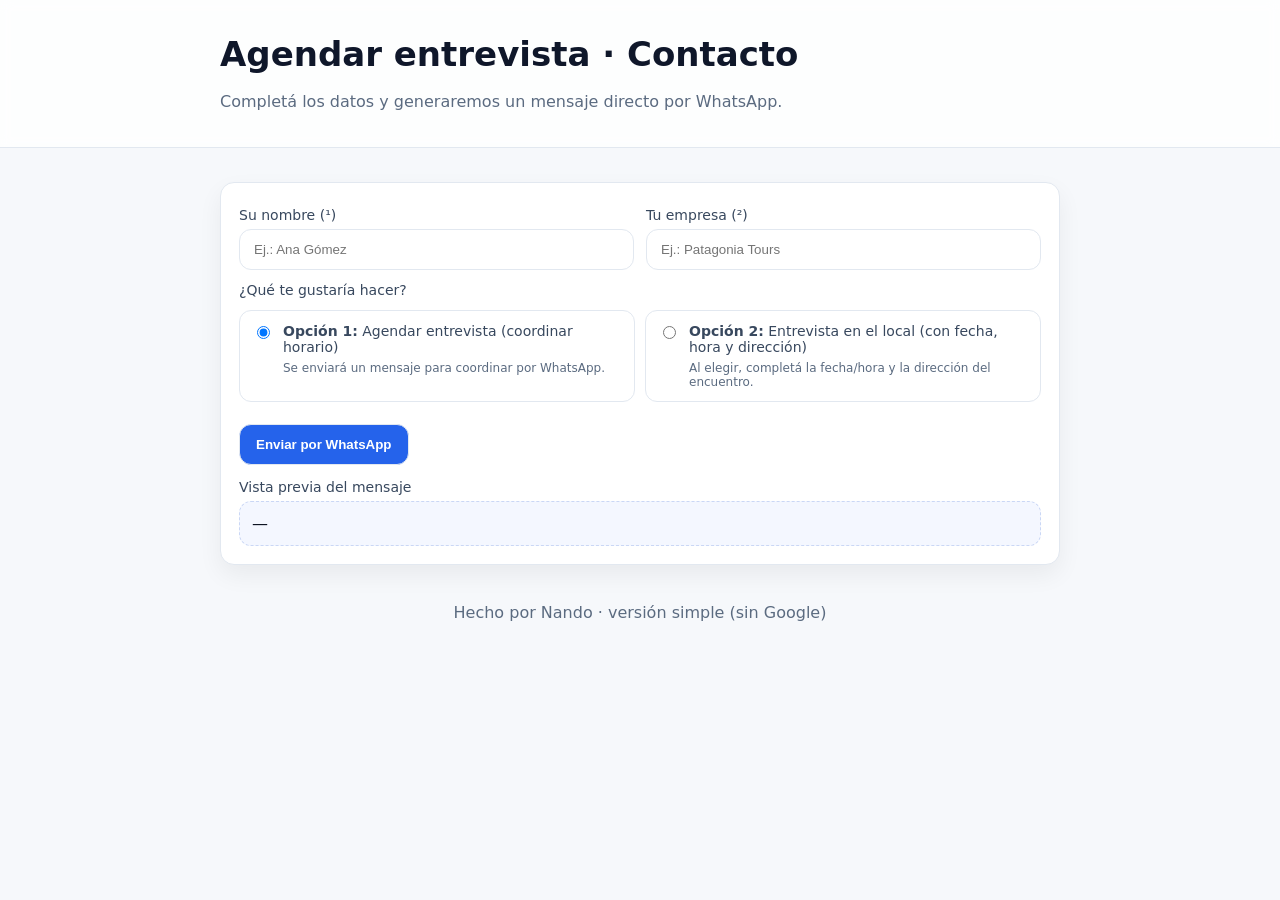
<file: index (7).html>
<!DOCTYPE html>
<html lang="es">
<head>
  <meta charset="utf-8" />
  <meta name="viewport" content="width=device-width, initial-scale=1" />
  <title>Contacto · Agendar entrevista</title>
  <style>
    :root{
      --bg:#f6f8fb; --panel:#ffffff; --ink:#0f172a; --muted:#5b6b80;
      --primary:#2563eb; --primary-weak:#e7efff; --border:#e2e8f0; --danger:#dc2626;
      --radius:14px;
    }
    *{box-sizing:border-box}
    html,body{margin:0;background:var(--bg);color:var(--ink);font-family:ui-sans-serif,system-ui,Inter,Roboto,Arial}
    .wrap{max-width:880px;margin:0 auto;padding:20px}
    header{position:sticky;top:0;z-index:3;background:rgba(255,255,255,.8);backdrop-filter:saturate(1.1) blur(6px);border-bottom:1px solid var(--border)}
    h1{margin:0;font-size:clamp(22px,3.2vw,34px);padding:14px 0}
    p.lead{color:var(--muted);margin:.25rem 0 1rem}
    .card{background:var(--panel);border:1px solid var(--border);border-radius:var(--radius);padding:18px;margin-top:14px;box-shadow:0 10px 24px rgba(2,6,23,.06)}
    label{display:block;font-size:14px;color:#38485e;margin:.4rem 0 .35rem}
    input[type="text"], input[type="date"], input[type="time"]{
      width:100%;padding:12px 14px;border-radius:12px;border:1px solid var(--border);background:#fff;color:var(--ink);outline:none
    }
    input:focus{border-color:#bdd0ff;box-shadow:0 0 0 3px var(--primary-weak)}
    .row{display:grid;grid-template-columns:1fr;gap:12px}
    @media(min-width:680px){ .row.two{grid-template-columns:1fr 1fr} }
    .options{display:grid;grid-template-columns:1fr;gap:10px;margin-top:6px}
    @media(min-width:680px){ .options{grid-template-columns:1fr 1fr} }
    .opt{display:flex;gap:10px;align-items:flex-start;border:1px solid var(--border);background:#fff;border-radius:12px;padding:12px;cursor:pointer}
    .opt input{margin-top:3px}
    .opt:hover{border-color:#c8d6ee}
    .hide{display:none}
    .help{color:var(--muted);font-size:12px;margin-top:6px}
    .btn{display:inline-flex;align-items:center;gap:8px;border:1px solid var(--border);background:var(--primary);color:#fff;padding:12px 16px;border-radius:12px;cursor:pointer;font-weight:600}
    .btn:disabled{opacity:.6;cursor:not-allowed}
    .error{color:var(--danger);font-size:13px;margin-top:6px}
    .preview{white-space:pre-wrap;background:#f4f7ff;border:1px dashed #cad7f5;border-radius:12px;padding:12px;color:#0b1220}
    footer{color:var(--muted);text-align:center;padding:18px}
  </style>
</head>
<body>
  <header>
    <div class="wrap">
      <h1>Agendar entrevista · Contacto</h1>
      <p class="lead">Completá los datos y generaremos un mensaje directo por WhatsApp.</p>
    </div>
  </header>

  <main class="wrap">
    <section class="card">
      <div class="row two">
        <div>
          <label for="nombre">Su nombre (¹)</label>
          <input id="nombre" type="text" placeholder="Ej.: Ana Gómez" autocomplete="name" />
        </div>
        <div>
          <label for="empresa">Tu empresa (²)</label>
          <input id="empresa" type="text" placeholder="Ej.: Patagonia Tours" />
        </div>
      </div>

      <label style="margin-top:12px">¿Qué te gustaría hacer?</label>
      <div class="options" role="radiogroup" aria-label="Opciones de contacto">
        <label class="opt">
          <input type="radio" name="opt" id="opt1" value="opt1" checked />
          <div>
            <div><strong>Opción 1:</strong> Agendar entrevista (coordinar horario)</div>
            <div class="help">Se enviará un mensaje para coordinar por WhatsApp.</div>
          </div>
        </label>

        <label class="opt">
          <input type="radio" name="opt" id="opt2" value="opt2" />
          <div>
            <div><strong>Opción 2:</strong> Entrevista en el local (con fecha, hora y dirección)</div>
            <div class="help">Al elegir, completá la fecha/hora y la dirección del encuentro.</div>
          </div>
        </label>
      </div>

      <div id="extra" class="hide">
        <div class="row two" style="margin-top:12px">
          <div>
            <label for="fecha">Fecha (³)</label>
            <input id="fecha" type="date" />
          </div>
          <div>
            <label for="hora">Hora</label>
            <input id="hora" type="time" />
          </div>
        </div>

        <div style="margin-top:12px">
          <label for="lugar">Local de la entrevista (⁴)</label>
          <input id="lugar" type="text" placeholder="Digite su dirección (ej.: San Martín 1234, Ushuaia)" autocomplete="street-address" />
        </div>
      </div>

      <div style="margin-top:16px">
        <button id="send" class="btn">Enviar por WhatsApp</button>
        <span id="msgError" class="error" style="display:none"></span>
      </div>

      <div style="margin-top:14px">
        <label>Vista previa del mensaje</label>
        <div id="preview" class="preview"></div>
      </div>
    </section>
  </main>

  <footer>
    Hecho por Nando · versión simple (sin Google)
  </footer>

  <script>
    const PHONE = "5492901533382"; // WhatsApp destino (sin +)
    const $ = (id)=> document.getElementById(id);

    const nombre = $("nombre");
    const empresa = $("empresa");
    const opt1 = $("opt1");
    const opt2 = $("opt2");
    const extra = $("extra");
    const fecha = $("fecha");
    const hora  = $("hora");
    const lugar = $("lugar");
    const send = $("send");
    const preview = $("preview");
    const msgError = $("msgError");

    function fmtFechaHora(d, t){
      if(!d) return "";
      const [yyyy, mm, dd] = d.split("-");
      let hh = "", m = "";
      if(t && t.includes(":")) { [hh, m] = t.split(":"); }
      if(hh && m) return `${dd}/${mm} a las ${hh}:${m}`;
      return `${dd}/${mm}`;
    }

    function buildMessage(){
      const n = (nombre.value||"").trim();
      const e = (empresa.value||"").trim();
      if(!n || !e){ return ""; }
      if(opt1.checked){
        return `Hola Nando Flores, soy ${n} hablo desde ${e}, nos gustaría agendar una entrevista a un puesto disponible. Saludos cordiales`;
      } else {
        const f = fmtFechaHora(fecha.value, hora.value);
        const l = (lugar.value||"").trim();
        if(!f || !l){ return ""; }
        return `Hola Nando Flores, soy ${n} hablo desde ${e}, nos gustaría agendar una entrevista en el local, fecha y hora: ${f}, dirección: ${l}, a un puesto disponible. Aguardo su contacto

Saludos cordiales`;
      }
    }

    function updateUI(){
      extra.classList.toggle("hide", !opt2.checked);
      preview.textContent = buildMessage() || "—";
    }

    document.querySelectorAll('input').forEach(el => {
      el.addEventListener('input', updateUI);
      el.addEventListener('change', updateUI);
    });
    document.querySelectorAll('input[name="opt"]').forEach(el=> el.addEventListener('change', updateUI));

    // Enviar por WhatsApp
    send.addEventListener('click', () => {
      msgError.style.display = "none";
      const n = nombre.value.trim();
      const e = empresa.value.trim();
      if(!n){ msgError.textContent = "Ingresá tu nombre."; msgError.style.display = "inline"; return; }
      if(!e){ msgError.textContent = "Ingresá el nombre de la empresa."; msgError.style.display = "inline"; return; }

      if(opt2.checked){
        if(!fecha.value || !hora.value){ msgError.textContent = "Elegí fecha y hora."; msgError.style.display = "inline"; return; }
        if(!lugar.value.trim()){ msgError.textContent = "Ingresá la dirección del local."; msgError.style.display = "inline"; return; }
      }

      const msg = buildMessage();
      const url = `https://wa.me/${PHONE}?text=${encodeURIComponent(msg)}`;
      window.open(url, "_blank");
    });

    // init
    updateUI();
  </script>
</body>
</html>
</file>
